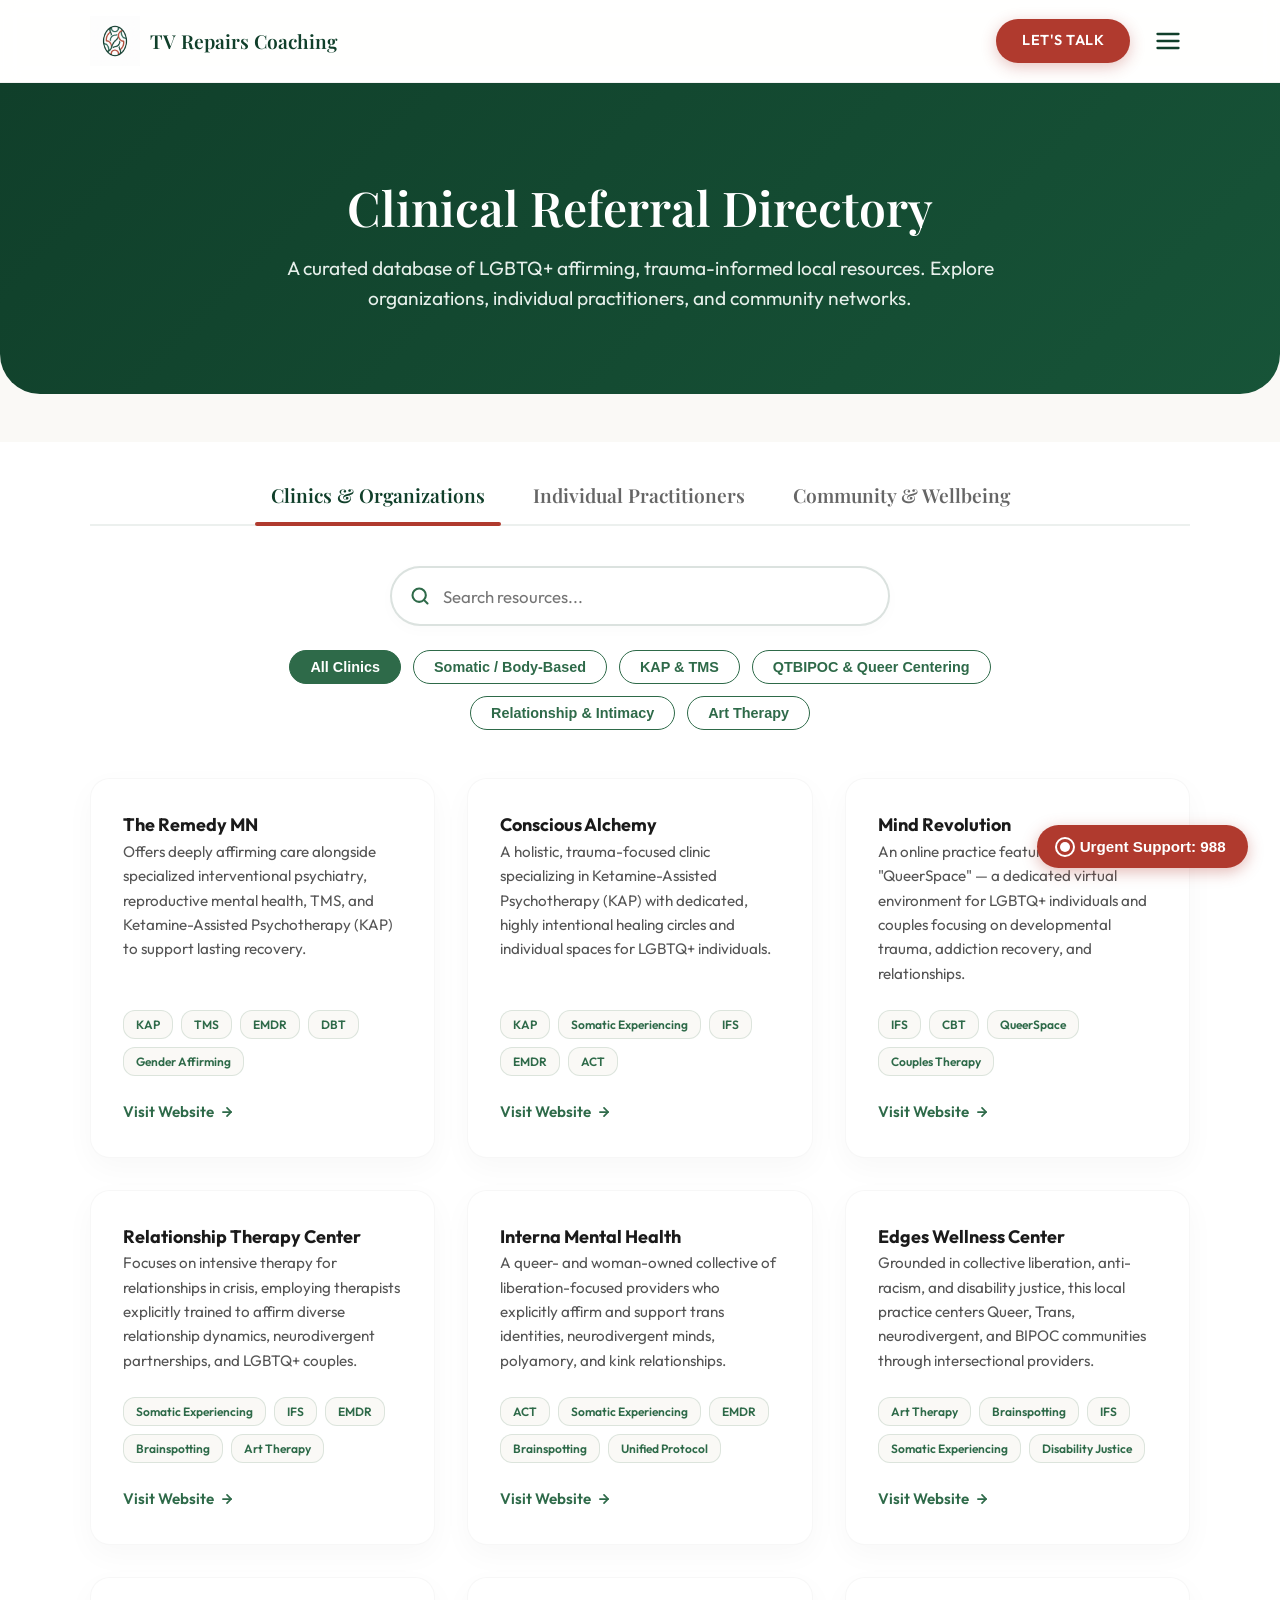
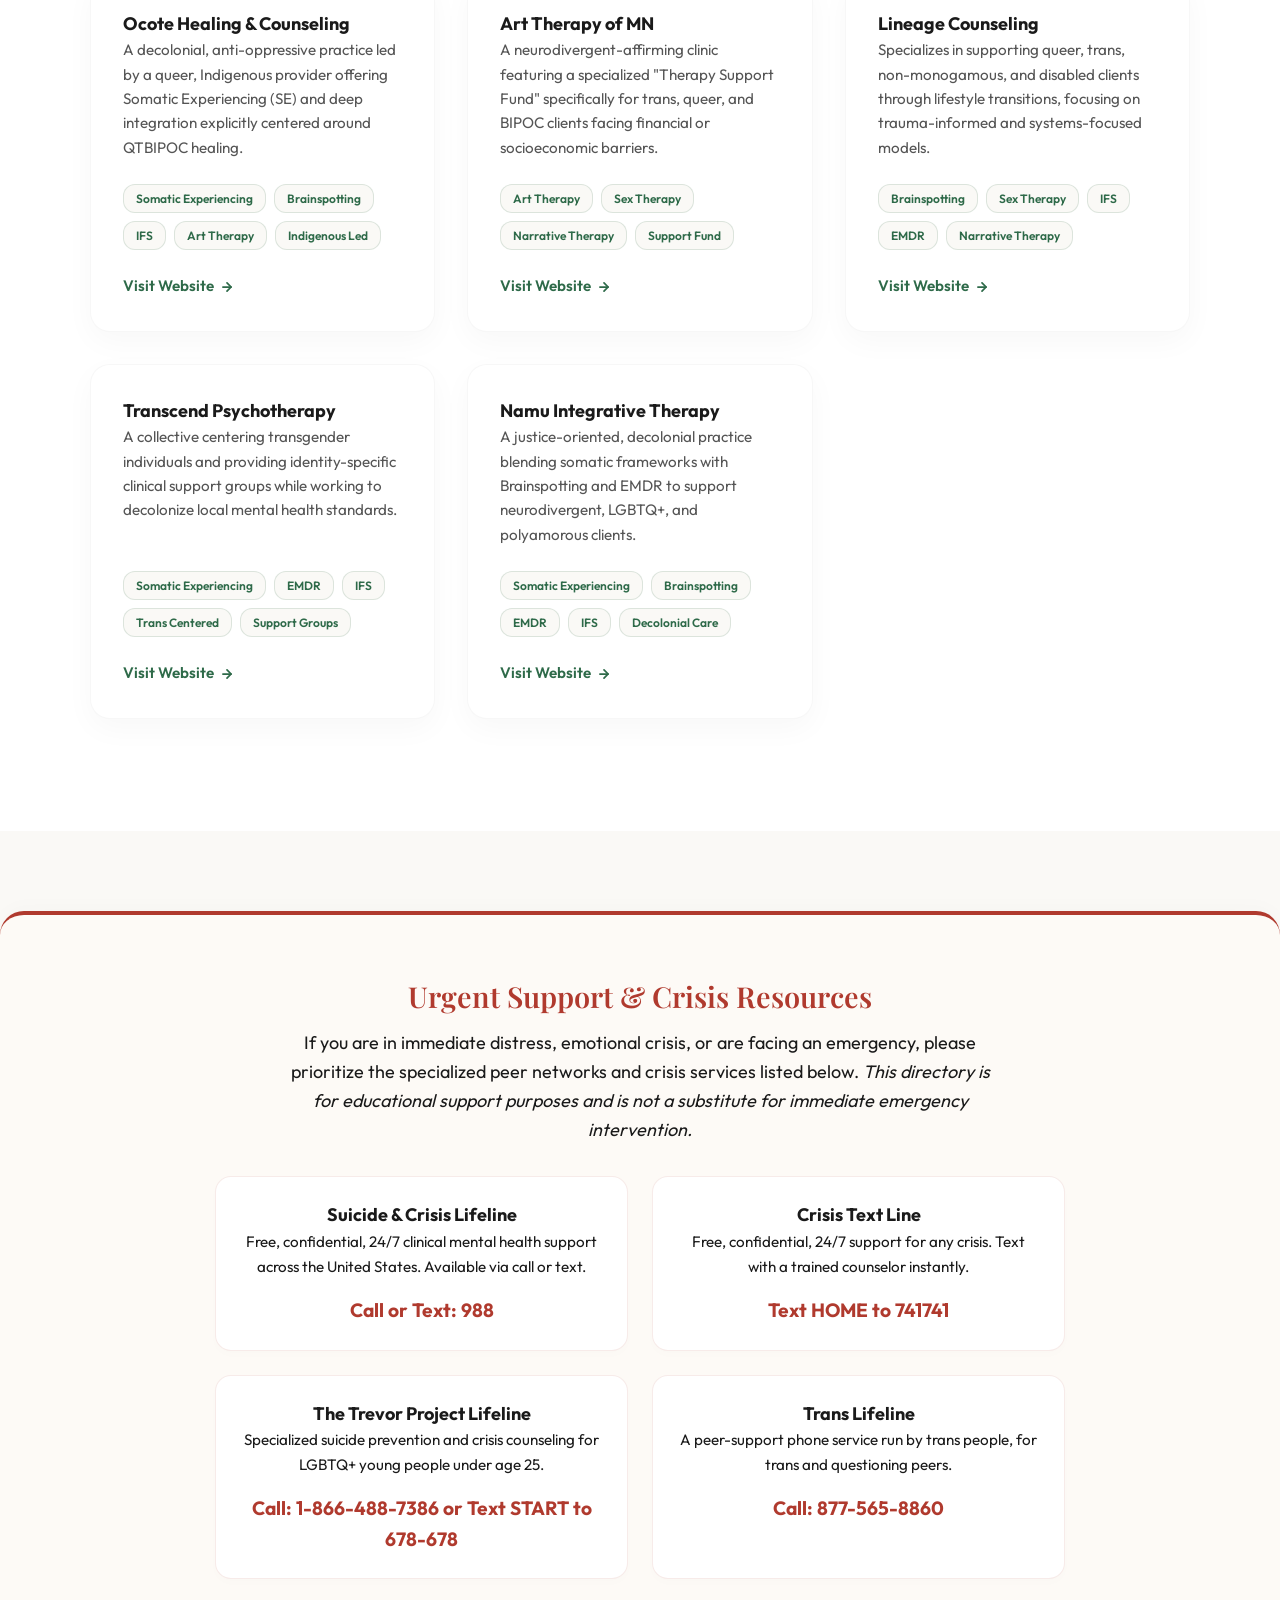
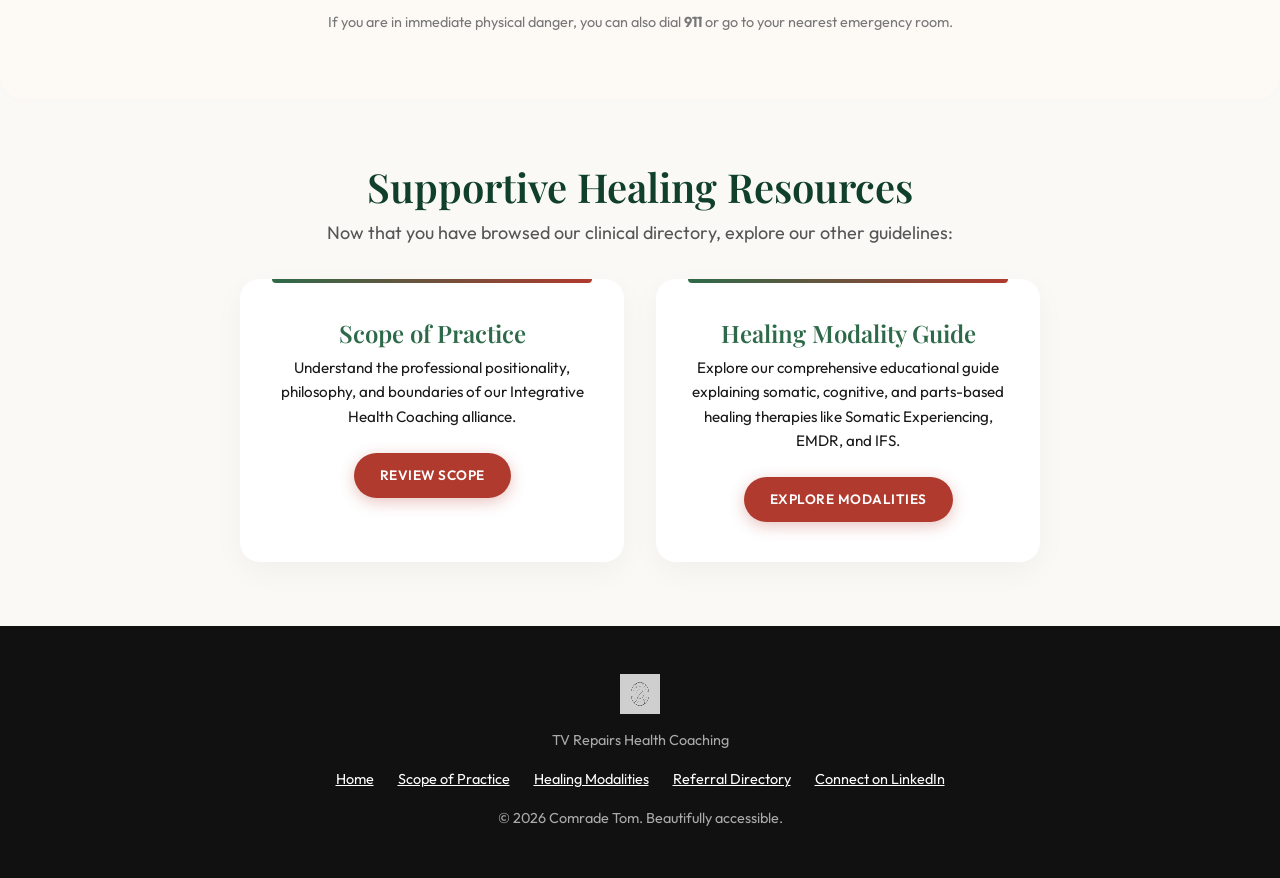
<file: referral-directory.html>
<!DOCTYPE html>
<html lang="en">
<head>
    <meta charset="UTF-8">
    <meta name="viewport" content="width=device-width, initial-scale=1.0">
    <title>Clinical Referral Directory | TV Repairs Coaching</title>
    <meta name="description" content="A curated directory of LGBTQ+ affirming, trauma-informed clinical clinics, individual practitioners, and community wellbeing resources in Minnesota.">
    <link rel="stylesheet" href="style.css">
    <link rel="stylesheet" href="scope-style.css">
    
    <!-- Favicon -->
    <link rel="icon" type="image/png" href="assets/soft_turtle_logo.png">

    <link rel="preconnect" href="https://fonts.googleapis.com">
    <link rel="preconnect" href="https://fonts.gstatic.com" crossorigin>
    <link href="https://fonts.googleapis.com/css2?family=Outfit:wght@300;400;600&family=Playfair+Display:ital,wght@0,600;1,600&display=swap" rel="stylesheet">

    <!-- Microsoft Clarity Tracking Code -->
    <script type="text/javascript">
        (function(c,l,a,r,i,t,y){
            c[a]=c[a]||function(){(c[a].q=c[a].q||[]).push(arguments)};
            t=l.createElement(r);t.async=1;t.src="https://www.clarity.ms/tag/"+i;
            y=l.getElementsByTagName(r)[0];y.parentNode.insertBefore(t,y);
        })(window,document,"clarity","script","wxhlk063t3");
    </script>

    <!-- Umami Analytics -->
    <script defer src="https://cloud.umami.is/script.js" data-website-id="bafd35c1-83fb-4030-bc0c-ec8f1645795d"></script>
</head>
<body>
    <header class="site-header">
        <div class="container header-container">
            <div class="logo">
                <a href="index.html" style="display: flex; align-items: center; gap: 10px; text-decoration: none;">
                    <img src="assets/soft_turtle_logo.png" alt="Line drawing of a sea turtle, logo for TV Repairs Health Coaching" class="logo-img">
                    <span class="logo-text">TV Repairs Coaching</span>
                </a>
            </div>
            <nav aria-label="Main Navigation" class="main-nav">
                <div class="nav-actions">
                    <a href="index.html#contact" class="btn btn-primary nav-cta">Let's Talk</a>
                    <button class="menu-toggle" id="menu-toggle" aria-label="Toggle navigation menu" aria-expanded="false" aria-controls="dropdown-menu">
                        <svg width="28" height="28" viewBox="0 0 24 24" fill="none" stroke="var(--color-green-dark)" stroke-width="2" stroke-linecap="round" stroke-linejoin="round">
                            <line x1="3" y1="12" x2="21" y2="12"></line>
                            <line x1="3" y1="6" x2="21" y2="6"></line>
                            <line x1="3" y1="18" x2="21" y2="18"></line>
                        </svg>
                    </button>
                </div>
                <!-- Dropdown Menu -->
                <div id="dropdown-menu" class="dropdown-menu">
                    <ul class="dropdown-links">
                        <li><a href="index.html#who-i-work-with">Who I Work With</a></li>
                        <li><a href="index.html#services">My Services</a></li>
                        <li><a href="index.html#process">How It Works</a></li>
                        <li style="border-top: 1px solid rgba(16, 63, 42, 0.1); margin-top: 0.5rem; padding-top: 0.5rem;"><a href="scope-of-practice.html">Scope of Practice</a></li>
                        <li><a href="healing-modalities.html">Healing Modalities</a></li>
                        <li><a href="referral-directory.html" style="color: var(--color-red-accent);">Referral Directory</a></li>
                    </ul>
                </div>
            </nav>
        </div>
    </header>

    <main>
        <!-- Hero Header -->
        <section class="scope-hero" aria-labelledby="directory-hero-title">
            <div class="container">
                <h1 id="directory-hero-title">Clinical Referral Directory</h1>
                <p>A curated database of LGBTQ+ affirming, trauma-informed local resources. Explore organizations, individual practitioners, and community networks.</p>
            </div>
        </section>

        <!-- Directory Section -->
        <section class="section bg-light" style="padding-top: 2rem;">
            <div class="container">
                
                <!-- Main Directory Tabs -->
                <div class="directory-tabs" role="tablist" aria-label="Referral sections">
                    <button class="dir-tab-btn active" role="tab" aria-selected="true" aria-controls="panel-organizations" id="tab-organizations">Clinics & Organizations</button>
                    <button class="dir-tab-btn" role="tab" aria-selected="false" aria-controls="panel-individuals" id="tab-individuals">Individual Practitioners</button>
                    <button class="dir-tab-btn" role="tab" aria-selected="false" aria-controls="panel-community" id="tab-community">Community & Wellbeing</button>
                </div>

                <!-- Search & Filters -->
                <div class="directory-controls">
                    <div class="search-wrapper">
                        <svg class="search-icon" width="20" height="20" viewBox="0 0 24 24" fill="none" stroke="currentColor" stroke-width="2.5" stroke-linecap="round" stroke-linejoin="round" aria-hidden="true">
                            <circle cx="11" cy="11" r="8"></circle>
                            <line x1="21" y1="21" x2="16.65" y2="16.65"></line>
                        </svg>
                        <input type="text" id="dir-search" class="search-input" placeholder="Search resources..." aria-label="Search referral directory">
                    </div>

                    <!-- Tab 1 Filters: Clinics & Organizations -->
                    <div class="filter-pills active-pills" id="pills-organizations" role="group" aria-label="Filter organizations by category">
                        <button class="filter-pill active" data-filter="all">All Clinics</button>
                        <button class="filter-pill" data-filter="somatic">Somatic / Body-Based</button>
                        <button class="filter-pill" data-filter="kap-tms">KAP & TMS</button>
                        <button class="filter-pill" data-filter="queer">QTBIPOC & Queer Centering</button>
                        <button class="filter-pill" data-filter="relationship">Relationship & Intimacy</button>
                        <button class="filter-pill" data-filter="art">Art Therapy</button>
                    </div>

                    <!-- Tab 2 Filters: Individual Practitioners -->
                    <div class="filter-pills" id="pills-individuals" role="group" aria-label="Filter individual practitioners by category" style="display: none;">
                        <button class="filter-pill active" data-filter="all">All Practitioners</button>
                        <button class="filter-pill" data-filter="cbt-dbt">CBT / DBT Tools</button>
                        <button class="filter-pill" data-filter="ifs-act">IFS & ACT</button>
                        <button class="filter-pill" data-filter="somatic-emdr">EMDR & Somatic</button>
                        <button class="filter-pill" data-filter="sex-intimacy">Sex & Intimacy</button>
                        <button class="filter-pill" data-filter="pre-licensed">Pre-Licensed Support</button>
                    </div>

                    <!-- Tab 3 Filters: Community Resources -->
                    <div class="filter-pills" id="pills-community" role="group" aria-label="Filter community resources by category" style="display: none;">
                        <button class="filter-pill active" data-filter="all">All Resources</button>
                        <button class="filter-pill" data-filter="advocacy-support">Advocacy & Support</button>
                        <button class="filter-pill" data-filter="recovery-spirit">Recovery & Spiritual</button>
                        <button class="filter-pill" data-filter="social-fitness">Social & Fitness</button>
                        <button class="filter-pill" data-filter="peer-urgent">Peer Support & Urgent Care</button>
                    </div>
                </div>

                <!-- Fallback "No Results" Panel -->
                <div class="no-results" id="no-results-msg" style="display: none; max-width: 800px; margin: 0 auto 2rem;">
                    <svg width="48" height="48" viewBox="0 0 24 24" fill="none" stroke="#777" stroke-width="2" stroke-linecap="round" stroke-linejoin="round" style="margin-bottom: 1rem;">
                        <circle cx="11" cy="11" r="8"></circle>
                        <line x1="21" y1="21" x2="16.65" y2="16.65"></line>
                        <line x1="8" y1="11" x2="14" y2="11"></line>
                    </svg>
                    <p>No referrals match your current search criteria.</p>
                    <button class="btn btn-primary" id="clear-filters-btn" style="padding: 0.5rem 1.5rem; font-size: 0.9rem;">Clear Search & Filters</button>
                </div>

                <!-- ================= TAB 1: CLINICS & ORGANIZATIONS ================= -->
                <div class="directory-panel active" id="panel-organizations" role="tabpanel" aria-labelledby="tab-organizations">
                    <div class="directory-grid">
                        
                        <!-- The Remedy MN -->
                        <article class="directory-card" data-tags="kap-tms somatic queer">
                            <h4>The Remedy MN</h4>
                            <p>Offers deeply affirming care alongside specialized interventional psychiatry, reproductive mental health, TMS, and Ketamine-Assisted Psychotherapy (KAP) to support lasting recovery.</p>
                            <div class="directory-badges">
                                <span class="directory-badge">KAP</span>
                                <span class="directory-badge">TMS</span>
                                <span class="directory-badge">EMDR</span>
                                <span class="directory-badge">DBT</span>
                                <span class="directory-badge">Gender Affirming</span>
                            </div>
                            <a href="https://theremedymn.com/" target="_blank" class="card-link" aria-label="Visit The Remedy MN website">
                                Visit Website 
                                <svg width="14" height="14" viewBox="0 0 24 24" fill="none" stroke="currentColor" stroke-width="3" stroke-linecap="round" stroke-linejoin="round" aria-hidden="true">
                                    <line x1="5" y1="12" x2="19" y2="12"></line>
                                    <polyline points="12 5 19 12 12 19"></polyline>
                                </svg>
                            </a>
                        </article>

                        <!-- Conscious Alchemy -->
                        <article class="directory-card" data-tags="kap-tms somatic queer">
                            <h4>Conscious Alchemy</h4>
                            <p>A holistic, trauma-focused clinic specializing in Ketamine-Assisted Psychotherapy (KAP) with dedicated, highly intentional healing circles and individual spaces for LGBTQ+ individuals.</p>
                            <div class="directory-badges">
                                <span class="directory-badge">KAP</span>
                                <span class="directory-badge">Somatic Experiencing</span>
                                <span class="directory-badge">IFS</span>
                                <span class="directory-badge">EMDR</span>
                                <span class="directory-badge">ACT</span>
                            </div>
                            <a href="https://consciousalchemy.co/" target="_blank" class="card-link" aria-label="Visit Conscious Alchemy website">
                                Visit Website 
                                <svg width="14" height="14" viewBox="0 0 24 24" fill="none" stroke="currentColor" stroke-width="3" stroke-linecap="round" stroke-linejoin="round" aria-hidden="true">
                                    <line x1="5" y1="12" x2="19" y2="12"></line>
                                    <polyline points="12 5 19 12 12 19"></polyline>
                                </svg>
                            </a>
                        </article>

                        <!-- Mind Revolution -->
                        <article class="directory-card" data-tags="queer relationship">
                            <h4>Mind Revolution</h4>
                            <p>An online practice featuring "QueerSpace" — a dedicated virtual environment for LGBTQ+ individuals and couples focusing on developmental trauma, addiction recovery, and relationships.</p>
                            <div class="directory-badges">
                                <span class="directory-badge">IFS</span>
                                <span class="directory-badge">CBT</span>
                                <span class="directory-badge">QueerSpace</span>
                                <span class="directory-badge">Couples Therapy</span>
                            </div>
                            <a href="https://www.mindrevolutiontherapy.com/" target="_blank" class="card-link" aria-label="Visit Mind Revolution website">
                                Visit Website 
                                <svg width="14" height="14" viewBox="0 0 24 24" fill="none" stroke="currentColor" stroke-width="3" stroke-linecap="round" stroke-linejoin="round" aria-hidden="true">
                                    <line x1="5" y1="12" x2="19" y2="12"></line>
                                    <polyline points="12 5 19 12 12 19"></polyline>
                                </svg>
                            </a>
                        </article>

                        <!-- Relationship Therapy Center -->
                        <article class="directory-card" data-tags="relationship somatic">
                            <h4>Relationship Therapy Center</h4>
                            <p>Focuses on intensive therapy for relationships in crisis, employing therapists explicitly trained to affirm diverse relationship dynamics, neurodivergent partnerships, and LGBTQ+ couples.</p>
                            <div class="directory-badges">
                                <span class="directory-badge">Somatic Experiencing</span>
                                <span class="directory-badge">IFS</span>
                                <span class="directory-badge">EMDR</span>
                                <span class="directory-badge">Brainspotting</span>
                                <span class="directory-badge">Art Therapy</span>
                            </div>
                            <a href="https://www.mncouplescounseling.com/" target="_blank" class="card-link" aria-label="Visit Relationship Therapy Center website">
                                Visit Website 
                                <svg width="14" height="14" viewBox="0 0 24 24" fill="none" stroke="currentColor" stroke-width="3" stroke-linecap="round" stroke-linejoin="round" aria-hidden="true">
                                    <line x1="5" y1="12" x2="19" y2="12"></line>
                                    <polyline points="12 5 19 12 12 19"></polyline>
                                </svg>
                            </a>
                        </article>

                        <!-- Interna Mental Health -->
                        <article class="directory-card" data-tags="queer somatic relationship">
                            <h4>Interna Mental Health</h4>
                            <p>A queer- and woman-owned collective of liberation-focused providers who explicitly affirm and support trans identities, neurodivergent minds, polyamory, and kink relationships.</p>
                            <div class="directory-badges">
                                <span class="directory-badge">ACT</span>
                                <span class="directory-badge">Somatic Experiencing</span>
                                <span class="directory-badge">EMDR</span>
                                <span class="directory-badge">Brainspotting</span>
                                <span class="directory-badge">Unified Protocol</span>
                            </div>
                            <a href="https://internamentalhealth.com/" target="_blank" class="card-link" aria-label="Visit Interna Mental Health website">
                                Visit Website 
                                <svg width="14" height="14" viewBox="0 0 24 24" fill="none" stroke="currentColor" stroke-width="3" stroke-linecap="round" stroke-linejoin="round" aria-hidden="true">
                                    <line x1="5" y1="12" x2="19" y2="12"></line>
                                    <polyline points="12 5 19 12 12 19"></polyline>
                                </svg>
                            </a>
                        </article>

                        <!-- Edges Wellness Center -->
                        <article class="directory-card" data-tags="queer art somatic">
                            <h4>Edges Wellness Center</h4>
                            <p>Grounded in collective liberation, anti-racism, and disability justice, this local practice centers Queer, Trans, neurodivergent, and BIPOC communities through intersectional providers.</p>
                            <div class="directory-badges">
                                <span class="directory-badge">Art Therapy</span>
                                <span class="directory-badge">Brainspotting</span>
                                <span class="directory-badge">IFS</span>
                                <span class="directory-badge">Somatic Experiencing</span>
                                <span class="directory-badge">Disability Justice</span>
                            </div>
                            <a href="https://edgeswellness.com/" target="_blank" class="card-link" aria-label="Visit Edges Wellness Center website">
                                Visit Website 
                                <svg width="14" height="14" viewBox="0 0 24 24" fill="none" stroke="currentColor" stroke-width="3" stroke-linecap="round" stroke-linejoin="round" aria-hidden="true">
                                    <line x1="5" y1="12" x2="19" y2="12"></line>
                                    <polyline points="12 5 19 12 12 19"></polyline>
                                </svg>
                            </a>
                        </article>

                        <!-- Ocote Healing & Counseling -->
                        <article class="directory-card" data-tags="queer somatic art">
                            <h4>Ocote Healing & Counseling</h4>
                            <p>A decolonial, anti-oppressive practice led by a queer, Indigenous provider offering Somatic Experiencing (SE) and deep integration explicitly centered around QTBIPOC healing.</p>
                            <div class="directory-badges">
                                <span class="directory-badge">Somatic Experiencing</span>
                                <span class="directory-badge">Brainspotting</span>
                                <span class="directory-badge">IFS</span>
                                <span class="directory-badge">Art Therapy</span>
                                <span class="directory-badge">Indigenous Led</span>
                            </div>
                            <a href="https://www.ocotehealingandcounseling.com/" target="_blank" class="card-link" aria-label="Visit Ocote Healing & Counseling website">
                                Visit Website 
                                <svg width="14" height="14" viewBox="0 0 24 24" fill="none" stroke="currentColor" stroke-width="3" stroke-linecap="round" stroke-linejoin="round" aria-hidden="true">
                                    <line x1="5" y1="12" x2="19" y2="12"></line>
                                    <polyline points="12 5 19 12 12 19"></polyline>
                                </svg>
                            </a>
                        </article>

                        <!-- Art Therapy of MN -->
                        <article class="directory-card" data-tags="art queer relationship">
                            <h4>Art Therapy of MN</h4>
                            <p>A neurodivergent-affirming clinic featuring a specialized "Therapy Support Fund" specifically for trans, queer, and BIPOC clients facing financial or socioeconomic barriers.</p>
                            <div class="directory-badges">
                                <span class="directory-badge">Art Therapy</span>
                                <span class="directory-badge">Sex Therapy</span>
                                <span class="directory-badge">Narrative Therapy</span>
                                <span class="directory-badge">Support Fund</span>
                            </div>
                            <a href="https://arttherapymn.com/" target="_blank" class="card-link" aria-label="Visit Art Therapy of MN website">
                                Visit Website 
                                <svg width="14" height="14" viewBox="0 0 24 24" fill="none" stroke="currentColor" stroke-width="3" stroke-linecap="round" stroke-linejoin="round" aria-hidden="true">
                                    <line x1="5" y1="12" x2="19" y2="12"></line>
                                    <polyline points="12 5 19 12 12 19"></polyline>
                                </svg>
                            </a>
                        </article>

                        <!-- Lineage Counseling -->
                        <article class="directory-card" data-tags="queer somatic relationship">
                            <h4>Lineage Counseling</h4>
                            <p>Specializes in supporting queer, trans, non-monogamous, and disabled clients through lifestyle transitions, focusing on trauma-informed and systems-focused models.</p>
                            <div class="directory-badges">
                                <span class="directory-badge">Brainspotting</span>
                                <span class="directory-badge">Sex Therapy</span>
                                <span class="directory-badge">IFS</span>
                                <span class="directory-badge">EMDR</span>
                                <span class="directory-badge">Narrative Therapy</span>
                            </div>
                            <a href="https://lineagecounseling.com/" target="_blank" class="card-link" aria-label="Visit Lineage Counseling website">
                                Visit Website 
                                <svg width="14" height="14" viewBox="0 0 24 24" fill="none" stroke="currentColor" stroke-width="3" stroke-linecap="round" stroke-linejoin="round" aria-hidden="true">
                                    <line x1="5" y1="12" x2="19" y2="12"></line>
                                    <polyline points="12 5 19 12 12 19"></polyline>
                                </svg>
                            </a>
                        </article>

                        <!-- Transcend Psychotherapy -->
                        <article class="directory-card" data-tags="queer somatic">
                            <h4>Transcend Psychotherapy</h4>
                            <p>A collective centering transgender individuals and providing identity-specific clinical support groups while working to decolonize local mental health standards.</p>
                            <div class="directory-badges">
                                <span class="directory-badge">Somatic Experiencing</span>
                                <span class="directory-badge">EMDR</span>
                                <span class="directory-badge">IFS</span>
                                <span class="directory-badge">Trans Centered</span>
                                <span class="directory-badge">Support Groups</span>
                            </div>
                            <a href="https://transcendpsychotherapy.com/" target="_blank" class="card-link" aria-label="Visit Transcend Psychotherapy website">
                                Visit Website 
                                <svg width="14" height="14" viewBox="0 0 24 24" fill="none" stroke="currentColor" stroke-width="3" stroke-linecap="round" stroke-linejoin="round" aria-hidden="true">
                                    <line x1="5" y1="12" x2="19" y2="12"></line>
                                    <polyline points="12 5 19 12 12 19"></polyline>
                                </svg>
                            </a>
                        </article>

                        <!-- Namu Integrative Therapy -->
                        <article class="directory-card" data-tags="somatic queer art">
                            <h4>Namu Integrative Therapy</h4>
                            <p>A justice-oriented, decolonial practice blending somatic frameworks with Brainspotting and EMDR to support neurodivergent, LGBTQ+, and polyamorous clients.</p>
                            <div class="directory-badges">
                                <span class="directory-badge">Somatic Experiencing</span>
                                <span class="directory-badge">Brainspotting</span>
                                <span class="directory-badge">EMDR</span>
                                <span class="directory-badge">IFS</span>
                                <span class="directory-badge">Decolonial Care</span>
                            </div>
                            <a href="https://www.namuintegrative.com/" target="_blank" class="card-link" aria-label="Visit Namu Integrative Therapy website">
                                Visit Website 
                                <svg width="14" height="14" viewBox="0 0 24 24" fill="none" stroke="currentColor" stroke-width="3" stroke-linecap="round" stroke-linejoin="round" aria-hidden="true">
                                    <line x1="5" y1="12" x2="19" y2="12"></line>
                                    <polyline points="12 5 19 12 12 19"></polyline>
                                </svg>
                            </a>
                        </article>

                    </div>
                </div>

                <!-- ================= TAB 2: INDIVIDUAL PRACTITIONERS ================= -->
                <div class="directory-panel" id="panel-individuals" role="tabpanel" aria-labelledby="tab-individuals">
                    <div class="directory-grid">
                        
                        <!-- Krystyna Kaminski -->
                        <article class="directory-card" data-tags="cbt-dbt">
                            <h4>Krystyna Kaminski, LGSW</h4>
                            <p>Affirms LGBTQ+ and neurodivergent (ADHD/Autism) identities through a structured, highly actionable "no-BS" approach focused on core behavioral tools for high-achievers experiencing burnout.</p>
                            <div class="directory-badges">
                                <span class="directory-badge">CBT</span>
                                <span class="directory-badge">DBT</span>
                                <span class="directory-badge">High-Achievers</span>
                                <span class="directory-badge">Neurodivergent Affirming</span>
                            </div>
                            <a href="https://www.psychologytoday.com/us/therapists/krystyna-kaminski-saint-paul-mn/1689574" target="_blank" class="card-link" aria-label="Visit Krystyna Kaminski's profile">
                                View Profile 
                                <svg width="14" height="14" viewBox="0 0 24 24" fill="none" stroke="currentColor" stroke-width="3" stroke-linecap="round" stroke-linejoin="round" aria-hidden="true">
                                    <line x1="5" y1="12" x2="19" y2="12"></line>
                                    <polyline points="12 5 19 12 12 19"></polyline>
                                </svg>
                            </a>
                        </article>

                        <!-- Samara Fairwell -->
                        <article class="directory-card" data-tags="ifs-act">
                            <h4>Samara Fairwell, LPCC</h4>
                            <p>Utilizes an explicitly feminist, decolonized therapeutic framework to support the LGBTQ+ community and "neuro-spicy" individuals navigating complex developmental trauma and menopause transitions.</p>
                            <div class="directory-badges">
                                <span class="directory-badge">IFS</span>
                                <span class="directory-badge">DBT</span>
                                <span class="directory-badge">Feminist Therapy</span>
                                <span class="directory-badge">Life Transitions</span>
                            </div>
                            <a href="https://sagentbh.com/our-providers/samara-fairwell/" target="_blank" class="card-link" aria-label="Visit Samara Fairwell's provider profile">
                                View Profile 
                                <svg width="14" height="14" viewBox="0 0 24 24" fill="none" stroke="currentColor" stroke-width="3" stroke-linecap="round" stroke-linejoin="round" aria-hidden="true">
                                    <line x1="5" y1="12" x2="19" y2="12"></line>
                                    <polyline points="12 5 19 12 12 19"></polyline>
                                </svg>
                            </a>
                        </article>

                        <!-- Rick Laska -->
                        <article class="directory-card" data-tags="sex-intimacy somatic-emdr">
                            <h4>Rick Laska, MA, LPCC</h4>
                            <p>A Certified Sex Therapist providing affirmative care for sexual identity, alternative relationship models, and intimacy, uniquely offering safe psychedelic integration support alongside traditional therapy.</p>
                            <div class="directory-badges">
                                <span class="directory-badge">Sex Therapy</span>
                                <span class="directory-badge">KAP Integration</span>
                                <span class="directory-badge">Intimacy</span>
                                <span class="directory-badge">LGBTQ+ Affirming</span>
                            </div>
                            <a href="https://www.laskatherapy.com/" target="_blank" class="card-link" aria-label="Visit Rick Laska's website">
                                Visit Website 
                                <svg width="14" height="14" viewBox="0 0 24 24" fill="none" stroke="currentColor" stroke-width="3" stroke-linecap="round" stroke-linejoin="round" aria-hidden="true">
                                    <line x1="5" y1="12" x2="19" y2="12"></line>
                                    <polyline points="12 5 19 12 12 19"></polyline>
                                </svg>
                            </a>
                        </article>

                        <!-- Jules Waligora -->
                        <article class="directory-card" data-tags="somatic-emdr sex-intimacy pre-licensed">
                            <h4>Jules Waligora, MA</h4>
                            <p>Cultivates a sex-positive, ENM/kink-affirming, and warm environment using humor to support queer and neurodivergent clients navigating misophonia, OCD, and complex dissociative trauma.</p>
                            <div class="directory-badges">
                                <span class="directory-badge">EMDR</span>
                                <span class="directory-badge">Pre-Licensed Professional</span>
                                <span class="directory-badge">Kink Affirming</span>
                                <span class="directory-badge">OCD & Trauma</span>
                            </div>
                            <p style="font-size:0.8rem; color:#888; font-style:italic; margin-top:-0.5rem; margin-bottom:1rem;">Supervised by a licensed clinical sponsor.</p>
                            <a href="https://www.psychologytoday.com/us/therapists/jules-waligora-saint-paul-mn/1606205" target="_blank" class="card-link" aria-label="Visit Jules Waligora's profile">
                                View Profile 
                                <svg width="14" height="14" viewBox="0 0 24 24" fill="none" stroke="currentColor" stroke-width="3" stroke-linecap="round" stroke-linejoin="round" aria-hidden="true">
                                    <line x1="5" y1="12" x2="19" y2="12"></line>
                                    <polyline points="12 5 19 12 12 19"></polyline>
                                </svg>
                            </a>
                        </article>

                        <!-- Augustin Kendall -->
                        <article class="directory-card" data-tags="ifs-act somatic-emdr sex-intimacy">
                            <h4>Augustin Kendall, LPCC</h4>
                            <p>Co-creates a fiercely liberatory, trauma-informed healing space rooted in Disability Justice, focusing on LGBTQ+ individuals, alternative relationship styles (kink/BDSM), and medical trauma.</p>
                            <div class="directory-badges">
                                <span class="directory-badge">IFS</span>
                                <span class="directory-badge">Brainspotting</span>
                                <span class="directory-badge">Disability Justice</span>
                                <span class="directory-badge">Medical Trauma</span>
                            </div>
                            <a href="https://augustinkendalltherapy.com/" target="_blank" class="card-link" aria-label="Visit Augustin Kendall's website">
                                Visit Website 
                                <svg width="14" height="14" viewBox="0 0 24 24" fill="none" stroke="currentColor" stroke-width="3" stroke-linecap="round" stroke-linejoin="round" aria-hidden="true">
                                    <line x1="5" y1="12" x2="19" y2="12"></line>
                                    <polyline points="12 5 19 12 12 19"></polyline>
                                </svg>
                            </a>
                        </article>

                        <!-- Alicia Losier -->
                        <article class="directory-card" data-tags="ifs-act">
                            <h4>Alicia Losier, LMFT</h4>
                            <p>Offers warm, anti-oppressive trauma-informed support specializing in helping clients navigate, gain clarity on, and safely disengage from toxic or unsupportive family cycles.</p>
                            <div class="directory-badges">
                                <span class="directory-badge">Narrative Therapy</span>
                                <span class="directory-badge">Toxic Family Cycles</span>
                                <span class="directory-badge">LMFT</span>
                            </div>
                            <a href="https://www.psychologytoday.com/us/therapists/alicia-losier-golden-valley-mn/1214722" target="_blank" class="card-link" aria-label="Visit Alicia Losier's profile">
                                View Profile 
                                <svg width="14" height="14" viewBox="0 0 24 24" fill="none" stroke="currentColor" stroke-width="3" stroke-linecap="round" stroke-linejoin="round" aria-hidden="true">
                                    <line x1="5" y1="12" x2="19" y2="12"></line>
                                    <polyline points="12 5 19 12 12 19"></polyline>
                                </svg>
                            </a>
                        </article>

                        <!-- Anna Blonigen -->
                        <article class="directory-card" data-tags="ifs-act pre-licensed">
                            <h4>Anna Blonigen, MS</h4>
                            <p>A queer, nonbinary pre-licensed professional offering a deeply compassionate, identity-affirming space to help LGBTQ+ individuals process anxiety, shame, and transition stressors.</p>
                            <div class="directory-badges">
                                <span class="directory-badge">ACT</span>
                                <span class="directory-badge">Pre-Licensed Professional</span>
                                <span class="directory-badge">Queer & Nonbinary</span>
                            </div>
                            <p style="font-size:0.8rem; color:#888; font-style:italic; margin-top:-0.5rem; margin-bottom:1rem;">Supervised by a licensed clinical sponsor.</p>
                            <a href="https://www.luxwellnessmn.com/anna-blonigen" target="_blank" class="card-link" aria-label="Visit Anna Blonigen's profile">
                                View Profile 
                                <svg width="14" height="14" viewBox="0 0 24 24" fill="none" stroke="currentColor" stroke-width="3" stroke-linecap="round" stroke-linejoin="round" aria-hidden="true">
                                    <line x1="5" y1="12" x2="19" y2="12"></line>
                                    <polyline points="12 5 19 12 12 19"></polyline>
                                </svg>
                            </a>
                        </article>

                        <!-- Hannah Bech -->
                        <article class="directory-card" data-tags="sex-intimacy pre-licensed">
                            <h4>Hannah Bech, BA</h4>
                            <p>Grounded in reproductive justice, Hannah co-creates affirming counseling spaces focusing on LGBTQ+ couples, neurodivergent (ADHD) partnerships, and perinatal mental health transitions.</p>
                            <div class="directory-badges">
                                <span class="directory-badge">Couples Counseling</span>
                                <span class="directory-badge">Perinatal Health</span>
                                <span class="directory-badge">Pre-Licensed Professional</span>
                                <span class="directory-badge">Reproductive Justice</span>
                            </div>
                            <p style="font-size:0.8rem; color:#888; font-style:italic; margin-top:-0.5rem; margin-bottom:1rem;">Supervised by a licensed clinical sponsor.</p>
                            <a href="https://mnmentalhealthconsulting.com/hannah-bech/" target="_blank" class="card-link" aria-label="Visit Hannah Bech's profile">
                                View Profile 
                                <svg width="14" height="14" viewBox="0 0 24 24" fill="none" stroke="currentColor" stroke-width="3" stroke-linecap="round" stroke-linejoin="round" aria-hidden="true">
                                    <line x1="5" y1="12" x2="19" y2="12"></line>
                                    <polyline points="12 5 19 12 12 19"></polyline>
                                </svg>
                            </a>
                        </article>

                        <!-- Olivia Bates -->
                        <article class="directory-card" data-tags="somatic-emdr pre-licensed">
                            <h4>Olivia Bates, MA</h4>
                            <p>Actively welcomes polyamorous structures, LGBTQ+ partners, and interracial relationships, utilizing body-based somatic experiencing and Brainspotting to support complex family dynamics.</p>
                            <div class="directory-badges">
                                <span class="directory-badge">Brainspotting</span>
                                <span class="directory-badge">Somatic Experiencing</span>
                                <span class="directory-badge">Pre-Licensed Professional</span>
                                <span class="directory-badge">Relational Systems</span>
                            </div>
                            <p style="font-size:0.8rem; color:#888; font-style:italic; margin-top:-0.5rem; margin-bottom:1rem;">Supervised by a licensed clinical sponsor.</p>
                            <a href="https://www.psychologytoday.com/us/therapists/olivia-bates-new-brighton-mn/1317732" target="_blank" class="card-link" aria-label="Visit Olivia Bates' profile">
                                View Profile 
                                <svg width="14" height="14" viewBox="0 0 24 24" fill="none" stroke="currentColor" stroke-width="3" stroke-linecap="round" stroke-linejoin="round" aria-hidden="true">
                                    <line x1="5" y1="12" x2="19" y2="12"></line>
                                    <polyline points="12 5 19 12 12 19"></polyline>
                                </svg>
                            </a>
                        </article>

                    </div>
                </div>

                <!-- ================= TAB 3: COMMUNITY RESOURCES ================= -->
                <div class="directory-panel" id="panel-community" role="tabpanel" aria-labelledby="tab-community">
                    <div class="directory-grid">
                        
                        <!-- OutFront Minnesota -->
                        <article class="directory-card" data-tags="advocacy-support">
                            <h4>OutFront Minnesota</h4>
                            <p>Minnesota's leading LGBTQ+ advocacy organization providing direct anti-violence advocacy helplines, gender equity support, training resources, and community safety services.</p>
                            <div class="directory-badges">
                                <span class="directory-badge">Advocacy Helpline</span>
                                <span class="directory-badge">Anti-Violence</span>
                                <span class="directory-badge">Community Safety</span>
                            </div>
                            <a href="https://www.outfront.org/" target="_blank" class="card-link" aria-label="Visit OutFront Minnesota website">
                                Visit Website 
                                <svg width="14" height="14" viewBox="0 0 24 24" fill="none" stroke="currentColor" stroke-width="3" stroke-linecap="round" stroke-linejoin="round" aria-hidden="true">
                                    <line x1="5" y1="12" x2="19" y2="12"></line>
                                    <polyline points="12 5 19 12 12 19"></polyline>
                                </svg>
                            </a>
                        </article>

                        <!-- MN LGBTQ+ Therapists Network -->
                        <article class="directory-card" data-tags="advocacy-support peer-urgent">
                            <h4>MN LGBTQ+ Therapists</h4>
                            <p>A professional membership organization providing a public, highly searchable directory of queer-affirming mental health therapists and supportive clinical referrals across Minnesota.</p>
                            <div class="directory-badges">
                                <span class="directory-badge">Therapist Finder</span>
                                <span class="directory-badge">Queer Network</span>
                                <span class="directory-badge">Referrals Database</span>
                            </div>
                            <a href="https://lgbttherapists.wildapricot.org/" target="_blank" class="card-link" aria-label="Visit MN LGBTQ+ Therapists Network website">
                                Visit Website 
                                <svg width="14" height="14" viewBox="0 0 24 24" fill="none" stroke="currentColor" stroke-width="3" stroke-linecap="round" stroke-linejoin="round" aria-hidden="true">
                                    <line x1="5" y1="12" x2="19" y2="12"></line>
                                    <polyline points="12 5 19 12 12 19"></polyline>
                                </svg>
                            </a>
                        </article>

                        <!-- Gender Expansive Nutrition -->
                        <article class="directory-card" data-tags="advocacy-support">
                            <h4>Gender Expansive Nutrition</h4>
                            <p>Highly specialized nutrition and body image support specifically tailored for trans, nonbinary, and gender-diverse individuals exploring dysphoria and peaceful food relationships.</p>
                            <div class="directory-badges">
                                <span class="directory-badge">Nutrition Support</span>
                                <span class="directory-badge">Trans Affirming</span>
                                <span class="directory-badge">Body Dysphoria Care</span>
                            </div>
                            <a href="https://genderexpansivenutrition.com/" target="_blank" class="card-link" aria-label="Visit Gender Expansive Nutrition website">
                                Visit Website 
                                <svg width="14" height="14" viewBox="0 0 24 24" fill="none" stroke="currentColor" stroke-width="3" stroke-linecap="round" stroke-linejoin="round" aria-hidden="true">
                                    <line x1="5" y1="12" x2="19" y2="12"></line>
                                    <polyline points="12 5 19 12 12 19"></polyline>
                                </svg>
                            </a>
                        </article>

                        <!-- All God’s Children Metropolitan Community Church -->
                        <article class="directory-card" data-tags="recovery-spirit">
                            <h4>All God’s Children MCC</h4>
                            <p>A vibrant, long-standing spiritual community in Minneapolis established explicitly for and by LGBTQ+ individuals to foster faith, spiritual wellness, and collective advocacy.</p>
                            <div class="directory-badges">
                                <span class="directory-badge">Spiritual Wellness</span>
                                <span class="directory-badge">Affirming Faith</span>
                                <span class="directory-badge">Twin Cities Local</span>
                            </div>
                            <a href="https://www.agcmcc.org/" target="_blank" class="card-link" aria-label="Visit All God's Children MCC website">
                                Visit Website 
                                <svg width="14" height="14" viewBox="0 0 24 24" fill="none" stroke="currentColor" stroke-width="3" stroke-linecap="round" stroke-linejoin="round" aria-hidden="true">
                                    <line x1="5" y1="12" x2="19" y2="12"></line>
                                    <polyline points="12 5 19 12 12 19"></polyline>
                                </svg>
                            </a>
                        </article>

                        <!-- Out and Sober MN -->
                        <article class="directory-card" data-tags="recovery-spirit advocacy-support">
                            <h4>Out and Sober MN</h4>
                            <p>A specialized LGBTQ+ organization helping create drug-and-alcohol-free social connections, peer mentorship, and sober activities for queer individuals in addiction recovery.</p>
                            <div class="directory-badges">
                                <span class="directory-badge">Sober Connections</span>
                                <span class="directory-badge">Addiction Recovery</span>
                                <span class="directory-badge">Peer Support</span>
                            </div>
                            <a href="https://outsobermn.org/" target="_blank" class="card-link" aria-label="Visit Out and Sober MN website">
                                Visit Website 
                                <svg width="14" height="14" viewBox="0 0 24 24" fill="none" stroke="currentColor" stroke-width="3" stroke-linecap="round" stroke-linejoin="round" aria-hidden="true">
                                    <line x1="5" y1="12" x2="19" y2="12"></line>
                                    <polyline points="12 5 19 12 12 19"></polyline>
                                </svg>
                            </a>
                        </article>

                        <!-- Stonewall Sports - Twin Cities -->
                        <article class="directory-card" data-tags="social-fitness">
                            <h4>Stonewall Sports Twin Cities</h4>
                            <p>An active LGBTQ+ community sports and social league providing recreational leagues (kickball, dodgeball, etc.) to support both physical wellness and peer connections.</p>
                            <div class="directory-badges">
                                <span class="directory-badge">Social Leagues</span>
                                <span class="directory-badge">Physical Wellness</span>
                                <span class="directory-badge">Peer Connection</span>
                            </div>
                            <a href="https://sites.google.com/stonewallsports.org/stonewallsportstwincities" target="_blank" class="card-link" aria-label="Visit Stonewall Sports Twin Cities website">
                                Visit Website 
                                <svg width="14" height="14" viewBox="0 0 24 24" fill="none" stroke="currentColor" stroke-width="3" stroke-linecap="round" stroke-linejoin="round" aria-hidden="true">
                                    <line x1="5" y1="12" x2="19" y2="12"></line>
                                    <polyline points="12 5 19 12 12 19"></polyline>
                                </svg>
                            </a>
                        </article>

                        <!-- Minnesota Warmline -->
                        <article class="directory-card" data-tags="peer-urgent">
                            <h4>Minnesota Warmline</h4>
                            <p>A specialized, non-emergency telephone support line offering free peer-to-peer mental health support, active listening, and recovery resources from certified specialists.</p>
                            <div class="directory-badges">
                                <span class="directory-badge">Peer Support</span>
                                <span class="directory-badge">Non-Emergency Line</span>
                                <span class="directory-badge">Free Call or Text</span>
                            </div>
                            <p style="font-weight:600; color:var(--color-green-dark); font-size:0.95rem; margin-top:-0.5rem; margin-bottom:1.5rem;">Call 855-WARMLINE or text "Support" to 85511</p>
                            <a href="https://mentalhealthmn.org/what-we-do/peer-support/minnesota-warmline/" target="_blank" class="card-link" aria-label="Visit Minnesota Warmline website">
                                Visit Website 
                                <svg width="14" height="14" viewBox="0 0 24 24" fill="none" stroke="currentColor" stroke-width="3" stroke-linecap="round" stroke-linejoin="round" aria-hidden="true">
                                    <line x1="5" y1="12" x2="19" y2="12"></line>
                                    <polyline points="12 5 19 12 12 19"></polyline>
                                </svg>
                            </a>
                        </article>

                        <!-- Walk-In Counseling Center -->
                        <article class="directory-card" data-tags="peer-urgent">
                            <h4>Walk-In Counseling Center</h4>
                            <p>Provides free, urgent, and completely anonymous mental health counseling services in the Twin Cities. Ideal for uninsured or underinsured people needing immediate therapeutic support.</p>
                            <div class="directory-badges">
                                <span class="directory-badge">Free Urgent Care</span>
                                <span class="directory-badge">No Insurance Required</span>
                                <span class="directory-badge">Walk-In & Online</span>
                            </div>
                            <a href="https://walkin.org" target="_blank" class="card-link" aria-label="Visit Walk-In Counseling Center website">
                                Visit Website 
                                <svg width="14" height="14" viewBox="0 0 24 24" fill="none" stroke="currentColor" stroke-width="3" stroke-linecap="round" stroke-linejoin="round" aria-hidden="true">
                                    <line x1="5" y1="12" x2="19" y2="12"></line>
                                    <polyline points="12 5 19 12 12 19"></polyline>
                                </svg>
                            </a>
                        </article>

                        <!-- Quatrefoil Library -->
                        <article class="directory-card" data-tags="social-fitness advocacy-support">
                            <h4>Quatrefoil Library</h4>
                            <p>A community-centered LGBTQ+ library in Minneapolis hosting thousands of books, historical archives, and literature alongside regular queer social gatherings and groups.</p>
                            <div class="directory-badges">
                                <span class="directory-badge">Queer Literature</span>
                                <span class="directory-badge">Archives</span>
                                <span class="directory-badge">Social Gatherings</span>
                            </div>
                            <a href="https://qlibrary.org/" target="_blank" class="card-link" aria-label="Visit Quatrefoil Library website">
                                Visit Website 
                                <svg width="14" height="14" viewBox="0 0 24 24" fill="none" stroke="currentColor" stroke-width="3" stroke-linecap="round" stroke-linejoin="round" aria-hidden="true">
                                    <line x1="5" y1="12" x2="19" y2="12"></line>
                                    <polyline points="12 5 19 12 12 19"></polyline>
                                </svg>
                            </a>
                        </article>

                    </div>
                </div>

            </div>
        </section>

        <!-- Crisis / Urgent Support Banner Section -->
        <section class="crisis-section" aria-labelledby="crisis-title">
            <div class="container crisis-box">
                <h3 id="crisis-title">Urgent Support & Crisis Resources</h3>
                <p style="text-align: center; max-width: 700px; margin: 0 auto 2rem; line-height: 1.6;">If you are in immediate distress, emotional crisis, or are facing an emergency, please prioritize the specialized peer networks and crisis services listed below. <em>This directory is for educational support purposes and is not a substitute for immediate emergency intervention.</em></p>
                
                <div class="crisis-grid">
                    <!-- National Lifeline -->
                    <article class="crisis-card">
                        <h4>Suicide & Crisis Lifeline</h4>
                        <p>Free, confidential, 24/7 clinical mental health support across the United States. Available via call or text.</p>
                        <strong>Call or Text: 988</strong>
                    </article>

                    <!-- Crisis Text Line -->
                    <article class="crisis-card">
                        <h4>Crisis Text Line</h4>
                        <p>Free, confidential, 24/7 support for any crisis. Text with a trained counselor instantly.</p>
                        <strong>Text HOME to 741741</strong>
                    </article>

                    <!-- Trevor Project -->
                    <article class="crisis-card">
                        <h4>The Trevor Project Lifeline</h4>
                        <p>Specialized suicide prevention and crisis counseling for LGBTQ+ young people under age 25.</p>
                        <strong>Call: 1-866-488-7386 or Text START to 678-678</strong>
                    </article>

                    <!-- Trans Lifeline -->
                    <article class="crisis-card">
                        <h4>Trans Lifeline</h4>
                        <p>A peer-support phone service run by trans people, for trans and questioning peers.</p>
                        <strong>Call: 877-565-8860</strong>
                    </article>
                </div>

                <p style="text-align: center; font-size: 0.9rem; color: #777; margin-top: 2rem;">If you are in immediate physical danger, you can also dial <strong>911</strong> or go to your nearest emergency room.</p>
            </div>
        </section>

        <!-- Transition Call to Action Banner -->
        <section class="section" aria-labelledby="cta-transition-title" style="padding-top: 4rem; padding-bottom: 4rem;">
            <div class="container text-center">
                <h2 id="cta-transition-title" class="section-title">Supportive Healing Resources</h2>
                <p class="section-subtitle" style="margin-bottom: 2rem;">Now that you have browsed our clinical directory, explore our other guidelines:</p>
                <div class="grid cards" style="max-width: 800px; margin: 0 auto;">
                    <article class="card who-card" style="padding: 2.5rem 2rem; border-radius: 20px;">
                        <h3 style="color: var(--color-green-med);">Scope of Practice</h3>
                        <p style="font-size: 0.95rem; line-height: 1.6; margin-bottom: 1.5rem;">Understand the professional positionality, philosophy, and boundaries of our Integrative Health Coaching alliance.</p>
                        <a href="scope-of-practice.html" class="btn btn-primary" style="display: inline-block; font-size: 0.85rem; padding: 0.6rem 1.5rem;">Review Scope</a>
                    </article>
                    <article class="card who-card" style="padding: 2.5rem 2rem; border-radius: 20px;">
                        <h3 style="color: var(--color-green-med);">Healing Modality Guide</h3>
                        <p style="font-size: 0.95rem; line-height: 1.6; margin-bottom: 1.5rem;">Explore our comprehensive educational guide explaining somatic, cognitive, and parts-based healing therapies like Somatic Experiencing, EMDR, and IFS.</p>
                        <a href="healing-modalities.html" class="btn btn-primary" style="display: inline-block; font-size: 0.85rem; padding: 0.6rem 1.5rem;">Explore Modalities</a>
                    </article>
                </div>
            </div>
        </section>
    </main>

    <footer class="site-footer">
        <div class="container footer-content">
            <div class="footer-brand">
                <img src="assets/soft_turtle_logo.png" alt="Footer Logo" class="footer-logo">
                <p>TV Repairs Health Coaching</p>
            </div>
            <div class="footer-links" style="margin-top: 1rem; margin-bottom: 1rem; display: flex; justify-content: center; gap: 1.5rem; flex-wrap: wrap;">
                <a href="index.html" style="color: white; text-decoration: underline; font-size: 0.9rem;">Home</a>
                <a href="scope-of-practice.html" style="color: white; text-decoration: underline; font-size: 0.9rem;">Scope of Practice</a>
                <a href="healing-modalities.html" style="color: white; text-decoration: underline; font-size: 0.9rem;">Healing Modalities</a>
                <a href="referral-directory.html" style="color: white; text-decoration: underline; font-size: 0.9rem;">Referral Directory</a>
                <a href="https://www.linkedin.com/in/tom-vance-06584116/?lipi=urn%3Ali%3Apage%3Ad_flagship3_profile_view_base_contact_details%3BsKXPUxMFS1q%2FR0RGr6CwKg%3D%3D" target="_blank" style="color: white; text-decoration: underline; font-size: 0.9rem;">Connect on LinkedIn</a>
            </div>
            <p>&copy; <span id="year">2026</span> Comrade Tom. Beautifully accessible.</p>
        </div>
    </footer>

    <script>
        document.getElementById('year').textContent = new Date().getFullYear();

        // Menu Toggle
        document.getElementById('menu-toggle').addEventListener('click', function() {
            const menu = document.getElementById('dropdown-menu');
            const isExpanded = this.getAttribute('aria-expanded') === 'true';
            
            this.setAttribute('aria-expanded', !isExpanded);
            menu.classList.toggle('show');
        });

        // Close menu if clicking outside
        document.addEventListener('click', function(event) {
            const nav = document.querySelector('.main-nav');
            const menuToggle = document.getElementById('menu-toggle');
            const dropdownMenu = document.getElementById('dropdown-menu');
            
            if (nav && dropdownMenu && !nav.contains(event.target) && dropdownMenu.classList.contains('show')) {
                dropdownMenu.classList.remove('show');
                menuToggle.setAttribute('aria-expanded', 'false');
            }
        });

        // Tab Switching Logic
        const tabBtns = document.querySelectorAll('.dir-tab-btn');
        const panels = document.querySelectorAll('.directory-panel');
        const filterSets = document.querySelectorAll('.filter-pills');
        const searchInput = document.getElementById('dir-search');

        let activeTab = 'organizations'; // 'organizations', 'individuals', or 'community'
        let activeFilters = {
            organizations: 'all',
            individuals: 'all',
            community: 'all'
        };
        let searchQuery = '';

        tabBtns.forEach(btn => {
            btn.addEventListener('click', function() {
                const targetPanelId = this.getAttribute('aria-controls');
                
                // Switch Tab active class
                tabBtns.forEach(b => {
                    b.classList.remove('active');
                    b.setAttribute('aria-selected', 'false');
                });
                this.classList.add('active');
                this.setAttribute('aria-selected', 'true');

                // Switch Panel active class
                panels.forEach(p => p.classList.remove('active'));
                const targetPanel = document.getElementById(targetPanelId);
                targetPanel.classList.add('active');

                // Switch Filter Pills active class
                filterSets.forEach(fs => fs.style.display = 'none');
                
                activeTab = targetPanelId.replace('panel-', '');
                const targetFilterSet = document.getElementById('pills-' + activeTab);
                targetFilterSet.style.display = 'flex';

                // Reset search and apply filters
                searchInput.value = '';
                searchQuery = '';
                
                // Reset this tab's filter pill to "All"
                const activeTabPills = targetFilterSet.querySelectorAll('.filter-pill');
                activeTabPills.forEach(p => p.classList.remove('active'));
                targetFilterSet.querySelector('.filter-pill[data-filter="all"]').classList.add('active');
                activeFilters[activeTab] = 'all';

                filterDirectory();
            });
        });

        // Search & Filter Execution
        function filterDirectory() {
            const currentPanel = document.getElementById('panel-' + activeTab);
            const currentCards = currentPanel.querySelectorAll('.directory-card');
            const currentFilter = activeFilters[activeTab];
            const noResultsElement = document.getElementById('no-results-msg');

            let visibleCount = 0;
            
            currentCards.forEach(card => {
                const tags = card.getAttribute('data-tags') || '';
                const title = card.querySelector('h4').textContent.toLowerCase();
                const description = card.querySelector('p').textContent.toLowerCase();
                const badges = Array.from(card.querySelectorAll('.directory-badge'))
                                    .map(badge => badge.textContent.toLowerCase());
                
                const searchMatch = title.includes(searchQuery) || 
                                    description.includes(searchQuery) || 
                                    badges.some(badge => badge.includes(searchQuery));
                                    
                const tagMatch = (currentFilter === 'all') || tags.includes(currentFilter);
                
                if (searchMatch && tagMatch) {
                    card.style.display = 'flex';
                    visibleCount++;
                } else {
                    card.style.display = 'none';
                }
            });

            if (visibleCount === 0) {
                noResultsElement.style.display = 'block';
            } else {
                noResultsElement.style.display = 'none';
            }
        }

        // Search Input Listener
        searchInput.addEventListener('input', function(e) {
            searchQuery = e.target.value.toLowerCase().trim();
            filterDirectory();
        });

        // Filter Pills Click Listener (Delegated for all pill sets)
        document.querySelectorAll('.filter-pill').forEach(pill => {
            pill.addEventListener('click', function() {
                const pillContainer = this.parentElement;
                const siblingPills = pillContainer.querySelectorAll('.filter-pill');
                
                siblingPills.forEach(p => p.classList.remove('active'));
                this.classList.add('active');
                
                activeFilters[activeTab] = this.getAttribute('data-filter');
                filterDirectory();
            });
        });

        // Clear Filters Action
        document.getElementById('clear-filters-btn').addEventListener('click', function() {
            searchInput.value = '';
            searchQuery = '';
            
            const currentFilterSet = document.getElementById('pills-' + activeTab);
            const siblingPills = currentFilterSet.querySelectorAll('.filter-pill');
            
            siblingPills.forEach(p => p.classList.remove('active'));
            currentFilterSet.querySelector('.filter-pill[data-filter="all"]').classList.add('active');
            
            activeFilters[activeTab] = 'all';
            filterDirectory();
        });
    </script>

    <!-- Floating Crisis Support Widget -->
    <div class="crisis-widget-container" id="crisis-widget">
        <button class="crisis-widget-trigger" aria-label="Show emergency support details" aria-expanded="false" aria-controls="crisis-widget-card">
            <span class="pulse-dot"></span>
            <span class="trigger-text">Urgent Support: 988</span>
        </button>
        <div class="crisis-widget-card" id="crisis-widget-card" role="region" aria-label="Suicide & Crisis Lifeline information">
            <button class="crisis-widget-close" aria-label="Close crisis information">&times;</button>
            <h4 class="crisis-title">Suicide & Crisis Lifeline</h4>
            <p class="crisis-desc">Free, confidential, 24/7 clinical mental health support. Available via call or text.</p>
            <div class="crisis-actions">
                <a href="tel:988" class="crisis-action-btn btn-call">Call 988</a>
                <a href="sms:988" class="crisis-action-btn btn-text">Text 988</a>
            </div>
            <button class="crisis-widget-hide-btn" aria-label="Hide this widget during your visit">Hide for this visit</button>
        </div>
    </div>

    <script>
        (function() {
            const widgetContainer = document.getElementById('crisis-widget');
            if (!widgetContainer) return;

            // Check sessionStorage on load
            if (sessionStorage.getItem('hide-crisis-widget') === 'true') {
                widgetContainer.style.display = 'none';
                return;
            }

            const widgetTrigger = widgetContainer.querySelector('.crisis-widget-trigger');
            const widgetClose = widgetContainer.querySelector('.crisis-widget-close');
            const hideBtn = widgetContainer.querySelector('.crisis-widget-hide-btn');

            let dragStarted = false;
            let isDragging = false;
            let startX, startY;
            let initialLeft, initialTop;

            // Drag support for desktop
            widgetTrigger.addEventListener('mousedown', function(e) {
                if (e.button !== 0) return; // Left click only
                
                dragStarted = true;
                isDragging = false;
                startX = e.clientX;
                startY = e.clientY;
                
                const rect = widgetContainer.getBoundingClientRect();
                initialLeft = rect.left;
                initialTop = rect.top;
            });

            document.addEventListener('mousemove', function(e) {
                if (!dragStarted) return;
                
                const dx = e.clientX - startX;
                const dy = e.clientY - startY;
                
                if (Math.abs(dx) > 5 || Math.abs(dy) > 5) {
                    isDragging = true;
                    widgetContainer.classList.add('dragging');
                    
                    widgetContainer.style.bottom = 'auto';
                    widgetContainer.style.right = 'auto';
                    
                    let newLeft = initialLeft + dx;
                    let newTop = initialTop + dy;
                    
                    const pad = 10;
                    const widgetWidth = widgetContainer.offsetWidth;
                    const widgetHeight = widgetContainer.offsetHeight;
                    
                    newLeft = Math.max(pad, Math.min(newLeft, window.innerWidth - widgetWidth - pad));
                    newTop = Math.max(pad, Math.min(newTop, window.innerHeight - widgetHeight - pad));
                    
                    widgetContainer.style.left = newLeft + 'px';
                    widgetContainer.style.top = newTop + 'px';
                }
            });

            document.addEventListener('mouseup', function() {
                if (dragStarted) {
                    dragStarted = false;
                    setTimeout(() => {
                        widgetContainer.classList.remove('dragging');
                    }, 50);
                }
            });

            // Toggle Card Visibility (Avoid trigger on drag release)
            widgetTrigger.addEventListener('click', function(e) {
                e.stopPropagation();
                if (isDragging) {
                    isDragging = false;
                    return;
                }
                const isActive = widgetContainer.classList.contains('active');
                if (isActive) {
                    widgetContainer.classList.remove('active');
                    widgetTrigger.setAttribute('aria-expanded', 'false');
                } else {
                    widgetContainer.classList.add('active');
                    widgetTrigger.setAttribute('aria-expanded', 'true');
                }
            });

            // Close actions
            widgetClose.addEventListener('click', function(e) {
                e.stopPropagation();
                widgetContainer.classList.remove('active');
                widgetTrigger.setAttribute('aria-expanded', 'false');
            });

            document.addEventListener('click', function(event) {
                if (!widgetContainer.contains(event.target)) {
                    widgetContainer.classList.remove('active');
                    widgetTrigger.setAttribute('aria-expanded', 'false');
                }
            });

            // Hide Widget for this visit
            hideBtn.addEventListener('click', function(e) {
                e.stopPropagation();
                if (confirm("Would you like to hide this urgent support shortcut for the rest of your visit? It will reappear next time you visit our site, and you can always find 988 in our Referral Directory.")) {
                    sessionStorage.setItem('hide-crisis-widget', 'true');
                    widgetContainer.style.display = 'none';
                }
            });
        })();
    </script>
</body>
</html>
</file>
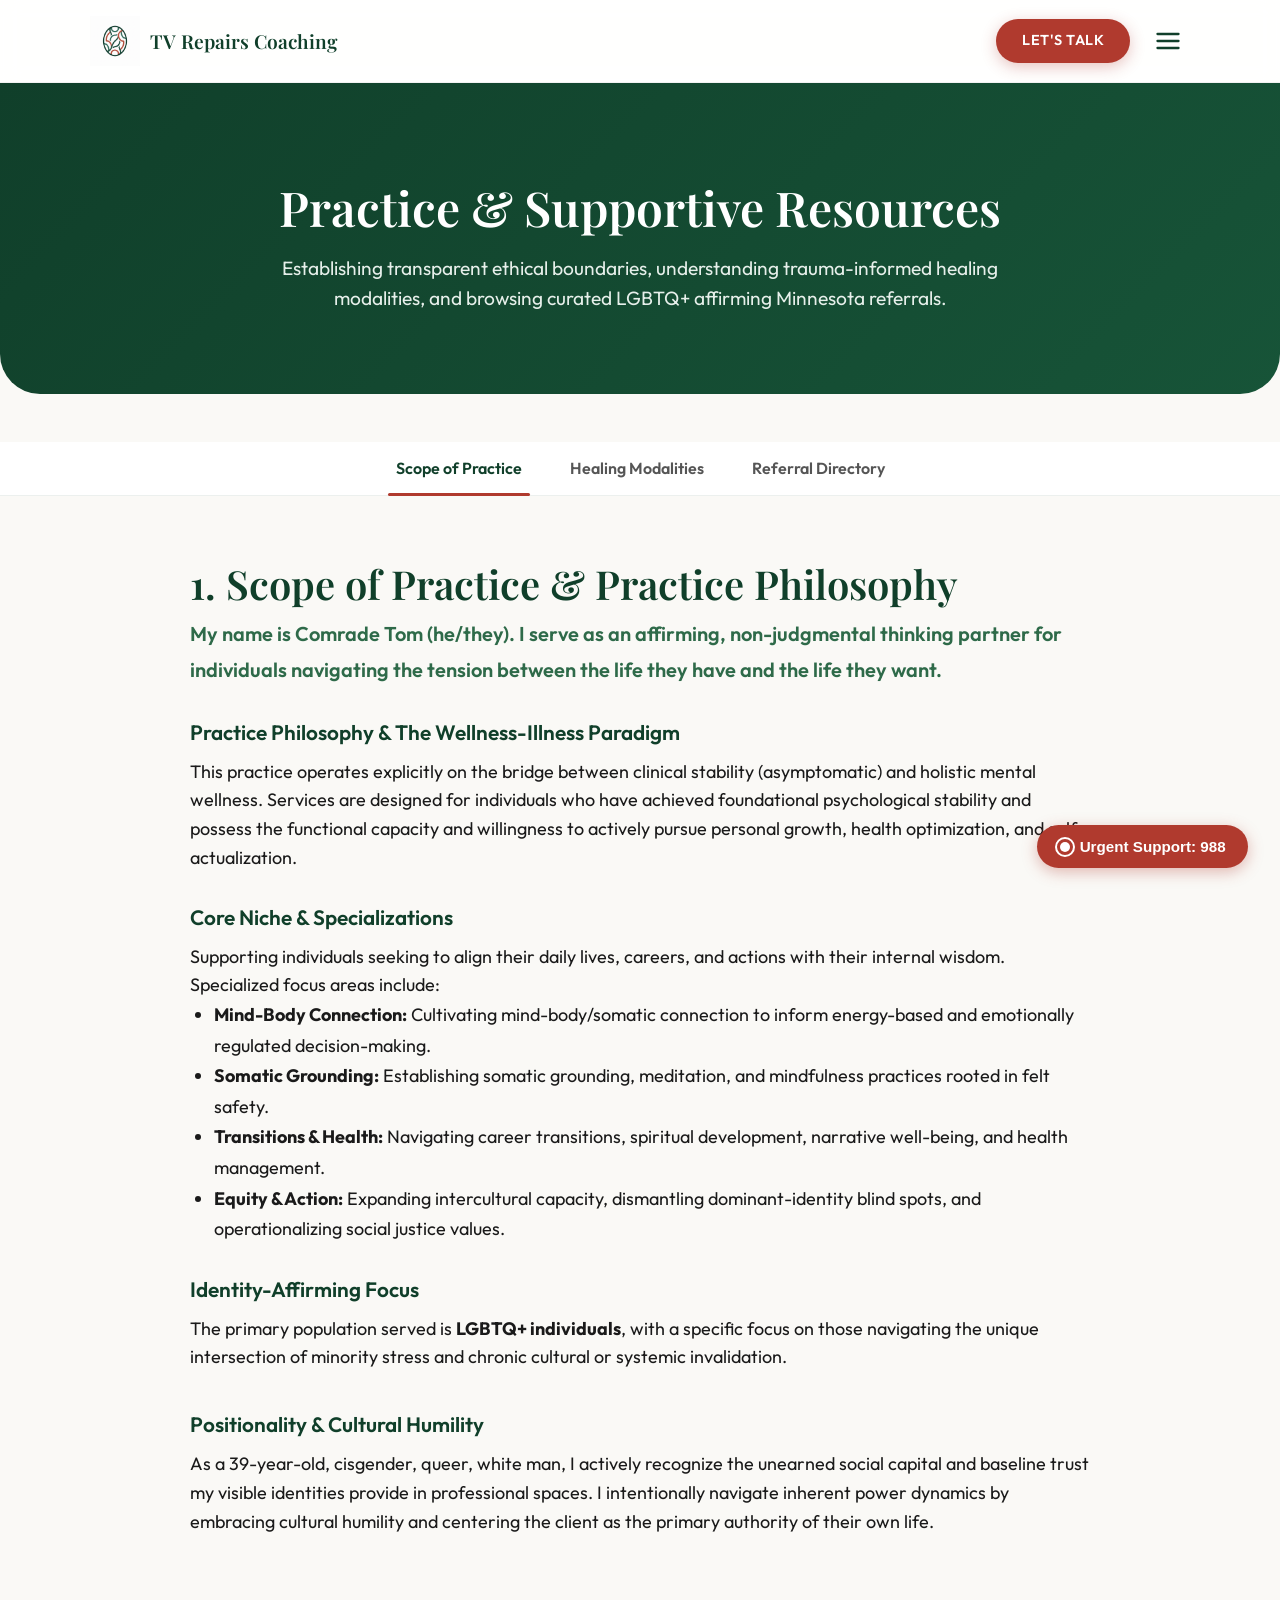
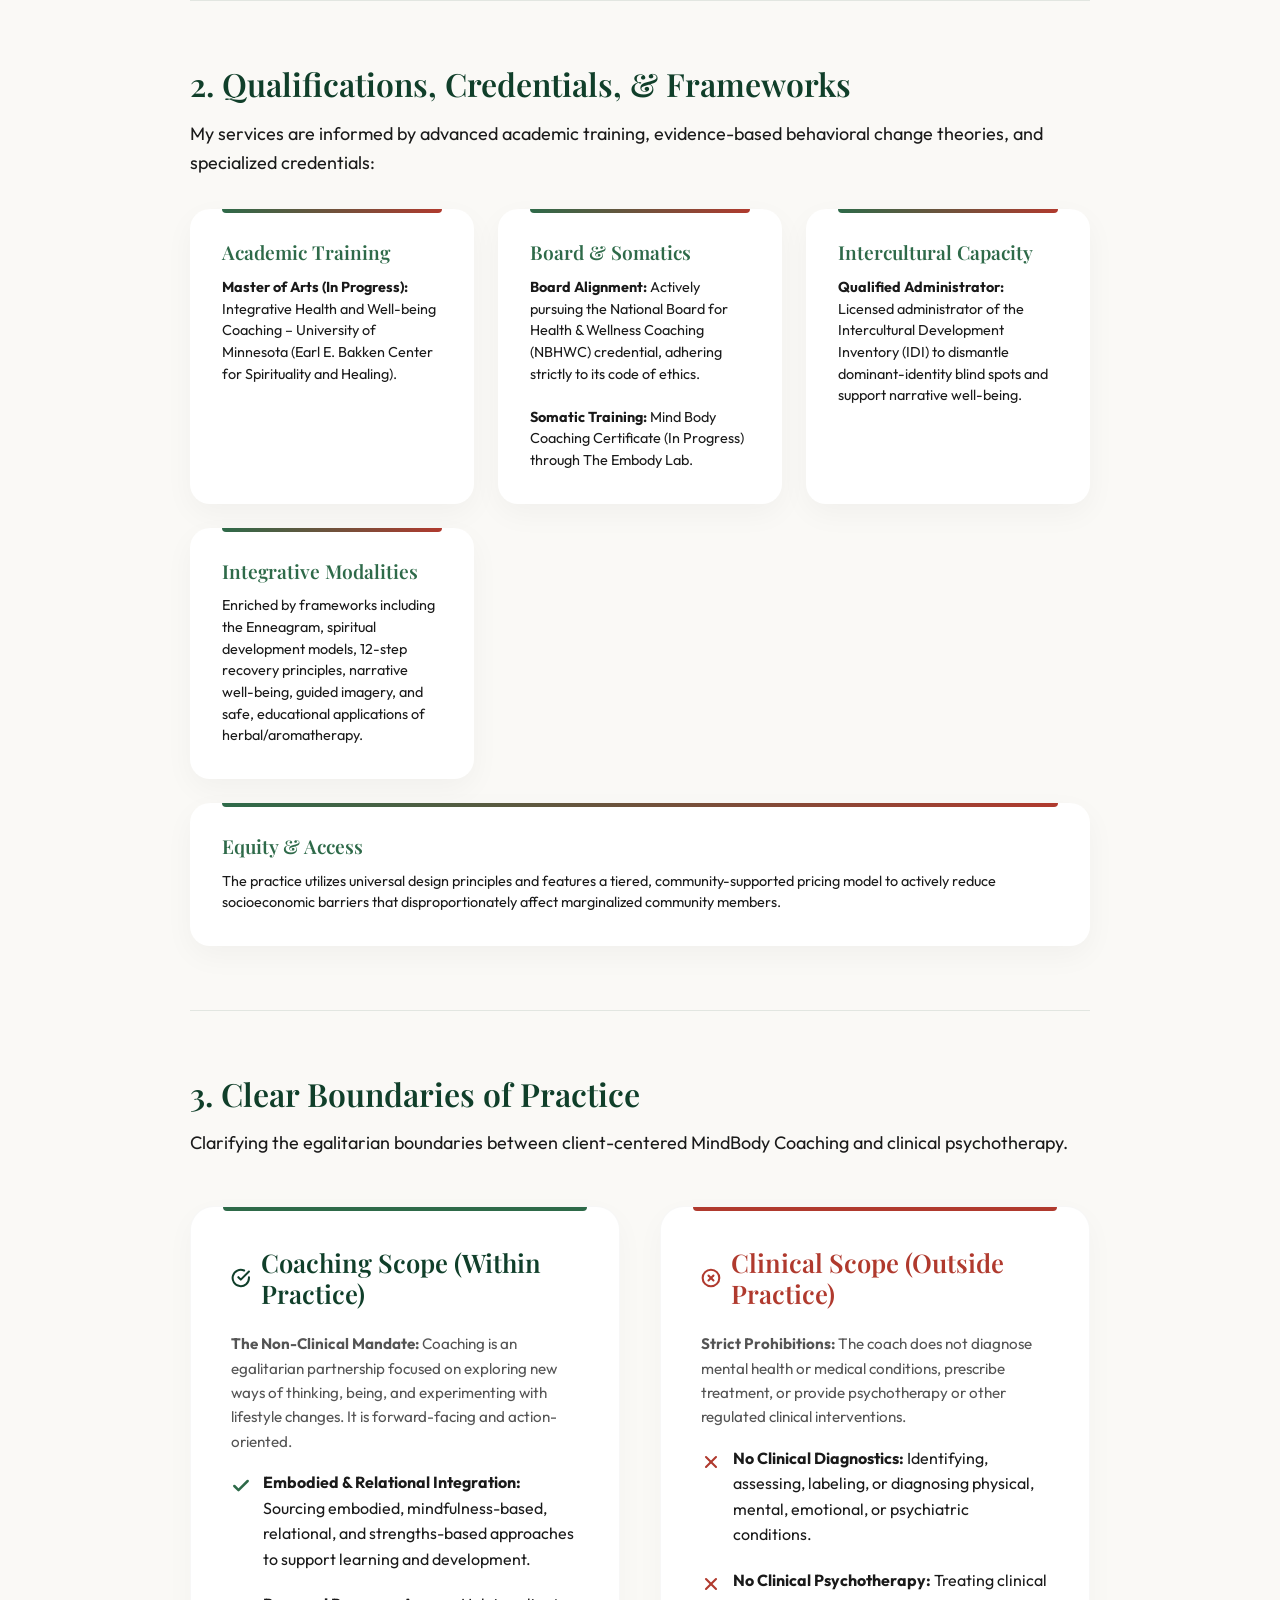
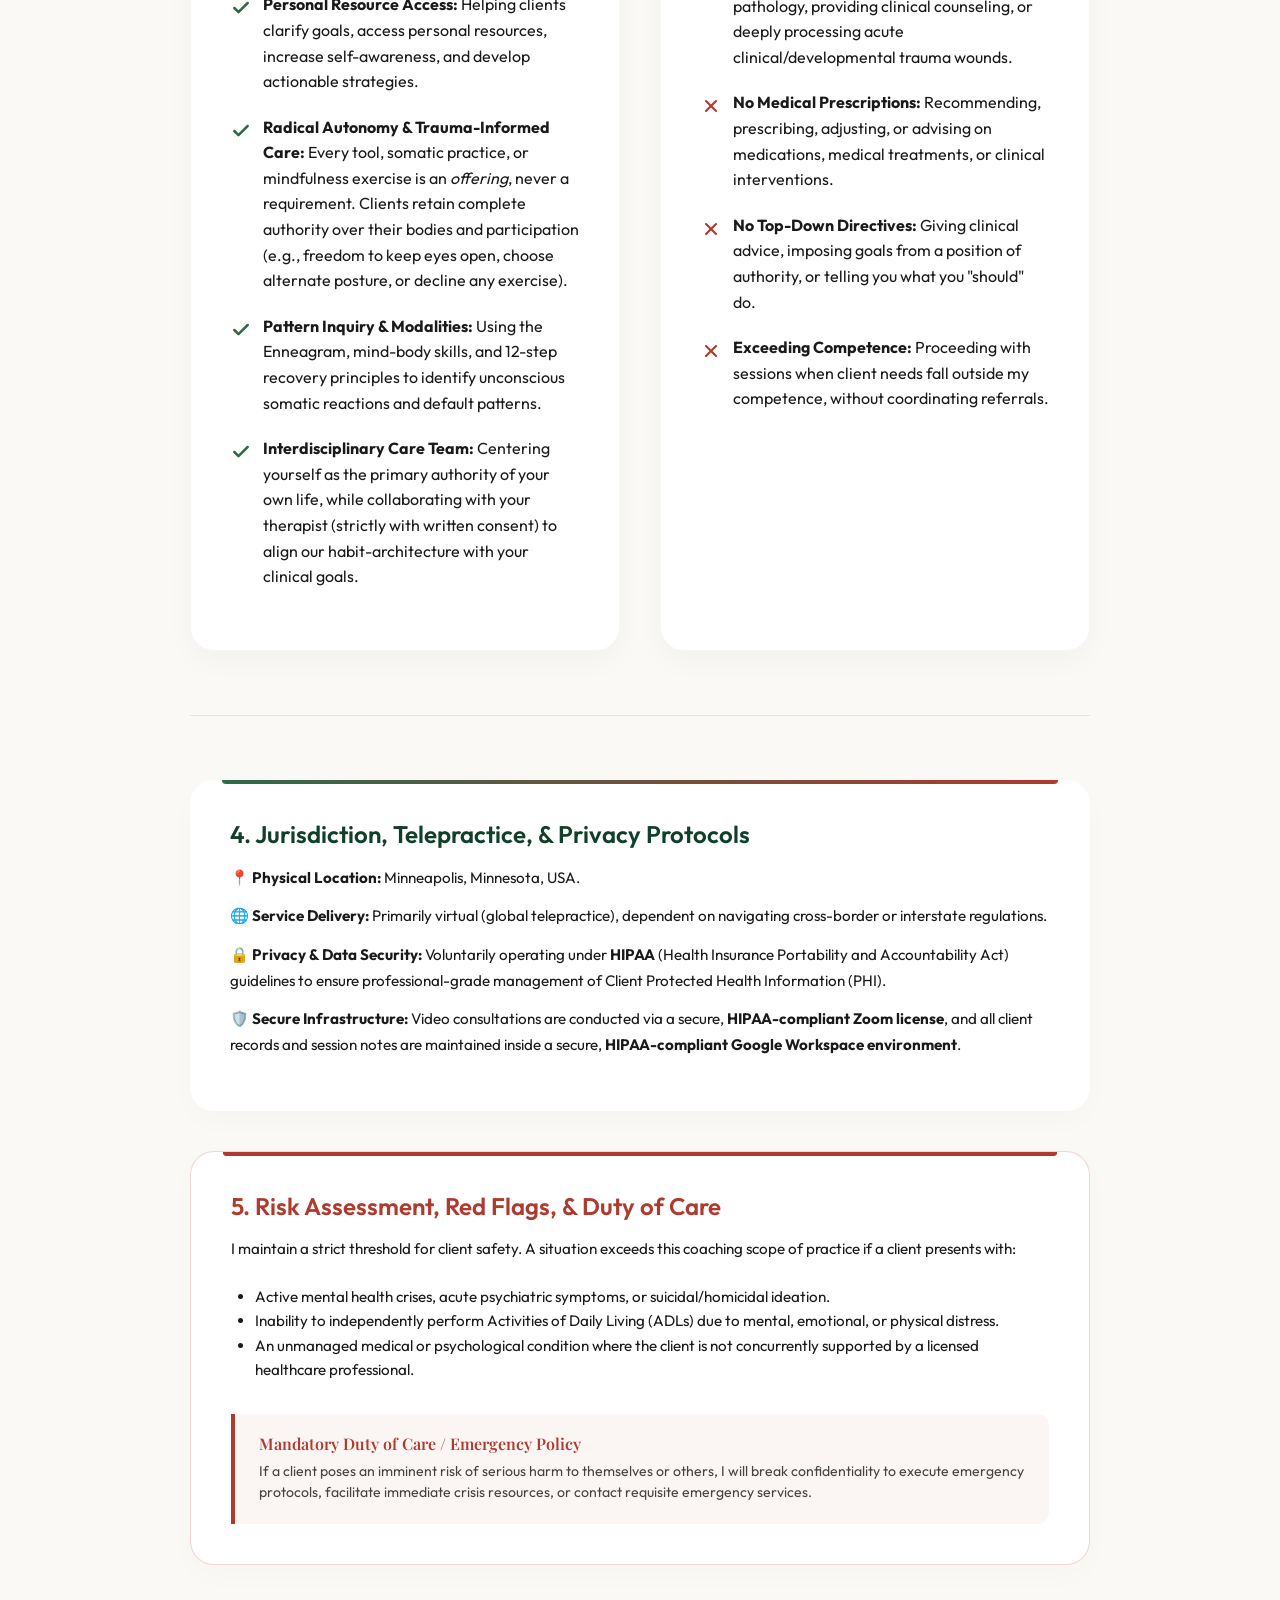
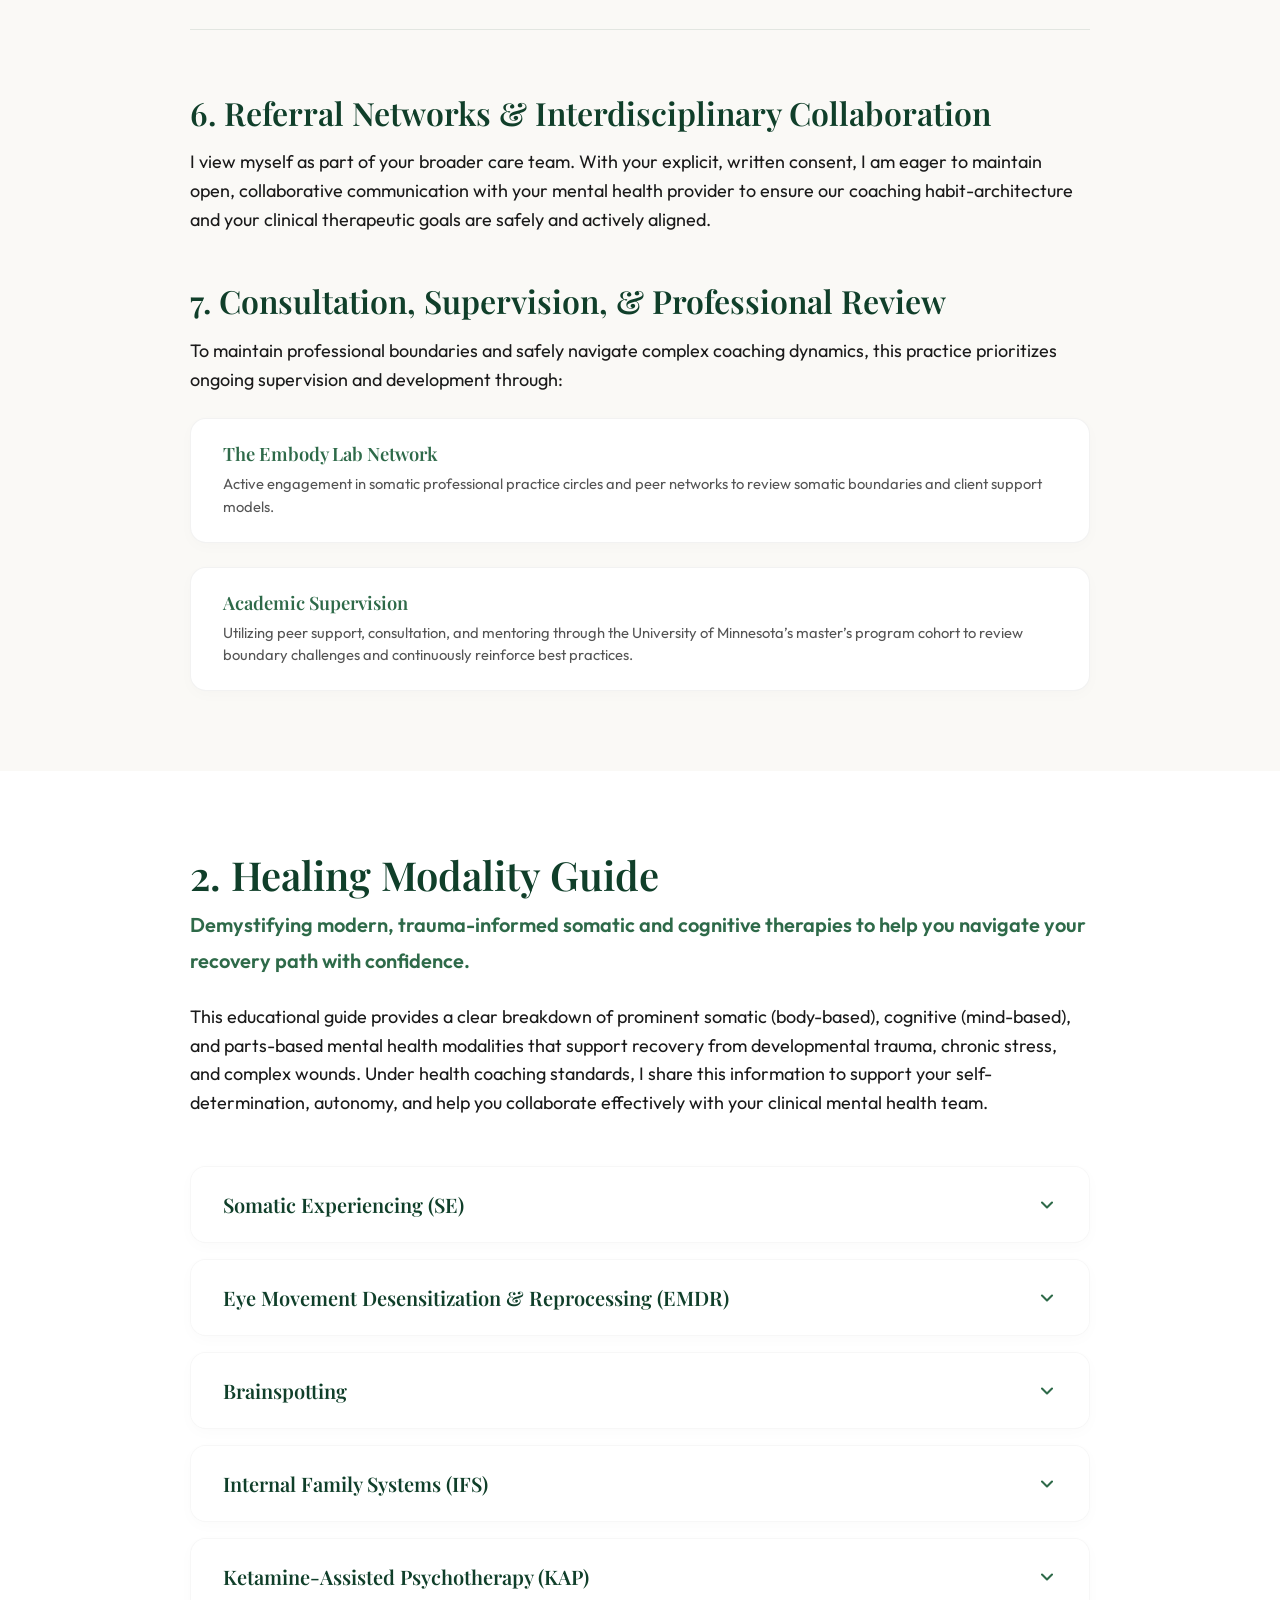
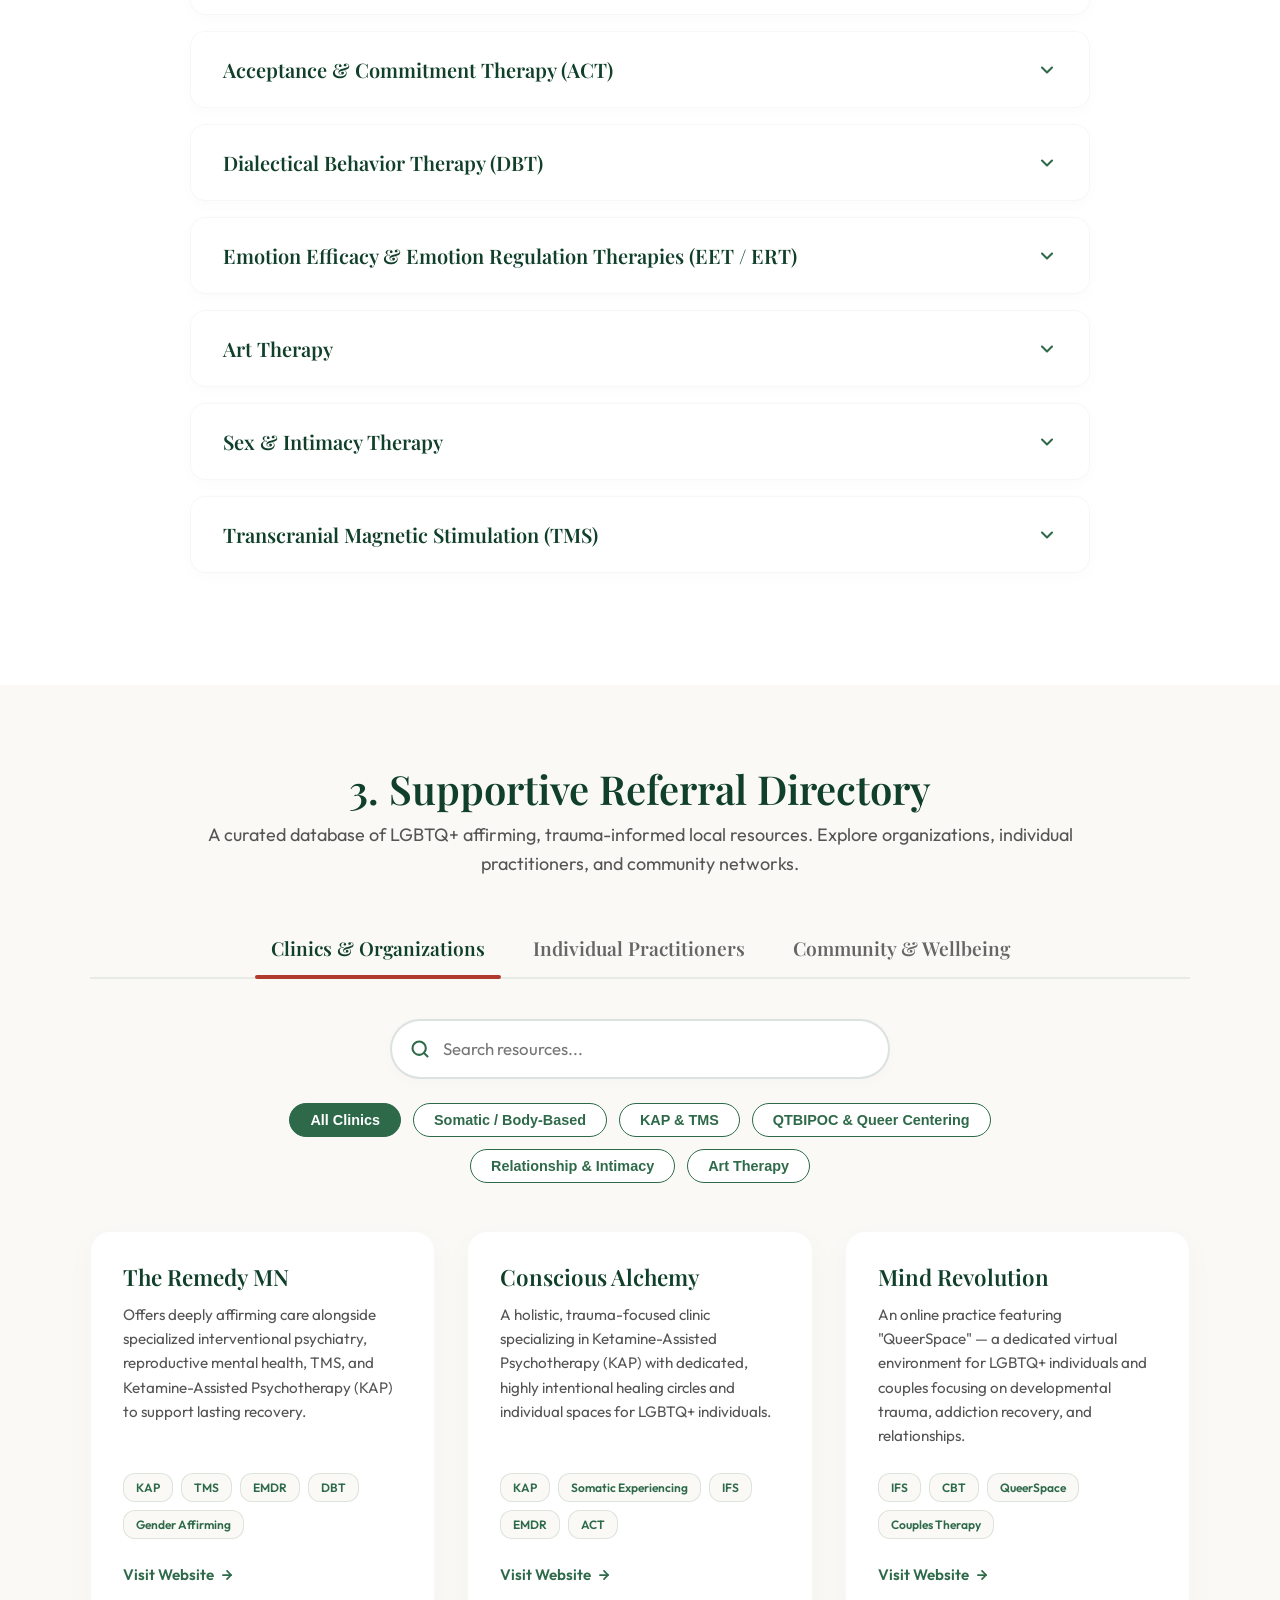
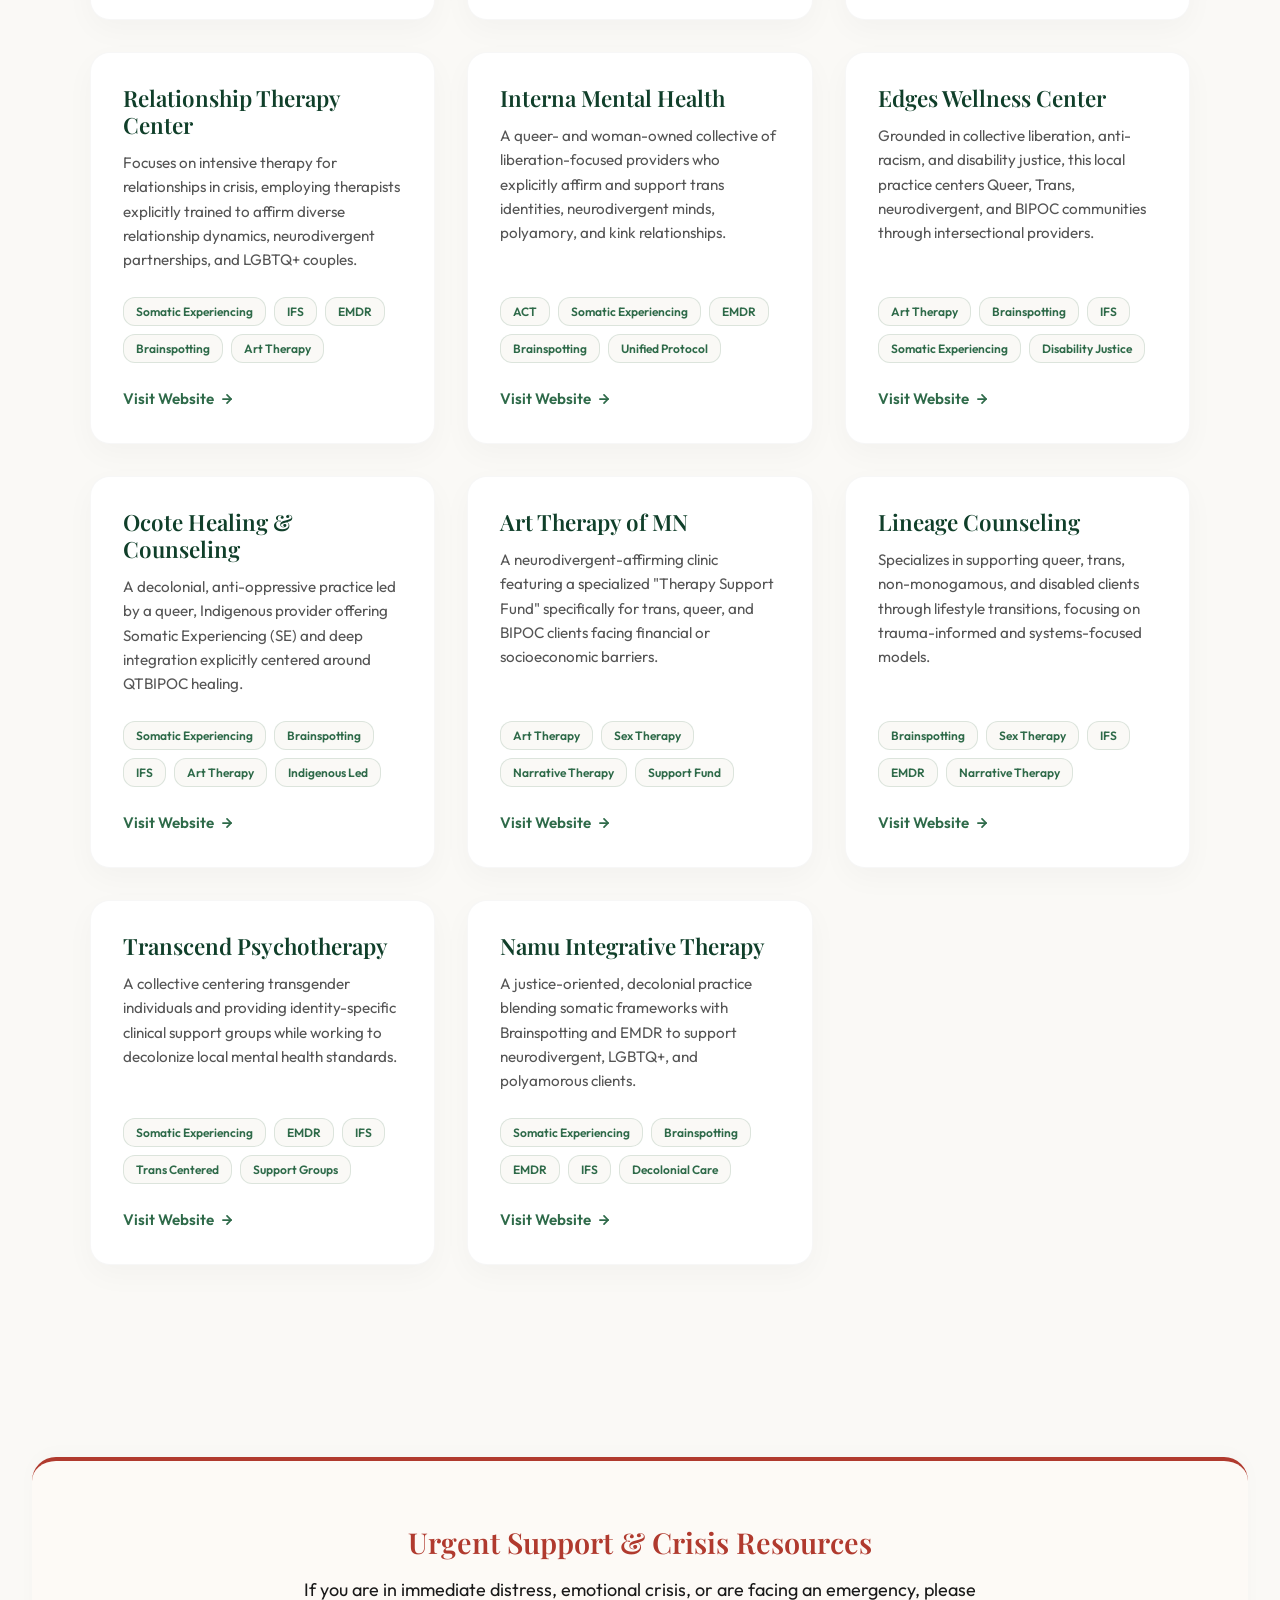
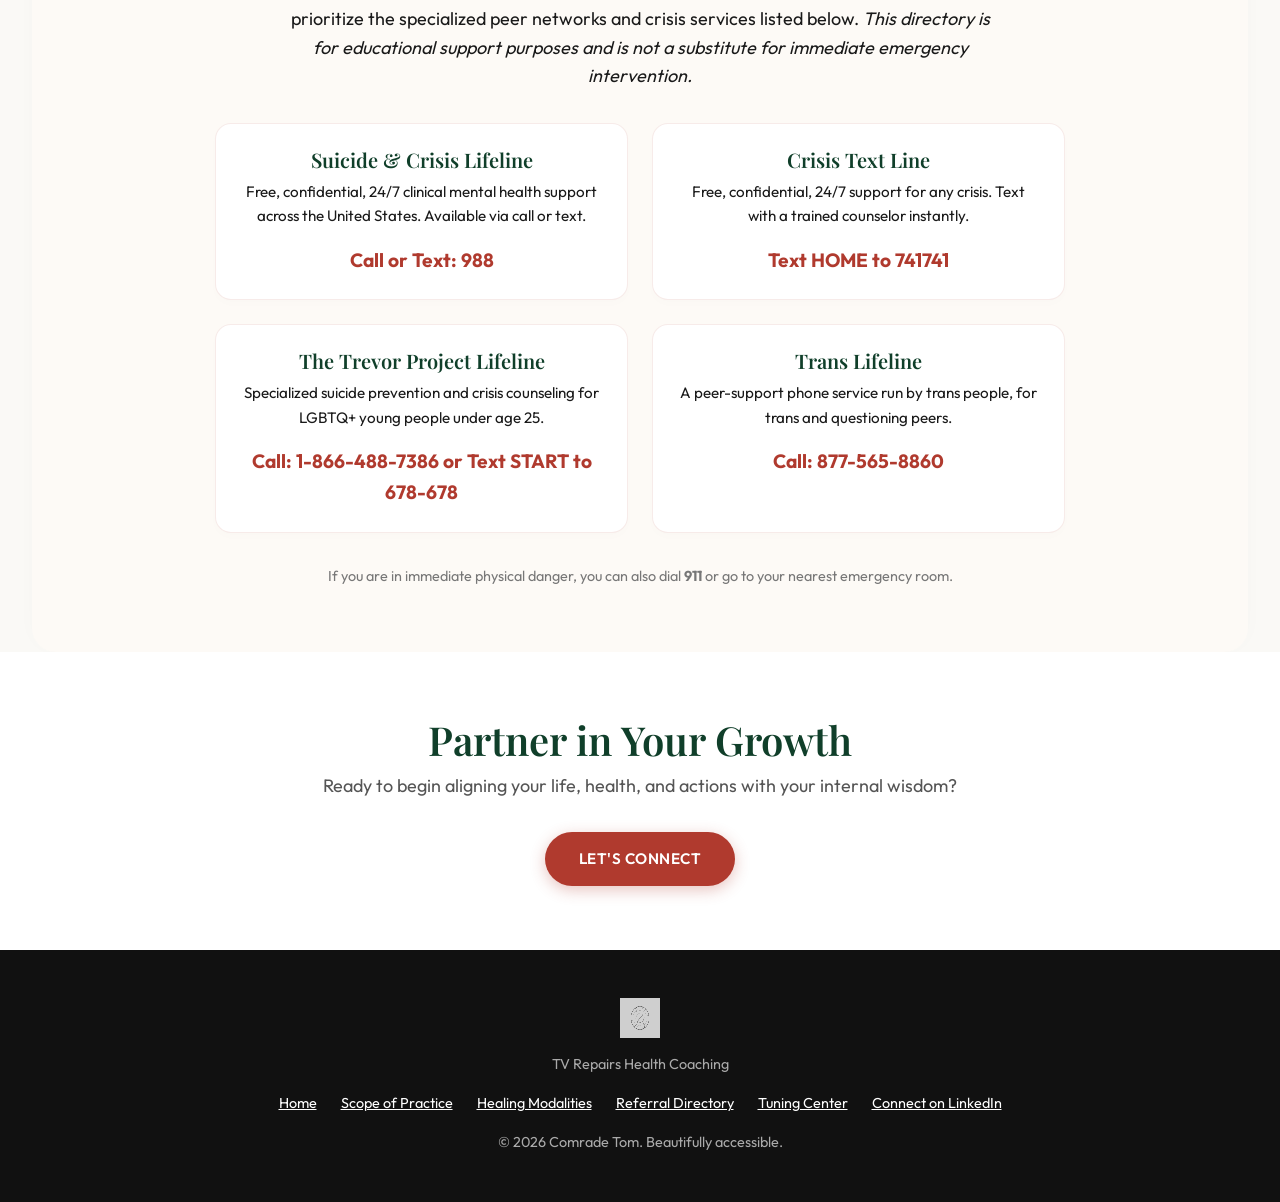
<file: resources.html>
<!DOCTYPE html>
<html lang="en">
<head>
    <meta charset="UTF-8">
    <meta name="viewport" content="width=device-width, initial-scale=1.0">
    <title>Practice & Supportive Resources | TV Repairs Coaching</title>
    <meta name="description" content="Explore our professional scope of practice, modern healing modalities guide, and LGBTQ+ affirming clinical referral directory for Minnesota.">
    
    <!-- Canonical Link -->
    <link rel="canonical" href="https://tv-repairs.com/resources.html">

    <!-- Open Graph / Facebook -->
    <meta property="og:type" content="website">
    <meta property="og:url" content="https://tv-repairs.com/resources.html">
    <meta property="og:title" content="Practice & Supportive Resources | TV Repairs Coaching">
    <meta property="og:description" content="Explore our professional scope of practice, modern healing modalities guide, and LGBTQ+ affirming clinical referral directory for Minnesota.">
    <meta property="og:image" content="https://tv-repairs.com/assets/soft_turtle_logo.png">

    <!-- Twitter -->
    <meta property="twitter:card" content="summary_large_image">
    <meta property="twitter:url" content="https://tv-repairs.com/resources.html">
    <meta property="twitter:title" content="Practice & Supportive Resources | TV Repairs Coaching">
    <meta property="twitter:description" content="Explore our professional scope of practice, modern healing modalities guide, and LGBTQ+ affirming clinical referral directory for Minnesota.">
    <meta property="twitter:image" content="https://tv-repairs.com/assets/soft_turtle_logo.png">

    <!-- JSON-LD Structured Data (Invisible Schema Markup for Rich Search Results) -->
    <script type="application/ld+json">
    {
      "@context": "https://schema.org",
      "@graph": [
        {
          "@type": "WebPage",
          "@id": "https://tv-repairs.com/resources.html#webpage",
          "url": "https://tv-repairs.com/resources.html",
          "name": "Practice & Supportive Resources | TV Repairs Coaching",
          "description": "Explore our professional scope of practice, modern healing modalities guide, and LGBTQ+ affirming clinical referral directory for Minnesota.",
          "isPartOf": {
            "@type": "WebSite",
            "name": "TV Repairs Health Coaching",
            "url": "https://tv-repairs.com/"
          }
        },
        {
          "@type": "ProfessionalService",
          "name": "TV Repairs Health Coaching",
          "url": "https://tv-repairs.com/",
          "logo": "https://tv-repairs.com/assets/soft_turtle_logo.png",
          "image": "https://tv-repairs.com/assets/TomHeadshot.jpeg",
          "description": "Somatic & Mind-Body Health Coaching by Tom Vance in Minnesota. Focused on lifestyle habit troubleshooting, mind-body coordination, and integrative wellness.",
          "address": {
            "@type": "PostalAddress",
            "addressLocality": "Minneapolis",
            "addressRegion": "MN",
            "addressCountry": "US"
          }
        }
      ]
    }
    </script>
    <link rel="stylesheet" href="style.css?v=1.2">
    <link rel="stylesheet" href="scope-style.css?v=1.2">
    
    <!-- Favicon -->
    <link rel="icon" type="image/png" href="assets/soft_turtle_logo.png">

    <link rel="preconnect" href="https://fonts.googleapis.com">
    <link rel="preconnect" href="https://fonts.gstatic.com" crossorigin>
    <link href="https://fonts.googleapis.com/css2?family=Outfit:wght@300;400;600&family=Playfair+Display:ital,wght@0,600;1,600&display=swap" rel="stylesheet">

    <!-- Microsoft Clarity Tracking Code -->
    <script type="text/javascript">
        (function(c,l,a,r,i,t,y){
            c[a]=c[a]||function(){(c[a].q=c[a].q||[]).push(arguments)};
            t=l.createElement(r);t.async=1;t.src="https://www.clarity.ms/tag/"+i;
            y=l.getElementsByTagName(r)[0];y.parentNode.insertBefore(t,y);
        })(window,document,"clarity","script","wxhlk063t3");
    </script>

    <!-- Umami Analytics -->
    <script defer src="https://cloud.umami.is/script.js" data-website-id="bafd35c1-83fb-4030-bc0c-ec8f1645795d"></script>
</head>
<body>
    <header class="site-header">
        <div class="container header-container">
            <div class="logo">
                <a href="index.html" style="display: flex; align-items: center; gap: 10px; text-decoration: none;">
                    <img src="assets/soft_turtle_logo.png" alt="Line drawing of a sea turtle, logo for TV Repairs Health Coaching" class="logo-img">
                    <span class="logo-text">TV Repairs Coaching</span>
                </a>
            </div>
            <nav aria-label="Main Navigation" class="main-nav">
                <div class="nav-actions">
                    <a href="index.html#contact" class="btn btn-primary nav-cta">Let's Talk</a>
                    <button class="menu-toggle" id="menu-toggle" aria-label="Toggle navigation menu" aria-expanded="false" aria-controls="dropdown-menu">
                        <svg width="28" height="28" viewBox="0 0 24 24" fill="none" stroke="var(--color-green-dark)" stroke-width="2" stroke-linecap="round" stroke-linejoin="round">
                            <line x1="3" y1="12" x2="21" y2="12"></line>
                            <line x1="3" y1="6" x2="21" y2="6"></line>
                            <line x1="3" y1="18" x2="21" y2="18"></line>
                        </svg>
                    </button>
                </div>
                <!-- Dropdown Menu -->
                <div id="dropdown-menu" class="dropdown-menu">
                    <ul class="dropdown-links">
                        <li><a href="index.html#who-i-work-with">Who I Work With</a></li>
                        <li><a href="index.html#services">My Services</a></li>
                        <li><a href="index.html#process">How It Works</a></li>
                        <li style="border-top: 1px solid rgba(16, 63, 42, 0.1); margin-top: 0.5rem; padding-top: 0.5rem;"><a href="#scope-of-practice">Scope of Practice</a></li>
                        <li><a href="#healing-modalities">Healing Modalities</a></li>
                        <li><a href="#referral-directory">Referral Directory</a></li>
                        <li><a href="tuning.html" style="font-weight: 600; color: var(--color-red-accent);">Personal Tuning Center</a></li>
                    </ul>
                </div>
            </nav>
        </div>
    </header>

    <main>
        <!-- Hero Header -->
        <section class="scope-hero" aria-labelledby="resources-hero-title">
            <div class="container">
                <h1 id="resources-hero-title">Practice & Supportive Resources</h1>
                <p>Establishing transparent ethical boundaries, understanding trauma-informed healing modalities, and browsing curated LGBTQ+ affirming Minnesota referrals.</p>
            </div>
        </section>

        <!-- Glassmorphic Sub-Navigation Sticky Bar -->
        <nav class="resources-subnav" aria-label="Resources sub-navigation">
            <div class="container">
                <ul class="subnav-links">
                    <li><a href="#scope-of-practice" class="subnav-link active">Scope of Practice</a></li>
                    <li><a href="#healing-modalities" class="subnav-link">Healing Modalities</a></li>
                    <li><a href="#referral-directory" class="subnav-link">Referral Directory</a></li>
                </ul>
            </div>
        </nav>

        <!-- SECTION 1: SCOPE OF PRACTICE -->
        <section id="scope-of-practice" class="section" aria-labelledby="scope-title" style="padding-top: 4rem;">
            <div class="container" style="max-width: 900px;">
                <h2 id="scope-title" class="section-title" style="text-align: left;">1. Scope of Practice & Practice Philosophy</h2>
                <p class="intro-lead">My name is Comrade Tom (he/they). I serve as an affirming, non-judgmental thinking partner for individuals navigating the tension between the life they have and the life they want.</p>
                
                <h3 style="color: var(--color-green-dark); font-size: 1.3rem; font-family: var(--font-heading); margin-top: 2rem; margin-bottom: 0.8rem;">Practice Philosophy & The Wellness-Illness Paradigm</h3>
                <p>This practice operates explicitly on the bridge between clinical stability (asymptomatic) and holistic mental wellness. Services are designed for individuals who have achieved foundational psychological stability and possess the functional capacity and willingness to actively pursue personal growth, health optimization, and self-actualization.</p>

                <h3 style="color: var(--color-green-dark); font-size: 1.3rem; font-family: var(--font-heading); margin-top: 2rem; margin-bottom: 0.8rem;">Core Niche & Specializations</h3>
                <p>Supporting individuals seeking to align their daily lives, careers, and actions with their internal wisdom. Specialized focus areas include:</p>
                <ul style="margin-left: 1.5rem; margin-bottom: 1.5rem; line-height: 1.7;">
                    <li><strong>Mind-Body Connection:</strong> Cultivating mind-body/somatic connection to inform energy-based and emotionally regulated decision-making.</li>
                    <li><strong>Somatic Grounding:</strong> Establishing somatic grounding, meditation, and mindfulness practices rooted in felt safety.</li>
                    <li><strong>Transitions & Health:</strong> Navigating career transitions, spiritual development, narrative well-being, and health management.</li>
                    <li><strong>Equity & Action:</strong> Expanding intercultural capacity, dismantling dominant-identity blind spots, and operationalizing social justice values.</li>
                </ul>

                <h3 style="color: var(--color-green-dark); font-size: 1.3rem; font-family: var(--font-heading); margin-top: 2rem; margin-bottom: 0.8rem;">Identity-Affirming Focus</h3>
                <p>The primary population served is <strong>LGBTQ+ individuals</strong>, with a specific focus on those navigating the unique intersection of minority stress and chronic cultural or systemic invalidation.</p>

                <h3 style="color: var(--color-green-dark); font-size: 1.3rem; font-family: var(--font-heading); margin-top: 2.5rem; margin-bottom: 0.8rem;">Positionality & Cultural Humility</h3>
                <p>As a 39-year-old, cisgender, queer, white man, I actively recognize the unearned social capital and baseline trust my visible identities provide in professional spaces. I intentionally navigate inherent power dynamics by embracing cultural humility and centering the client as the primary authority of their own life.</p>
                
                <hr style="border: none; border-top: 1px solid rgba(16, 63, 42, 0.1); margin: 4rem 0;">

                <h2 style="color: var(--color-green-dark); font-family: var(--font-serif); font-size: 2rem; margin-bottom: 1rem;">2. Qualifications, Credentials, & Frameworks</h2>
                <p style="margin-bottom: 2rem;">My services are informed by advanced academic training, evidence-based behavioral change theories, and specialized credentials:</p>
                
                <div class="grid cards" style="grid-template-columns: repeat(auto-fit, minmax(260px, 1fr)); gap: 1.5rem; margin-bottom: 4rem;">
                    <article class="card who-card" style="padding: 2rem; border-radius: 20px;">
                        <h3 style="color: var(--color-green-med); font-size: 1.2rem; margin-bottom: 0.8rem;">Academic Training</h3>
                        <p style="font-size: 0.9rem; line-height: 1.5; margin-bottom: 0;"><strong>Master of Arts (In Progress):</strong> Integrative Health and Well-being Coaching – University of Minnesota (Earl E. Bakken Center for Spirituality and Healing).</p>
                    </article>
                    <article class="card who-card" style="padding: 2rem; border-radius: 20px;">
                        <h3 style="color: var(--color-green-med); font-size: 1.2rem; margin-bottom: 0.8rem;">Board & Somatics</h3>
                        <p style="font-size: 0.9rem; line-height: 1.5; margin-bottom: 0;"><strong>Board Alignment:</strong> Actively pursuing the National Board for Health & Wellness Coaching (NBHWC) credential, adhering strictly to its code of ethics.<br><br><strong>Somatic Training:</strong> Mind Body Coaching Certificate (In Progress) through The Embody Lab.</p>
                    </article>
                    <article class="card who-card" style="padding: 2rem; border-radius: 20px;">
                        <h3 style="color: var(--color-green-med); font-size: 1.2rem; margin-bottom: 0.8rem;">Intercultural Capacity</h3>
                        <p style="font-size: 0.9rem; line-height: 1.5; margin-bottom: 0;"><strong>Qualified Administrator:</strong> Licensed administrator of the Intercultural Development Inventory (IDI) to dismantle dominant-identity blind spots and support narrative well-being.</p>
                    </article>
                    <article class="card who-card" style="padding: 2rem; border-radius: 20px;">
                        <h3 style="color: var(--color-green-med); font-size: 1.2rem; margin-bottom: 0.8rem;">Integrative Modalities</h3>
                        <p style="font-size: 0.9rem; line-height: 1.5; margin-bottom: 0;">Enriched by frameworks including the Enneagram, spiritual development models, 12-step recovery principles, narrative well-being, guided imagery, and safe, educational applications of herbal/aromatherapy.</p>
                    </article>
                    <article class="card who-card" style="padding: 2rem; border-radius: 20px; grid-column: 1 / -1;">
                        <h3 style="color: var(--color-green-med); font-size: 1.2rem; margin-bottom: 0.8rem;">Equity & Access</h3>
                        <p style="font-size: 0.9rem; line-height: 1.5; margin-bottom: 0;">The practice utilizes universal design principles and features a tiered, community-supported pricing model to actively reduce socioeconomic barriers that disproportionately affect marginalized community members.</p>
                    </article>
                </div>

                <hr style="border: none; border-top: 1px solid rgba(16, 63, 42, 0.1); margin: 4rem 0;">

                <h2 style="color: var(--color-green-dark); font-family: var(--font-serif); font-size: 2rem; margin-bottom: 1rem;">3. Clear Boundaries of Practice</h2>
                <p style="margin-bottom: 2rem;">Clarifying the egalitarian boundaries between client-centered MindBody Coaching and clinical psychotherapy.</p>

                <div class="matrix-container" style="margin-bottom: 4rem;">
                    <!-- Within Scope Column -->
                    <article class="matrix-column coaching">
                        <h3>
                            <svg width="24" height="24" viewBox="0 0 24 24" fill="none" stroke="var(--color-green-dark)" stroke-width="2.5" stroke-linecap="round" stroke-linejoin="round" aria-hidden="true">
                                <path d="M22 11.08V12a10 10 0 1 1-5.93-9.14"></path>
                                <polyline points="22 4 12 14.01 9 11.01"></polyline>
                            </svg>
                            Coaching Scope (Within Practice)
                        </h3>
                        <p style="font-size: 0.95rem; color: #555;"><strong>The Non-Clinical Mandate:</strong> Coaching is an egalitarian partnership focused on exploring new ways of thinking, being, and experimenting with lifestyle changes. It is forward-facing and action-oriented.</p>
                        <ul class="matrix-list">
                            <li><strong>Embodied & Relational Integration:</strong> Sourcing embodied, mindfulness-based, relational, and strengths-based approaches to support learning and development.</li>
                            <li><strong>Personal Resource Access:</strong> Helping clients clarify goals, access personal resources, increase self-awareness, and develop actionable strategies.</li>
                            <li><strong>Radical Autonomy & Trauma-Informed Care:</strong> Every tool, somatic practice, or mindfulness exercise is an <em>offering</em>, never a requirement. Clients retain complete authority over their bodies and participation (e.g., freedom to keep eyes open, choose alternate posture, or decline any exercise).</li>
                            <li><strong>Pattern Inquiry & Modalities:</strong> Using the Enneagram, mind-body skills, and 12-step recovery principles to identify unconscious somatic reactions and default patterns.</li>
                            <li><strong>Interdisciplinary Care Team:</strong> Centering yourself as the primary authority of your own life, while collaborating with your therapist (strictly with written consent) to align our habit-architecture with your clinical goals.</li>
                        </ul>
                    </article>

                    <!-- Outside Scope Column -->
                    <article class="matrix-column therapy">
                        <h3>
                            <svg width="24" height="24" viewBox="0 0 24 24" fill="none" stroke="var(--color-red-accent)" stroke-width="2.5" stroke-linecap="round" stroke-linejoin="round" aria-hidden="true">
                                <circle cx="12" cy="12" r="10"></circle>
                                <line x1="15" y1="9" x2="9" y2="15"></line>
                                <line x1="9" y1="9" x2="15" y2="15"></line>
                            </svg>
                            Clinical Scope (Outside Practice)
                        </h3>
                        <p style="font-size: 0.95rem; color: #555;"><strong>Strict Prohibitions:</strong> The coach does not diagnose mental health or medical conditions, prescribe treatment, or provide psychotherapy or other regulated clinical interventions.</p>
                        <ul class="matrix-list">
                            <li><strong>No Clinical Diagnostics:</strong> Identifying, assessing, labeling, or diagnosing physical, mental, emotional, or psychiatric conditions.</li>
                            <li><strong>No Clinical Psychotherapy:</strong> Treating clinical pathology, providing clinical counseling, or deeply processing acute clinical/developmental trauma wounds.</li>
                            <li><strong>No Medical Prescriptions:</strong> Recommending, prescribing, adjusting, or advising on medications, medical treatments, or clinical interventions.</li>
                            <li><strong>No Top-Down Directives:</strong> Giving clinical advice, imposing goals from a position of authority, or telling you what you "should" do.</li>
                            <li><strong>Exceeding Competence:</strong> Proceeding with sessions when client needs fall outside my competence, without coordinating referrals.</li>
                        </ul>
                    </article>
                </div>

                <hr style="border: none; border-top: 1px solid rgba(16, 63, 42, 0.1); margin: 4rem 0;">

                <div class="grid" style="grid-template-columns: 1fr; gap: 2.5rem; margin-bottom: 4rem;">
                    <!-- 4. Jurisdiction, Telepractice, & Privacy Protocols -->
                    <article class="card who-card" style="padding: 2.5rem; border-radius: 24px; background: white; box-shadow: 0 10px 30px rgba(0,0,0,0.02);">
                        <h2 style="color: var(--color-green-dark); font-size: 1.5rem; margin-top: 0; margin-bottom: 1rem; font-family: var(--font-heading); font-weight: 600;">4. Jurisdiction, Telepractice, & Privacy Protocols</h2>
                        <ul style="list-style: none; padding-left: 0; line-height: 1.7; font-size: 0.95rem;">
                            <li style="margin-bottom: 0.8rem;">📍 <strong>Physical Location:</strong> Minneapolis, Minnesota, USA.</li>
                            <li style="margin-bottom: 0.8rem;">🌐 <strong>Service Delivery:</strong> Primarily virtual (global telepractice), dependent on navigating cross-border or interstate regulations.</li>
                            <li style="margin-bottom: 0.8rem;">🔒 <strong>Privacy & Data Security:</strong> Voluntarily operating under <strong>HIPAA</strong> (Health Insurance Portability and Accountability Act) guidelines to ensure professional-grade management of Client Protected Health Information (PHI).</li>
                            <li style="margin-bottom: 0.8rem;">🛡️ <strong>Secure Infrastructure:</strong> Video consultations are conducted via a secure, <strong>HIPAA-compliant Zoom license</strong>, and all client records and session notes are maintained inside a secure, <strong>HIPAA-compliant Google Workspace environment</strong>.</li>
                        </ul>
                    </article>

                    <!-- 5. Risk Assessment, Red Flags, & Duty of Care -->
                    <article class="card who-card" style="padding: 2.5rem; border-radius: 24px; background: white; border: 1px solid rgba(176, 58, 46, 0.2); position: relative; box-shadow: 0 10px 30px rgba(0,0,0,0.02);">
                        <div style="position: absolute; top: 0; left: 2rem; right: 2rem; height: 4px; background: var(--color-red-accent); border-radius: 0 0 4px 4px;"></div>
                        <h2 style="color: var(--color-red-accent); font-size: 1.5rem; margin-top: 0; margin-bottom: 1rem; font-family: var(--font-heading); font-weight: 600;">5. Risk Assessment, Red Flags, & Duty of Care</h2>
                        <p style="font-size: 0.95rem; line-height: 1.6; margin-bottom: 1.5rem;">I maintain a strict threshold for client safety. A situation exceeds this coaching scope of practice if a client presents with:</p>
                        <ul style="margin-left: 1.5rem; margin-bottom: 2rem; line-height: 1.6; font-size: 0.95rem;">
                            <li>Active mental health crises, acute psychiatric symptoms, or suicidal/homicidal ideation.</li>
                            <li>Inability to independently perform Activities of Daily Living (ADLs) due to mental, emotional, or physical distress.</li>
                            <li>An unmanaged medical or psychological condition where the client is not concurrently supported by a licensed healthcare professional.</li>
                        </ul>

                        <!-- Mandatory Duty of Care -->
                        <div style="background-color: rgba(176, 58, 46, 0.05); border-left: 4px solid var(--color-red-accent); padding: 1.25rem 1.5rem; border-radius: 0 12px 12px 0;">
                            <h3 style="color: var(--color-red-accent); margin-top: 0; font-size: 1rem; margin-bottom: 0.5rem; font-weight: 600;">Mandatory Duty of Care / Emergency Policy</h3>
                            <p style="font-size: 0.88rem; line-height: 1.5; margin-bottom: 0; color: #444;">If a client poses an imminent risk of serious harm to themselves or others, I will break confidentiality to execute emergency protocols, facilitate immediate crisis resources, or contact requisite emergency services.</p>
                        </div>
                    </article>
                </div>

                <hr style="border: none; border-top: 1px solid rgba(16, 63, 42, 0.1); margin: 4rem 0;">

                <h2 style="color: var(--color-green-dark); font-family: var(--font-serif); font-size: 2rem; margin-bottom: 1rem;">6. Referral Networks & Interdisciplinary Collaboration</h2>
                <p>I view myself as part of your broader care team. With your explicit, written consent, I am eager to maintain open, collaborative communication with your mental health provider to ensure our coaching habit-architecture and your clinical therapeutic goals are safely and actively aligned.</p>

                <h2 style="color: var(--color-green-dark); font-family: var(--font-serif); font-size: 2rem; margin-top: 3rem; margin-bottom: 1rem;">7. Consultation, Supervision, & Professional Review</h2>
                <p style="margin-bottom: 1.5rem;">To maintain professional boundaries and safely navigate complex coaching dynamics, this practice prioritizes ongoing supervision and development through:</p>
                
                <div class="grid" style="grid-template-columns: 1fr; gap: 1.5rem;">
                    <div style="background-color: white; border: 1px solid rgba(0,0,0,0.05); padding: 1.5rem 2rem; border-radius: 16px; box-shadow: 0 4px 15px rgba(0,0,0,0.02);">
                        <h3 style="color: var(--color-green-med); margin-top: 0; font-size: 1.15rem; font-weight: 600; margin-bottom: 0.5rem;">The Embody Lab Network</h3>
                        <p style="font-size: 0.92rem; line-height: 1.5; margin-bottom: 0; color: #555;">Active engagement in somatic professional practice circles and peer networks to review somatic boundaries and client support models.</p>
                    </div>
                    <div style="background-color: white; border: 1px solid rgba(0,0,0,0.05); padding: 1.5rem 2rem; border-radius: 16px; box-shadow: 0 4px 15px rgba(0,0,0,0.02);">
                        <h3 style="color: var(--color-green-med); margin-top: 0; font-size: 1.15rem; font-weight: 600; margin-bottom: 0.5rem;">Academic Supervision</h3>
                        <p style="font-size: 0.92rem; line-height: 1.5; margin-bottom: 0; color: #555;">Utilizing peer support, consultation, and mentoring through the University of Minnesota’s master’s program cohort to review boundary challenges and continuously reinforce best practices.</p>
                    </div>
                </div>
            </div>
        </section>

        <!-- SECTION 2: HEALING MODALITIES -->
        <section id="healing-modalities" class="section bg-light" aria-labelledby="modalities-title" style="padding-top: 5rem; padding-bottom: 5rem;">
            <div class="container">
                <div style="max-width: 900px; margin: 0 auto 3rem;">
                    <h2 id="modalities-title" class="section-title" style="text-align: left;">2. Healing Modality Guide</h2>
                    <p class="intro-lead">Demystifying modern, trauma-informed somatic and cognitive therapies to help you navigate your recovery path with confidence.</p>
                    <p>This educational guide provides a clear breakdown of prominent somatic (body-based), cognitive (mind-based), and parts-based mental health modalities that support recovery from developmental trauma, chronic stress, and complex wounds. Under health coaching standards, I share this information to support your self-determination, autonomy, and help you collaborate effectively with your clinical mental health team.</p>
                </div>

                <div class="accordion" id="modality-accordion">
                    
                    <!-- Somatic Experiencing -->
                    <div class="accordion-item">
                        <button class="accordion-header" aria-expanded="false" aria-controls="panel-se">
                            Somatic Experiencing (SE)
                            <svg class="accordion-icon" width="20" height="20" viewBox="0 0 24 24" fill="none" stroke="currentColor" stroke-width="2.5" stroke-linecap="round" stroke-linejoin="round" aria-hidden="true">
                                <polyline points="6 9 12 15 18 9"></polyline>
                            </svg>
                        </button>
                        <div id="panel-se" class="accordion-content">
                            <div class="accordion-inner">
                                <div class="modality-details">
                                    <div class="modality-text">
                                        <p>Developed by Dr. Peter Levine, Somatic Experiencing is a body-oriented approach to healing trauma and other stress disorders. It focuses on the client's perceived body sensations, helping them safely release the biological stress energy that remains locked in the nervous system after a traumatic event.</p>
                                        <p>Rather than relying solely on cognitive "talk therapy," SE teaches the body to renegotiate its survival responses (fight, flight, or freeze) and restore its natural self-regulation, resilience, and sense of safety.</p>
                                    </div>
                                    <div class="modality-meta">
                                        <p><strong>Primary Focus:</strong> Body awareness, stress physiology, and nervous system regulation.</p>
                                        <p><strong>How it Helps:</strong> Relieves chronic somatic tension, hypervigilance, and biological freeze states.</p>
                                        <p style="margin-top: 1rem;"><a href="https://www.youtube.com/watch?v=UU7eSxcBhpM" target="_blank" class="explainer-btn">Watch Explainer</a></p>
                                    </div>
                                </div>
                            </div>
                        </div>
                    </div>

                    <!-- EMDR -->
                    <div class="accordion-item">
                        <button class="accordion-header" aria-expanded="false" aria-controls="panel-emdr">
                            Eye Movement Desensitization & Reprocessing (EMDR)
                            <svg class="accordion-icon" width="20" height="20" viewBox="0 0 24 24" fill="none" stroke="currentColor" stroke-width="2.5" stroke-linecap="round" stroke-linejoin="round" aria-hidden="true">
                                <polyline points="6 9 12 15 18 9"></polyline>
                            </svg>
                        </button>
                        <div id="panel-emdr" class="accordion-content">
                            <div class="accordion-inner">
                                <div class="modality-details">
                                    <div class="modality-text">
                                        <p>EMDR is an interactive psychotherapy technique used to relieve psychological stress. It is an extensively researched, effective method proven to help people recover from trauma and PTSD symptoms.</p>
                                        <p>During EMDR sessions, the client recalls distressing experiences while the therapist directs lateral eye movements, hand taps, or audio tones. This bilateral stimulation helps the brain reprocess traumatic memories, stripping them of their painful emotional charge and integrating them into a healthy narrative.</p>
                                    </div>
                                    <div class="modality-meta">
                                        <p><strong>Primary Focus:</strong> Traumatic memory integration and emotional desensitization.</p>
                                        <p><strong>How it Helps:</strong> Reduces the emotional distress associated with persistent intrusive thoughts or flashbacks.</p>
                                        <p style="margin-top: 1rem;"><a href="https://www.youtube.com/watch?v=hKrfH43srg8" target="_blank" class="explainer-btn">Watch Explainer</a></p>
                                    </div>
                                </div>
                            </div>
                        </div>
                    </div>

                    <!-- Brainspotting -->
                    <div class="accordion-item">
                        <button class="accordion-header" aria-expanded="false" aria-controls="panel-brainspotting">
                            Brainspotting
                            <svg class="accordion-icon" width="20" height="20" viewBox="0 0 24 24" fill="none" stroke="currentColor" stroke-width="2.5" stroke-linecap="round" stroke-linejoin="round" aria-hidden="true">
                                <polyline points="6 9 12 15 18 9"></polyline>
                            </svg>
                        </button>
                        <div id="panel-brainspotting" class="accordion-content">
                            <div class="accordion-inner">
                                <div class="modality-details">
                                    <div class="modality-text">
                                        <p>Discovered by David Grand, PhD, Brainspotting is a powerful, focused treatment method that works by identifying, processing, and releasing core neurophysiological sources of emotional/body pain, trauma, and dissociation.</p>
                                        <p>Based on the principle that "where you look affects how you feel," Brainspotting uses a pointer to locate specific eye positions (brainspots) that correspond to activated somatic memories in the brain's subcortical region, bypassing the analytical, conscious mind to allow deep, nonverbal processing.</p>
                                    </div>
                                    <div class="modality-meta">
                                        <p><strong>Primary Focus:</strong> Subcortical processing and somatic memory mapping through eye positioning.</p>
                                        <p><strong>How it Helps:</strong> Releases deep-seated trauma, emotional blocks, and somatic tension held in the brain-body field.</p>
                                        <p style="margin-top: 1rem;"><a href="https://www.youtube.com/watch?v=7FO_udVWkqA" target="_blank" class="explainer-btn">Watch Explainer</a></p>
                                    </div>
                                </div>
                            </div>
                        </div>
                    </div>

                    <!-- Internal Family Systems -->
                    <div class="accordion-item">
                        <button class="accordion-header" aria-expanded="false" aria-controls="panel-ifs">
                            Internal Family Systems (IFS)
                            <svg class="accordion-icon" width="20" height="20" viewBox="0 0 24 24" fill="none" stroke="currentColor" stroke-width="2.5" stroke-linecap="round" stroke-linejoin="round" aria-hidden="true">
                                <polyline points="6 9 12 15 18 9"></polyline>
                            </svg>
                        </button>
                        <div id="panel-ifs" class="accordion-content">
                            <div class="accordion-inner">
                                <div class="modality-details">
                                    <div class="modality-text">
                                        <p>IFS is an integrative, evidence-based approach to psychotherapy developed by Richard Schwartz. It views the human psyche as a complex system of multiple sub-personalities or "parts," each with its own perspective and healthy intentions, though they often take on extreme roles (such as Protectors, Managers, or Exiles) due to trauma.</p>
                                        <p>IFS helps clients access their core "Self"—a seat of compassion, curiosity, and calm—which serves as the natural leader of the system. By cultivating a relationship between the Self and various parts, clients can unburden wounded parts and restore internal harmony.</p>
                                    </div>
                                    <div class="modality-meta">
                                        <p><strong>Primary Focus:</strong> Internal multiplicity, self-leadership, and relational parts-work.</p>
                                        <p><strong>How it Helps:</strong> Resolves internal conflicts, self-sabotaging default behaviors, and heals deep emotional wounds.</p>
                                        <p style="margin-top: 1rem;"><a href="https://www.youtube.com/watch?v=fzevlBt5HUA" target="_blank" class="explainer-btn">Watch Explainer</a></p>
                                    </div>
                                </div>
                            </div>
                        </div>
                    </div>

                    <!-- Ketamine-Assisted Psychotherapy -->
                    <div class="accordion-item">
                        <button class="accordion-header" aria-expanded="false" aria-controls="panel-kap">
                            Ketamine-Assisted Psychotherapy (KAP)
                            <svg class="accordion-icon" width="20" height="20" viewBox="0 0 24 24" fill="none" stroke="currentColor" stroke-width="2.5" stroke-linecap="round" stroke-linejoin="round" aria-hidden="true">
                                <polyline points="6 9 12 15 18 9"></polyline>
                            </svg>
                        </button>
                        <div id="panel-kap" class="accordion-content">
                            <div class="accordion-inner">
                                <div class="modality-details">
                                    <div class="modality-text">
                                        <p>KAP is a specialized, medically supervised intervention combining low-dose ketamine administration with clinical psychotherapy. It is particularly effective for treatment-resistant depression, anxiety, and complex PTSD.</p>
                                        <p>Ketamine temporarily down-regulates the brain's Default Mode Network (DMN), facilitating rapid neuroplasticity and creating a gentle, altered state of consciousness. This "defensive shield drop" allows clients to process deeply painful memories with a therapist without being overwhelmed by fear or emotional numbness.</p>
                                    </div>
                                    <div class="modality-meta">
                                        <p><strong>Primary Focus:</strong> Neuroplastic reset and ego-dissolution in a secure, psychotherapeutic setting.</p>
                                        <p><strong>How it Helps:</strong> Rapidly alleviates severe depressive symptoms and unlocks new cognitive perspectives.</p>
                                        <p style="margin-top: 1rem;"><a href="https://www.youtube.com/watch?v=rLnARKekvgo" target="_blank" class="explainer-btn">Watch Explainer</a></p>
                                    </div>
                                </div>
                            </div>
                        </div>
                    </div>

                    <!-- Acceptance & Commitment Therapy (ACT) -->
                    <div class="accordion-item">
                        <button class="accordion-header" aria-expanded="false" aria-controls="panel-act">
                            Acceptance & Commitment Therapy (ACT)
                            <svg class="accordion-icon" width="20" height="20" viewBox="0 0 24 24" fill="none" stroke="currentColor" stroke-width="2.5" stroke-linecap="round" stroke-linejoin="round" aria-hidden="true">
                                <polyline points="6 9 12 15 18 9"></polyline>
                            </svg>
                        </button>
                        <div id="panel-act" class="accordion-content">
                            <div class="accordion-inner">
                                <div class="modality-details">
                                    <div class="modality-text">
                                        <p>Acceptance and Commitment Therapy (ACT) is a unique, mindfulness-based behavioral therapy that encourages clients to stop fighting their internal distress, practice mindfulness, and commit to actions that align with their core values.</p>
                                        <p>Rather than trying to eliminate or ignore painful thoughts and emotions, ACT teaches psychological flexibility. By learning to accept emotional experiences as natural waves, clients can decenter from them and focus their energy on taking meaningful, value-consistent steps in their daily lives.</p>
                                    </div>
                                    <div class="modality-meta">
                                        <p><strong>Primary Focus:</strong> Psychological flexibility, mindful acceptance, and value-aligned behavioral actions.</p>
                                        <p><strong>How it Helps:</strong> Excellent for breaking default emotional avoidance patterns, anxiety loops, and career stagnation.</p>
                                        <p style="margin-top: 1rem;"><a href="https://www.youtube.com/watch?v=Z29ptSuoWRc" target="_blank" class="explainer-btn">Watch Explainer</a></p>
                                    </div>
                                </div>
                            </div>
                        </div>
                    </div>

                    <!-- Dialectical Behavior Therapy (DBT) -->
                    <div class="accordion-item">
                        <button class="accordion-header" aria-expanded="false" aria-controls="panel-dbt">
                            Dialectical Behavior Therapy (DBT)
                            <svg class="accordion-icon" width="20" height="20" viewBox="0 0 24 24" fill="none" stroke="currentColor" stroke-width="2.5" stroke-linecap="round" stroke-linejoin="round" aria-hidden="true">
                                <polyline points="6 9 12 15 18 9"></polyline>
                            </svg>
                        </button>
                        <div id="panel-dbt" class="accordion-content">
                            <div class="accordion-inner">
                                <div class="modality-details">
                                    <div class="modality-text">
                                        <p>Dialectical Behavior Therapy (DBT) is a highly structured, evidence-based cognitive-behavioral approach originally developed by Dr. Marsha Linehan to support individuals navigating intense emotional instability.</p>
                                        <p>DBT focuses on teaching concrete skills across four core modules: distress tolerance, emotion regulation, interpersonal effectiveness, and mindfulness. It operates on the dialectic principle of finding a balance between radical self-acceptance of one's current reality and a committed drive to build healthier, more adaptive behaviors.</p>
                                    </div>
                                    <div class="modality-meta">
                                        <p><strong>Primary Focus:</strong> Distress tolerance, emotional regulation, interpersonal effectiveness, and dialectical balance.</p>
                                        <p><strong>How it Helps:</strong> Teaches concrete skills to ride intense emotional waves, survive distress without reacting impulsively, and maintain healthy boundaries.</p>
                                        <p style="margin-top: 1rem;"><a href="https://www.youtube.com/watch?v=lIzCreREcQ4" target="_blank" class="explainer-btn">Watch Explainer</a></p>
                                    </div>
                                </div>
                            </div>
                        </div>
                    </div>

                    <!-- Emotion Efficacy Therapy (EET) & Emotion Regulation Therapy (ERT) -->
                    <div class="accordion-item">
                        <button class="accordion-header" aria-expanded="false" aria-controls="panel-eet">
                            Emotion Efficacy & Emotion Regulation Therapies (EET / ERT)
                            <svg class="accordion-icon" width="20" height="20" viewBox="0 0 24 24" fill="none" stroke="currentColor" stroke-width="2.5" stroke-linecap="round" stroke-linejoin="round" aria-hidden="true">
                                <polyline points="6 9 12 15 18 9"></polyline>
                            </svg>
                        </button>
                        <div id="panel-eet" class="accordion-content">
                            <div class="accordion-inner">
                                <div class="modality-details">
                                    <div class="modality-text">
                                        <p>Emotion Efficacy Therapy (EET) and Emotion Regulation Therapy (ERT) are modern, interventional frameworks designed to help clients develop a high tolerance for intense emotional distress and physiological activation.</p>
                                        <p>By using mindful exposure, decenter training, and cognitive reframing, EET/ERT teaches clients to observe their emotional reactions as temporary, wave-like signals in the body. This prevents the default "automatic reaction" loop, enabling clients to choose conscious, value-consistent behaviors in high-stress moments instead of turning to avoidance or suppression.</p>
                                    </div>
                                    <div class="modality-meta">
                                        <p><strong>Primary Focus:</strong> Mindful exposure, decentering, distress tolerance, and emotional self-efficacy.</p>
                                        <p><strong>How it Helps:</strong> Replaces impulsive panic or anger reactions with calm, value-aligned choice, building deep somatic resilience.</p>
                                        <p style="margin-top: 1rem;"><a href="https://www.youtube.com/watch?v=gkrPKEJW_1U" target="_blank" class="explainer-btn">Watch Explainer</a></p>
                                    </div>
                                </div>
                            </div>
                        </div>
                    </div>

                    <!-- Art Therapy -->
                    <div class="accordion-item">
                        <button class="accordion-header" aria-expanded="false" aria-controls="panel-art">
                            Art Therapy
                            <svg class="accordion-icon" width="20" height="20" viewBox="0 0 24 24" fill="none" stroke="currentColor" stroke-width="2.5" stroke-linecap="round" stroke-linejoin="round" aria-hidden="true">
                                <polyline points="6 9 12 15 18 9"></polyline>
                            </svg>
                        </button>
                        <div id="panel-art" class="accordion-content">
                            <div class="accordion-inner">
                                <div class="modality-details">
                                    <div class="modality-text">
                                        <p>Art Therapy is a creative therapeutic method that utilizes visual art-making, sculpture, drawing, or painting as a primary, nonverbal channel for psychological expression and healing.</p>
                                        <p>Because traumatic memories are often stored somatically and visually in the subcortical brain, verbal talk therapies can sometimes trigger defensive blocks. Art therapy allows clients to safely externalize and process complex emotions, identity boundaries, and painful memories in a symbolic, visual format that words cannot reach.</p>
                                    </div>
                                    <div class="modality-meta">
                                        <p><strong>Primary Focus:</strong> Nonverbal symbolic expression, somatic externalization, and visual trauma processing.</p>
                                        <p><strong>How it Helps:</strong> Bypasses analytical defense blocks to express developmental trauma and complex identity conflicts.</p>
                                        <p style="margin-top: 1rem;"><a href="https://www.youtube.com/watch?v=arfeBvwpavc" target="_blank" class="explainer-btn">Watch Explainer</a></p>
                                    </div>
                                </div>
                            </div>
                        </div>
                    </div>

                    <!-- Sex & Intimacy Therapy -->
                    <div class="accordion-item">
                        <button class="accordion-header" aria-expanded="false" aria-controls="panel-sex">
                            Sex & Intimacy Therapy
                            <svg class="accordion-icon" width="20" height="20" viewBox="0 0 24 24" fill="none" stroke="currentColor" stroke-width="2.5" stroke-linecap="round" stroke-linejoin="round" aria-hidden="true">
                                <polyline points="6 9 12 15 18 9"></polyline>
                            </svg>
                        </button>
                        <div id="panel-sex" class="accordion-content">
                            <div class="accordion-inner">
                                <div class="modality-details">
                                    <div class="modality-text">
                                        <p>Sex and Intimacy Therapy is a specialized, trauma-informed approach focused on helping clients process shame, body distress, relationship intimacy blocks, and sexual trauma.</p>
                                        <p>This therapy provides a safe, affirming space to explore sexual health, relationship communication patterns, and identity expression. Clients are supported in establishing healthy, authentic emotional and physical boundaries, dismantling chronic shame, and cultivating authentic intimacy and body connection.</p>
                                    </div>
                                    <div class="modality-meta">
                                        <p><strong>Primary Focus:</strong> Shame reduction, relationship boundaries, body-mind integration, and somatic safety.</p>
                                        <p><strong>How it Helps:</strong> Heals intimacy anxiety, relational codependency, and resolves complex sexual trauma wounds.</p>
                                        <p style="margin-top: 1rem;"><a href="https://www.youtube.com/watch?v=hiVijMLH2-k" target="_blank" class="explainer-btn">Watch Explainer</a></p>
                                    </div>
                                </div>
                            </div>
                        </div>
                    </div>

                    <!-- Transcranial Magnetic Stimulation (TMS) -->
                    <div class="accordion-item">
                        <button class="accordion-header" aria-expanded="false" aria-controls="panel-tms">
                            Transcranial Magnetic Stimulation (TMS)
                            <svg class="accordion-icon" width="20" height="20" viewBox="0 0 24 24" fill="none" stroke="currentColor" stroke-width="2.5" stroke-linecap="round" stroke-linejoin="round" aria-hidden="true">
                                <polyline points="6 9 12 15 18 9"></polyline>
                            </svg>
                        </button>
                        <div id="panel-tms" class="accordion-content">
                            <div class="accordion-inner">
                                <div class="modality-details">
                                    <div class="modality-text">
                                        <p>Transcranial Magnetic Stimulation (TMS) is a non-invasive, FDA-cleared interventional clinical procedure that utilizes highly targeted magnetic pulses to stimulate and modulate specific neural circuits in the brain involved in mood regulation.</p>
                                        <p>Unlike systemic medications that affect the entire body, TMS specifically targets the prefrontal cortex to recalibrate underactive neural pathways. It is widely recognized as a highly effective, clinical-grade solution for treatment-resistant major depressive disorder and obsessive-compulsive symptoms.</p>
                                    </div>
                                    <div class="modality-meta">
                                        <p><strong>Primary Focus:</strong> Non-invasive targeted magnetic neuro-modulation of mood control circuits in the brain.</p>
                                        <p><strong>How it Helps:</strong> Provides clinical relief for severe, treatment-resistant depression when medication or traditional therapy has not succeeded.</p>
                                        <p style="margin-top: 1rem;"><a href="https://www.youtube.com/watch?v=fD7SdDSSBSk" target="_blank" class="explainer-btn">Watch Explainer</a></p>
                                    </div>
                                </div>
                            </div>
                        </div>
                    </div>

                </div>
            </div>
        </section>

        <!-- SECTION 3: REFERRAL DIRECTORY -->
        <section id="referral-directory" class="section" aria-labelledby="directory-title" style="padding-top: 5rem;">
            <div class="container">
                <div style="max-width: 900px; margin: 0 auto 3rem; text-align: center;">
                    <h2 id="directory-title" class="section-title">3. Supportive Referral Directory</h2>
                    <p class="section-subtitle">A curated database of LGBTQ+ affirming, trauma-informed local resources. Explore organizations, individual practitioners, and community networks.</p>
                </div>

                <!-- Main Directory Tabs -->
                <div class="directory-tabs" role="tablist" aria-label="Referral sections">
                    <button class="dir-tab-btn active" role="tab" aria-selected="true" aria-controls="panel-organizations" id="tab-organizations">Clinics & Organizations</button>
                    <button class="dir-tab-btn" role="tab" aria-selected="false" aria-controls="panel-individuals" id="tab-individuals">Individual Practitioners</button>
                    <button class="dir-tab-btn" role="tab" aria-selected="false" aria-controls="panel-community" id="tab-community">Community & Wellbeing</button>
                </div>

                <!-- Search & Filters -->
                <div class="directory-controls">
                    <div class="search-wrapper">
                        <svg class="search-icon" width="20" height="20" viewBox="0 0 24 24" fill="none" stroke="currentColor" stroke-width="2.5" stroke-linecap="round" stroke-linejoin="round" aria-hidden="true">
                            <circle cx="11" cy="11" r="8"></circle>
                            <line x1="21" y1="21" x2="16.65" y2="16.65"></line>
                        </svg>
                        <input type="text" id="dir-search" class="search-input" placeholder="Search resources..." aria-label="Search referral directory">
                    </div>

                    <!-- Tab 1 Filters: Clinics & Organizations -->
                    <div class="filter-pills active-pills" id="pills-organizations" role="group" aria-label="Filter organizations by category">
                        <button class="filter-pill active" data-filter="all">All Clinics</button>
                        <button class="filter-pill" data-filter="somatic">Somatic / Body-Based</button>
                        <button class="filter-pill" data-filter="kap-tms">KAP & TMS</button>
                        <button class="filter-pill" data-filter="queer">QTBIPOC & Queer Centering</button>
                        <button class="filter-pill" data-filter="relationship">Relationship & Intimacy</button>
                        <button class="filter-pill" data-filter="art">Art Therapy</button>
                    </div>

                    <!-- Tab 2 Filters: Individual Practitioners -->
                    <div class="filter-pills" id="pills-individuals" role="group" aria-label="Filter individual practitioners by category" style="display: none;">
                        <button class="filter-pill active" data-filter="all">All Practitioners</button>
                        <button class="filter-pill" data-filter="cbt-dbt">CBT / DBT Tools</button>
                        <button class="filter-pill" data-filter="ifs-act">IFS & ACT</button>
                        <button class="filter-pill" data-filter="somatic-emdr">EMDR & Somatic</button>
                        <button class="filter-pill" data-filter="sex-intimacy">Sex & Intimacy</button>
                        <button class="filter-pill" data-filter="pre-licensed">Pre-Licensed Support</button>
                    </div>

                    <!-- Tab 3 Filters: Community Resources -->
                    <div class="filter-pills" id="pills-community" role="group" aria-label="Filter community resources by category" style="display: none;">
                        <button class="filter-pill active" data-filter="all">All Resources</button>
                        <button class="filter-pill" data-filter="advocacy-support">Advocacy & Support</button>
                        <button class="filter-pill" data-filter="recovery-spirit">Recovery & Spiritual</button>
                        <button class="filter-pill" data-filter="social-fitness">Social & Fitness</button>
                        <button class="filter-pill" data-filter="peer-urgent">Peer Support & Urgent Care</button>
                    </div>
                </div>

                <!-- Fallback "No Results" Panel -->
                <div class="no-results" id="no-results-msg" style="display: none; max-width: 800px; margin: 0 auto 2rem;">
                    <svg width="48" height="48" viewBox="0 0 24 24" fill="none" stroke="#777" stroke-width="2" stroke-linecap="round" stroke-linejoin="round" style="margin-bottom: 1rem;">
                        <circle cx="11" cy="11" r="8"></circle>
                        <line x1="21" y1="21" x2="16.65" y2="16.65"></line>
                        <line x1="8" y1="11" x2="14" y2="11"></line>
                    </svg>
                    <p>No referrals match your current search criteria.</p>
                    <button class="btn btn-primary" id="clear-filters-btn" style="padding: 0.5rem 1.5rem; font-size: 0.9rem;">Clear Search & Filters</button>
                </div>

                <!-- ================= TAB 1: CLINICS & ORGANIZATIONS ================= -->
                <div class="directory-panel active" id="panel-organizations" role="tabpanel" aria-labelledby="tab-organizations">
                    <div class="directory-grid">
                        
                        <!-- The Remedy MN -->
                        <article class="directory-card" data-tags="kap-tms somatic queer">
                            <h3>The Remedy MN</h3>
                            <p>Offers deeply affirming care alongside specialized interventional psychiatry, reproductive mental health, TMS, and Ketamine-Assisted Psychotherapy (KAP) to support lasting recovery.</p>
                            <div class="directory-badges">
                                <span class="directory-badge">KAP</span>
                                <span class="directory-badge">TMS</span>
                                <span class="directory-badge">EMDR</span>
                                <span class="directory-badge">DBT</span>
                                <span class="directory-badge">Gender Affirming</span>
                            </div>
                            <a href="https://theremedymn.com/" target="_blank" class="card-link" aria-label="Visit The Remedy MN website">
                                Visit Website 
                                <svg width="14" height="14" viewBox="0 0 24 24" fill="none" stroke="currentColor" stroke-width="3" stroke-linecap="round" stroke-linejoin="round" aria-hidden="true">
                                    <line x1="5" y1="12" x2="19" y2="12"></line>
                                    <polyline points="12 5 19 12 12 19"></polyline>
                                </svg>
                            </a>
                        </article>

                        <!-- Conscious Alchemy -->
                        <article class="directory-card" data-tags="kap-tms somatic queer">
                            <h3>Conscious Alchemy</h3>
                            <p>A holistic, trauma-focused clinic specializing in Ketamine-Assisted Psychotherapy (KAP) with dedicated, highly intentional healing circles and individual spaces for LGBTQ+ individuals.</p>
                            <div class="directory-badges">
                                <span class="directory-badge">KAP</span>
                                <span class="directory-badge">Somatic Experiencing</span>
                                <span class="directory-badge">IFS</span>
                                <span class="directory-badge">EMDR</span>
                                <span class="directory-badge">ACT</span>
                            </div>
                            <a href="https://consciousalchemy.co/" target="_blank" class="card-link" aria-label="Visit Conscious Alchemy website">
                                Visit Website 
                                <svg width="14" height="14" viewBox="0 0 24 24" fill="none" stroke="currentColor" stroke-width="3" stroke-linecap="round" stroke-linejoin="round" aria-hidden="true">
                                    <line x1="5" y1="12" x2="19" y2="12"></line>
                                    <polyline points="12 5 19 12 12 19"></polyline>
                                </svg>
                            </a>
                        </article>

                        <!-- Mind Revolution -->
                        <article class="directory-card" data-tags="queer relationship">
                            <h3>Mind Revolution</h3>
                            <p>An online practice featuring "QueerSpace" — a dedicated virtual environment for LGBTQ+ individuals and couples focusing on developmental trauma, addiction recovery, and relationships.</p>
                            <div class="directory-badges">
                                <span class="directory-badge">IFS</span>
                                <span class="directory-badge">CBT</span>
                                <span class="directory-badge">QueerSpace</span>
                                <span class="directory-badge">Couples Therapy</span>
                            </div>
                            <a href="https://www.mindrevolutiontherapy.com/" target="_blank" class="card-link" aria-label="Visit Mind Revolution website">
                                Visit Website 
                                <svg width="14" height="14" viewBox="0 0 24 24" fill="none" stroke="currentColor" stroke-width="3" stroke-linecap="round" stroke-linejoin="round" aria-hidden="true">
                                    <line x1="5" y1="12" x2="19" y2="12"></line>
                                    <polyline points="12 5 19 12 12 19"></polyline>
                                </svg>
                            </a>
                        </article>

                        <!-- Relationship Therapy Center -->
                        <article class="directory-card" data-tags="relationship somatic">
                            <h3>Relationship Therapy Center</h3>
                            <p>Focuses on intensive therapy for relationships in crisis, employing therapists explicitly trained to affirm diverse relationship dynamics, neurodivergent partnerships, and LGBTQ+ couples.</p>
                            <div class="directory-badges">
                                <span class="directory-badge">Somatic Experiencing</span>
                                <span class="directory-badge">IFS</span>
                                <span class="directory-badge">EMDR</span>
                                <span class="directory-badge">Brainspotting</span>
                                <span class="directory-badge">Art Therapy</span>
                            </div>
                            <a href="https://www.mncouplescounseling.com/" target="_blank" class="card-link" aria-label="Visit Relationship Therapy Center website">
                                Visit Website 
                                <svg width="14" height="14" viewBox="0 0 24 24" fill="none" stroke="currentColor" stroke-width="3" stroke-linecap="round" stroke-linejoin="round" aria-hidden="true">
                                    <line x1="5" y1="12" x2="19" y2="12"></line>
                                    <polyline points="12 5 19 12 12 19"></polyline>
                                </svg>
                            </a>
                        </article>

                        <!-- Interna Mental Health -->
                        <article class="directory-card" data-tags="queer somatic relationship">
                            <h3>Interna Mental Health</h3>
                            <p>A queer- and woman-owned collective of liberation-focused providers who explicitly affirm and support trans identities, neurodivergent minds, polyamory, and kink relationships.</p>
                            <div class="directory-badges">
                                <span class="directory-badge">ACT</span>
                                <span class="directory-badge">Somatic Experiencing</span>
                                <span class="directory-badge">EMDR</span>
                                <span class="directory-badge">Brainspotting</span>
                                <span class="directory-badge">Unified Protocol</span>
                            </div>
                            <a href="https://internamentalhealth.com/" target="_blank" class="card-link" aria-label="Visit Interna Mental Health website">
                                Visit Website 
                                <svg width="14" height="14" viewBox="0 0 24 24" fill="none" stroke="currentColor" stroke-width="3" stroke-linecap="round" stroke-linejoin="round" aria-hidden="true">
                                    <line x1="5" y1="12" x2="19" y2="12"></line>
                                    <polyline points="12 5 19 12 12 19"></polyline>
                                </svg>
                            </a>
                        </article>

                        <!-- Edges Wellness Center -->
                        <article class="directory-card" data-tags="queer art somatic">
                            <h3>Edges Wellness Center</h3>
                            <p>Grounded in collective liberation, anti-racism, and disability justice, this local practice centers Queer, Trans, neurodivergent, and BIPOC communities through intersectional providers.</p>
                            <div class="directory-badges">
                                <span class="directory-badge">Art Therapy</span>
                                <span class="directory-badge">Brainspotting</span>
                                <span class="directory-badge">IFS</span>
                                <span class="directory-badge">Somatic Experiencing</span>
                                <span class="directory-badge">Disability Justice</span>
                            </div>
                            <a href="https://edgeswellness.com/" target="_blank" class="card-link" aria-label="Visit Edges Wellness Center website">
                                Visit Website 
                                <svg width="14" height="14" viewBox="0 0 24 24" fill="none" stroke="currentColor" stroke-width="3" stroke-linecap="round" stroke-linejoin="round" aria-hidden="true">
                                    <line x1="5" y1="12" x2="19" y2="12"></line>
                                    <polyline points="12 5 19 12 12 19"></polyline>
                                </svg>
                            </a>
                        </article>

                        <!-- Ocote Healing & Counseling -->
                        <article class="directory-card" data-tags="queer somatic art">
                            <h3>Ocote Healing & Counseling</h3>
                            <p>A decolonial, anti-oppressive practice led by a queer, Indigenous provider offering Somatic Experiencing (SE) and deep integration explicitly centered around QTBIPOC healing.</p>
                            <div class="directory-badges">
                                <span class="directory-badge">Somatic Experiencing</span>
                                <span class="directory-badge">Brainspotting</span>
                                <span class="directory-badge">IFS</span>
                                <span class="directory-badge">Art Therapy</span>
                                <span class="directory-badge">Indigenous Led</span>
                            </div>
                            <a href="https://www.ocotehealingandcounseling.com/" target="_blank" class="card-link" aria-label="Visit Ocote Healing & Counseling website">
                                Visit Website 
                                <svg width="14" height="14" viewBox="0 0 24 24" fill="none" stroke="currentColor" stroke-width="3" stroke-linecap="round" stroke-linejoin="round" aria-hidden="true">
                                    <line x1="5" y1="12" x2="19" y2="12"></line>
                                    <polyline points="12 5 19 12 12 19"></polyline>
                                </svg>
                            </a>
                        </article>

                        <!-- Art Therapy of MN -->
                        <article class="directory-card" data-tags="art queer relationship">
                            <h3>Art Therapy of MN</h3>
                            <p>A neurodivergent-affirming clinic featuring a specialized "Therapy Support Fund" specifically for trans, queer, and BIPOC clients facing financial or socioeconomic barriers.</p>
                            <div class="directory-badges">
                                <span class="directory-badge">Art Therapy</span>
                                <span class="directory-badge">Sex Therapy</span>
                                <span class="directory-badge">Narrative Therapy</span>
                                <span class="directory-badge">Support Fund</span>
                            </div>
                            <a href="https://arttherapymn.com/" target="_blank" class="card-link" aria-label="Visit Art Therapy of MN website">
                                Visit Website 
                                <svg width="14" height="14" viewBox="0 0 24 24" fill="none" stroke="currentColor" stroke-width="3" stroke-linecap="round" stroke-linejoin="round" aria-hidden="true">
                                    <line x1="5" y1="12" x2="19" y2="12"></line>
                                    <polyline points="12 5 19 12 12 19"></polyline>
                                </svg>
                            </a>
                        </article>

                        <!-- Lineage Counseling -->
                        <article class="directory-card" data-tags="queer somatic relationship">
                            <h3>Lineage Counseling</h3>
                            <p>Specializes in supporting queer, trans, non-monogamous, and disabled clients through lifestyle transitions, focusing on trauma-informed and systems-focused models.</p>
                            <div class="directory-badges">
                                <span class="directory-badge">Brainspotting</span>
                                <span class="directory-badge">Sex Therapy</span>
                                <span class="directory-badge">IFS</span>
                                <span class="directory-badge">EMDR</span>
                                <span class="directory-badge">Narrative Therapy</span>
                            </div>
                            <a href="https://lineagecounseling.com/" target="_blank" class="card-link" aria-label="Visit Lineage Counseling website">
                                Visit Website 
                                <svg width="14" height="14" viewBox="0 0 24 24" fill="none" stroke="currentColor" stroke-width="3" stroke-linecap="round" stroke-linejoin="round" aria-hidden="true">
                                    <line x1="5" y1="12" x2="19" y2="12"></line>
                                    <polyline points="12 5 19 12 12 19"></polyline>
                                </svg>
                            </a>
                        </article>

                        <!-- Transcend Psychotherapy -->
                        <article class="directory-card" data-tags="queer somatic">
                            <h3>Transcend Psychotherapy</h3>
                            <p>A collective centering transgender individuals and providing identity-specific clinical support groups while working to decolonize local mental health standards.</p>
                            <div class="directory-badges">
                                <span class="directory-badge">Somatic Experiencing</span>
                                <span class="directory-badge">EMDR</span>
                                <span class="directory-badge">IFS</span>
                                <span class="directory-badge">Trans Centered</span>
                                <span class="directory-badge">Support Groups</span>
                            </div>
                            <a href="https://transcendpsychotherapy.com/" target="_blank" class="card-link" aria-label="Visit Transcend Psychotherapy website">
                                Visit Website 
                                <svg width="14" height="14" viewBox="0 0 24 24" fill="none" stroke="currentColor" stroke-width="3" stroke-linecap="round" stroke-linejoin="round" aria-hidden="true">
                                    <line x1="5" y1="12" x2="19" y2="12"></line>
                                    <polyline points="12 5 19 12 12 19"></polyline>
                                </svg>
                            </a>
                        </article>

                        <!-- Namu Integrative Therapy -->
                        <article class="directory-card" data-tags="somatic queer art">
                            <h3>Namu Integrative Therapy</h3>
                            <p>A justice-oriented, decolonial practice blending somatic frameworks with Brainspotting and EMDR to support neurodivergent, LGBTQ+, and polyamorous clients.</p>
                            <div class="directory-badges">
                                <span class="directory-badge">Somatic Experiencing</span>
                                <span class="directory-badge">Brainspotting</span>
                                <span class="directory-badge">EMDR</span>
                                <span class="directory-badge">IFS</span>
                                <span class="directory-badge">Decolonial Care</span>
                            </div>
                            <a href="https://www.namuintegrative.com/" target="_blank" class="card-link" aria-label="Visit Namu Integrative Therapy website">
                                Visit Website 
                                <svg width="14" height="14" viewBox="0 0 24 24" fill="none" stroke="currentColor" stroke-width="3" stroke-linecap="round" stroke-linejoin="round" aria-hidden="true">
                                    <line x1="5" y1="12" x2="19" y2="12"></line>
                                    <polyline points="12 5 19 12 12 19"></polyline>
                                </svg>
                            </a>
                        </article>

                    </div>
                </div>

                <!-- ================= TAB 2: INDIVIDUAL PRACTITIONERS ================= -->
                <div class="directory-panel" id="panel-individuals" role="tabpanel" aria-labelledby="tab-individuals">
                    <div class="directory-grid">
                        
                        <!-- Krystyna Kaminski -->
                        <article class="directory-card" data-tags="cbt-dbt">
                            <h3>Krystyna Kaminski, LGSW</h3>
                            <p>Affirms LGBTQ+ and neurodivergent (ADHD/Autism) identities through a structured, highly actionable "no-BS" approach focused on core behavioral tools for high-achievers experiencing burnout.</p>
                            <div class="directory-badges">
                                <span class="directory-badge">CBT</span>
                                <span class="directory-badge">DBT</span>
                                <span class="directory-badge">High-Achievers</span>
                                <span class="directory-badge">Neurodivergent Affirming</span>
                            </div>
                            <a href="https://www.psychologytoday.com/us/therapists/krystyna-kaminski-saint-paul-mn/1689574" target="_blank" class="card-link" aria-label="Visit Krystyna Kaminski's profile">
                                View Profile 
                                <svg width="14" height="14" viewBox="0 0 24 24" fill="none" stroke="currentColor" stroke-width="3" stroke-linecap="round" stroke-linejoin="round" aria-hidden="true">
                                    <line x1="5" y1="12" x2="19" y2="12"></line>
                                    <polyline points="12 5 19 12 12 19"></polyline>
                                </svg>
                            </a>
                        </article>

                        <!-- Samara Fairwell -->
                        <article class="directory-card" data-tags="ifs-act">
                            <h3>Samara Fairwell, LPCC</h3>
                            <p>Utilizes an explicitly feminist, decolonized therapeutic framework to support the LGBTQ+ community and "neuro-spicy" individuals navigating complex developmental trauma and menopause transitions.</p>
                            <div class="directory-badges">
                                <span class="directory-badge">IFS</span>
                                <span class="directory-badge">DBT</span>
                                <span class="directory-badge">Feminist Therapy</span>
                                <span class="directory-badge">Life Transitions</span>
                            </div>
                            <a href="https://sagentbh.com/our-providers/samara-fairwell/" target="_blank" class="card-link" aria-label="Visit Samara Fairwell's provider profile">
                                View Profile 
                                <svg width="14" height="14" viewBox="0 0 24 24" fill="none" stroke="currentColor" stroke-width="3" stroke-linecap="round" stroke-linejoin="round" aria-hidden="true">
                                    <line x1="5" y1="12" x2="19" y2="12"></line>
                                    <polyline points="12 5 19 12 12 19"></polyline>
                                </svg>
                            </a>
                        </article>

                        <!-- Rick Laska -->
                        <article class="directory-card" data-tags="sex-intimacy somatic-emdr">
                            <h3>Rick Laska, MA, LPCC</h3>
                            <p>A Certified Sex Therapist providing affirmative care for sexual identity, alternative relationship models, and intimacy, uniquely offering safe psychedelic integration support alongside traditional therapy.</p>
                            <div class="directory-badges">
                                <span class="directory-badge">Sex Therapy</span>
                                <span class="directory-badge">KAP Integration</span>
                                <span class="directory-badge">Intimacy</span>
                                <span class="directory-badge">LGBTQ+ Affirming</span>
                            </div>
                            <a href="https://www.laskatherapy.com/" target="_blank" class="card-link" aria-label="Visit Rick Laska's website">
                                Visit Website 
                                <svg width="14" height="14" viewBox="0 0 24 24" fill="none" stroke="currentColor" stroke-width="3" stroke-linecap="round" stroke-linejoin="round" aria-hidden="true">
                                    <line x1="5" y1="12" x2="19" y2="12"></line>
                                    <polyline points="12 5 19 12 12 19"></polyline>
                                </svg>
                            </a>
                        </article>

                        <!-- Jules Waligora -->
                        <article class="directory-card" data-tags="somatic-emdr sex-intimacy pre-licensed">
                            <h3>Jules Waligora, MA</h3>
                            <p>Cultivates a sex-positive, ENM/kink-affirming, and warm environment using humor to support queer and neurodivergent clients navigating misophonia, OCD, and complex dissociative trauma.</p>
                            <div class="directory-badges">
                                <span class="directory-badge">EMDR</span>
                                <span class="directory-badge">Pre-Licensed Professional</span>
                                <span class="directory-badge">Kink Affirming</span>
                                <span class="directory-badge">OCD & Trauma</span>
                            </div>
                            <p style="font-size:0.8rem; color:#888; font-style:italic; margin-top:-0.5rem; margin-bottom:1rem;">Supervised by a licensed clinical sponsor.</p>
                            <a href="https://www.psychologytoday.com/us/therapists/jules-waligora-saint-paul-mn/1606205" target="_blank" class="card-link" aria-label="Visit Jules Waligora's profile">
                                View Profile 
                                <svg width="14" height="14" viewBox="0 0 24 24" fill="none" stroke="currentColor" stroke-width="3" stroke-linecap="round" stroke-linejoin="round" aria-hidden="true">
                                    <line x1="5" y1="12" x2="19" y2="12"></line>
                                    <polyline points="12 5 19 12 12 19"></polyline>
                                </svg>
                            </a>
                        </article>

                        <!-- Augustin Kendall -->
                        <article class="directory-card" data-tags="ifs-act somatic-emdr sex-intimacy">
                            <h3>Augustin Kendall, LPCC</h3>
                            <p>Co-creates a fiercely liberatory, trauma-informed healing space rooted in Disability Justice, focusing on LGBTQ+ individuals, alternative relationship styles (kink/BDSM), and medical trauma.</p>
                            <div class="directory-badges">
                                <span class="directory-badge">IFS</span>
                                <span class="directory-badge">Brainspotting</span>
                                <span class="directory-badge">Disability Justice</span>
                                <span class="directory-badge">Medical Trauma</span>
                            </div>
                            <a href="https://augustinkendalltherapy.com/" target="_blank" class="card-link" aria-label="Visit Augustin Kendall's website">
                                Visit Website 
                                <svg width="14" height="14" viewBox="0 0 24 24" fill="none" stroke="currentColor" stroke-width="3" stroke-linecap="round" stroke-linejoin="round" aria-hidden="true">
                                    <line x1="5" y1="12" x2="19" y2="12"></line>
                                    <polyline points="12 5 19 12 12 19"></polyline>
                                </svg>
                            </a>
                        </article>

                        <!-- Alicia Losier -->
                        <article class="directory-card" data-tags="ifs-act">
                            <h3>Alicia Losier, LMFT</h3>
                            <p>Offers warm, anti-oppressive trauma-informed support specializing in helping clients navigate, gain clarity on, and safely disengage from toxic or unsupportive family cycles.</p>
                            <div class="directory-badges">
                                <span class="directory-badge">Narrative Therapy</span>
                                <span class="directory-badge">Toxic Family Cycles</span>
                                <span class="directory-badge">LMFT</span>
                            </div>
                            <a href="https://www.psychologytoday.com/us/therapists/alicia-losier-golden-valley-mn/1214722" target="_blank" class="card-link" aria-label="Visit Alicia Losier's profile">
                                View Profile 
                                <svg width="14" height="14" viewBox="0 0 24 24" fill="none" stroke="currentColor" stroke-width="3" stroke-linecap="round" stroke-linejoin="round" aria-hidden="true">
                                    <line x1="5" y1="12" x2="19" y2="12"></line>
                                    <polyline points="12 5 19 12 12 19"></polyline>
                                </svg>
                            </a>
                        </article>

                        <!-- Anna Blonigen -->
                        <article class="directory-card" data-tags="ifs-act pre-licensed">
                            <h3>Anna Blonigen, MS</h3>
                            <p>A queer, nonbinary pre-licensed professional offering a deeply compassionate, identity-affirming space to help LGBTQ+ individuals process anxiety, shame, and transition stressors.</p>
                            <div class="directory-badges">
                                <span class="directory-badge">ACT</span>
                                <span class="directory-badge">Pre-Licensed Professional</span>
                                <span class="directory-badge">Queer & Nonbinary</span>
                            </div>
                            <p style="font-size:0.8rem; color:#888; font-style:italic; margin-top:-0.5rem; margin-bottom:1rem;">Supervised by a licensed clinical sponsor.</p>
                            <a href="https://www.luxwellnessmn.com/anna-blonigen" target="_blank" class="card-link" aria-label="Visit Anna Blonigen's profile">
                                View Profile 
                                <svg width="14" height="14" viewBox="0 0 24 24" fill="none" stroke="currentColor" stroke-width="3" stroke-linecap="round" stroke-linejoin="round" aria-hidden="true">
                                    <line x1="5" y1="12" x2="19" y2="12"></line>
                                    <polyline points="12 5 19 12 12 19"></polyline>
                                </svg>
                            </a>
                        </article>

                        <!-- Hannah Bech -->
                        <article class="directory-card" data-tags="sex-intimacy pre-licensed">
                            <h3>Hannah Bech, BA</h3>
                            <p>Grounded in reproductive justice, Hannah co-creates affirming counseling spaces focusing on LGBTQ+ couples, neurodivergent (ADHD) partnerships, and perinatal mental health transitions.</p>
                            <div class="directory-badges">
                                <span class="directory-badge">Couples Counseling</span>
                                <span class="directory-badge">Perinatal Health</span>
                                <span class="directory-badge">Pre-Licensed Professional</span>
                                <span class="directory-badge">Reproductive Justice</span>
                            </div>
                            <p style="font-size:0.8rem; color:#888; font-style:italic; margin-top:-0.5rem; margin-bottom:1rem;">Supervised by a licensed clinical sponsor.</p>
                            <a href="https://mnmentalhealthconsulting.com/hannah-bech/" target="_blank" class="card-link" aria-label="Visit Hannah Bech's profile">
                                View Profile 
                                <svg width="14" height="14" viewBox="0 0 24 24" fill="none" stroke="currentColor" stroke-width="3" stroke-linecap="round" stroke-linejoin="round" aria-hidden="true">
                                    <line x1="5" y1="12" x2="19" y2="12"></line>
                                    <polyline points="12 5 19 12 12 19"></polyline>
                                </svg>
                            </a>
                        </article>

                        <!-- Olivia Bates -->
                        <article class="directory-card" data-tags="somatic-emdr pre-licensed">
                            <h3>Olivia Bates, MA</h3>
                            <p>Actively welcomes polyamorous structures, LGBTQ+ partners, and interracial relationships, utilizing body-based somatic experiencing and Brainspotting to support complex family dynamics.</p>
                            <div class="directory-badges">
                                <span class="directory-badge">Brainspotting</span>
                                <span class="directory-badge">Somatic Experiencing</span>
                                <span class="directory-badge">Pre-Licensed Professional</span>
                                <span class="directory-badge">Relational Systems</span>
                            </div>
                            <p style="font-size:0.8rem; color:#888; font-style:italic; margin-top:-0.5rem; margin-bottom:1rem;">Supervised by a licensed clinical sponsor.</p>
                            <a href="https://www.psychologytoday.com/us/therapists/olivia-bates-new-brighton-mn/1317732" target="_blank" class="card-link" aria-label="Visit Olivia Bates' profile">
                                View Profile 
                                <svg width="14" height="14" viewBox="0 0 24 24" fill="none" stroke="currentColor" stroke-width="3" stroke-linecap="round" stroke-linejoin="round" aria-hidden="true">
                                    <line x1="5" y1="12" x2="19" y2="12"></line>
                                    <polyline points="12 5 19 12 12 19"></polyline>
                                </svg>
                            </a>
                        </article>

                    </div>
                </div>

                <!-- ================= TAB 3: COMMUNITY RESOURCES ================= -->
                <div class="directory-panel" id="panel-community" role="tabpanel" aria-labelledby="tab-community">
                    <div class="directory-grid">
                        
                        <!-- OutFront Minnesota -->
                        <article class="directory-card" data-tags="advocacy-support">
                            <h3>OutFront Minnesota</h3>
                            <p>Minnesota's leading LGBTQ+ advocacy organization providing direct anti-violence advocacy helplines, gender equity support, training resources, and community safety services.</p>
                            <div class="directory-badges">
                                <span class="directory-badge">Advocacy Helpline</span>
                                <span class="directory-badge">Anti-Violence</span>
                                <span class="directory-badge">Community Safety</span>
                            </div>
                            <a href="https://www.outfront.org/" target="_blank" class="card-link" aria-label="Visit OutFront Minnesota website">
                                Visit Website 
                                <svg width="14" height="14" viewBox="0 0 24 24" fill="none" stroke="currentColor" stroke-width="3" stroke-linecap="round" stroke-linejoin="round" aria-hidden="true">
                                    <line x1="5" y1="12" x2="19" y2="12"></line>
                                    <polyline points="12 5 19 12 12 19"></polyline>
                                </svg>
                            </a>
                        </article>

                        <!-- MN LGBTQ+ Therapists Network -->
                        <article class="directory-card" data-tags="advocacy-support peer-urgent">
                            <h3>MN LGBTQ+ Therapists</h3>
                            <p>A professional membership organization providing a public, highly searchable directory of queer-affirming mental health therapists and supportive clinical referrals across Minnesota.</p>
                            <div class="directory-badges">
                                <span class="directory-badge">Therapist Finder</span>
                                <span class="directory-badge">Queer Network</span>
                                <span class="directory-badge">Referrals Database</span>
                            </div>
                            <a href="https://lgbttherapists.wildapricot.org/" target="_blank" class="card-link" aria-label="Visit MN LGBTQ+ Therapists Network website">
                                Visit Website 
                                <svg width="14" height="14" viewBox="0 0 24 24" fill="none" stroke="currentColor" stroke-width="3" stroke-linecap="round" stroke-linejoin="round" aria-hidden="true">
                                    <line x1="5" y1="12" x2="19" y2="12"></line>
                                    <polyline points="12 5 19 12 12 19"></polyline>
                                </svg>
                            </a>
                        </article>

                        <!-- Gender Expansive Nutrition -->
                        <article class="directory-card" data-tags="advocacy-support">
                            <h3>Gender Expansive Nutrition</h3>
                            <p>Highly specialized nutrition and body image support specifically tailored for trans, nonbinary, and gender-diverse individuals exploring dysphoria and peaceful food relationships.</p>
                            <div class="directory-badges">
                                <span class="directory-badge">Nutrition Support</span>
                                <span class="directory-badge">Trans Affirming</span>
                                <span class="directory-badge">Body Dysphoria Care</span>
                            </div>
                            <a href="https://genderexpansivenutrition.com/" target="_blank" class="card-link" aria-label="Visit Gender Expansive Nutrition website">
                                Visit Website 
                                <svg width="14" height="14" viewBox="0 0 24 24" fill="none" stroke="currentColor" stroke-width="3" stroke-linecap="round" stroke-linejoin="round" aria-hidden="true">
                                    <line x1="5" y1="12" x2="19" y2="12"></line>
                                    <polyline points="12 5 19 12 12 19"></polyline>
                                </svg>
                            </a>
                        </article>

                        <!-- All God’s Children Metropolitan Community Church -->
                        <article class="directory-card" data-tags="recovery-spirit">
                            <h3>All God’s Children MCC</h3>
                            <p>A vibrant, long-standing spiritual community in Minneapolis established explicitly for and by LGBTQ+ individuals to foster faith, spiritual wellness, and collective advocacy.</p>
                            <div class="directory-badges">
                                <span class="directory-badge">Spiritual Wellness</span>
                                <span class="directory-badge">Affirming Faith</span>
                                <span class="directory-badge">Twin Cities Local</span>
                            </div>
                            <a href="https://www.agcmcc.org/" target="_blank" class="card-link" aria-label="Visit All God's Children MCC website">
                                Visit Website 
                                <svg width="14" height="14" viewBox="0 0 24 24" fill="none" stroke="currentColor" stroke-width="3" stroke-linecap="round" stroke-linejoin="round" aria-hidden="true">
                                    <line x1="5" y1="12" x2="19" y2="12"></line>
                                    <polyline points="12 5 19 12 12 19"></polyline>
                                </svg>
                            </a>
                        </article>

                        <!-- Out and Sober MN -->
                        <article class="directory-card" data-tags="recovery-spirit advocacy-support">
                            <h3>Out and Sober MN</h3>
                            <p>A specialized LGBTQ+ organization helping create drug-and-alcohol-free social connections, peer mentorship, and sober activities for queer individuals in addiction recovery.</p>
                            <div class="directory-badges">
                                <span class="directory-badge">Sober Connections</span>
                                <span class="directory-badge">Addiction Recovery</span>
                                <span class="directory-badge">Peer Support</span>
                            </div>
                            <a href="https://outsobermn.org/" target="_blank" class="card-link" aria-label="Visit Out and Sober MN website">
                                Visit Website 
                                <svg width="14" height="14" viewBox="0 0 24 24" fill="none" stroke="currentColor" stroke-width="3" stroke-linecap="round" stroke-linejoin="round" aria-hidden="true">
                                    <line x1="5" y1="12" x2="19" y2="12"></line>
                                    <polyline points="12 5 19 12 12 19"></polyline>
                                </svg>
                            </a>
                        </article>

                        <!-- Stonewall Sports - Twin Cities -->
                        <article class="directory-card" data-tags="social-fitness">
                            <h3>Stonewall Sports Twin Cities</h3>
                            <p>An active LGBTQ+ community sports and social league providing recreational leagues (kickball, dodgeball, etc.) to support both physical wellness and peer connections.</p>
                            <div class="directory-badges">
                                <span class="directory-badge">Social Leagues</span>
                                <span class="directory-badge">Physical Wellness</span>
                                <span class="directory-badge">Peer Connection</span>
                            </div>
                            <a href="https://sites.google.com/stonewallsports.org/stonewallsportstwincities" target="_blank" class="card-link" aria-label="Visit Stonewall Sports Twin Cities website">
                                Visit Website 
                                <svg width="14" height="14" viewBox="0 0 24 24" fill="none" stroke="currentColor" stroke-width="3" stroke-linecap="round" stroke-linejoin="round" aria-hidden="true">
                                    <line x1="5" y1="12" x2="19" y2="12"></line>
                                    <polyline points="12 5 19 12 12 19"></polyline>
                                </svg>
                            </a>
                        </article>

                        <!-- Minnesota Warmline -->
                        <article class="directory-card" data-tags="peer-urgent">
                            <h3>Minnesota Warmline</h3>
                            <p>A specialized, non-emergency telephone support line offering free peer-to-peer mental health support, active listening, and recovery resources from certified specialists.</p>
                            <div class="directory-badges">
                                <span class="directory-badge">Peer Support</span>
                                <span class="directory-badge">Non-Emergency Line</span>
                                <span class="directory-badge">Free Call or Text</span>
                            </div>
                            <p style="font-weight:600; color:var(--color-green-dark); font-size:0.95rem; margin-top:-0.5rem; margin-bottom:1.5rem;">Call 855-WARMLINE or text "Support" to 85511</p>
                            <a href="https://mentalhealthmn.org/what-we-do/peer-support/minnesota-warmline/" target="_blank" class="card-link" aria-label="Visit Minnesota Warmline website">
                                Visit Website 
                                <svg width="14" height="14" viewBox="0 0 24 24" fill="none" stroke="currentColor" stroke-width="3" stroke-linecap="round" stroke-linejoin="round" aria-hidden="true">
                                    <line x1="5" y1="12" x2="19" y2="12"></line>
                                    <polyline points="12 5 19 12 12 19"></polyline>
                                </svg>
                            </a>
                        </article>

                        <!-- Walk-In Counseling Center -->
                        <article class="directory-card" data-tags="peer-urgent">
                            <h3>Walk-In Counseling Center</h3>
                            <p>Provides free, urgent, and completely anonymous mental health counseling services in the Twin Cities. Ideal for uninsured or underinsured people needing immediate therapeutic support.</p>
                            <div class="directory-badges">
                                <span class="directory-badge">Free Urgent Care</span>
                                <span class="directory-badge">No Insurance Required</span>
                                <span class="directory-badge">Walk-In & Online</span>
                            </div>
                            <a href="https://walkin.org" target="_blank" class="card-link" aria-label="Visit Walk-In Counseling Center website">
                                Visit Website 
                                <svg width="14" height="14" viewBox="0 0 24 24" fill="none" stroke="currentColor" stroke-width="3" stroke-linecap="round" stroke-linejoin="round" aria-hidden="true">
                                    <line x1="5" y1="12" x2="19" y2="12"></line>
                                    <polyline points="12 5 19 12 12 19"></polyline>
                                </svg>
                            </a>
                        </article>

                        <!-- Quatrefoil Library -->
                        <article class="directory-card" data-tags="social-fitness advocacy-support">
                            <h3>Quatrefoil Library</h3>
                            <p>A community-centered LGBTQ+ library in Minneapolis hosting thousands of books, historical archives, and literature alongside regular queer social gatherings and groups.</p>
                            <div class="directory-badges">
                                <span class="directory-badge">Queer Literature</span>
                                <span class="directory-badge">Archives</span>
                                <span class="directory-badge">Social Gatherings</span>
                            </div>
                            <a href="https://qlibrary.org/" target="_blank" class="card-link" aria-label="Visit Quatrefoil Library website">
                                Visit Website 
                                <svg width="14" height="14" viewBox="0 0 24 24" fill="none" stroke="currentColor" stroke-width="3" stroke-linecap="round" stroke-linejoin="round" aria-hidden="true">
                                    <line x1="5" y1="12" x2="19" y2="12"></line>
                                    <polyline points="12 5 19 12 12 19"></polyline>
                                </svg>
                            </a>
                        </article>

                    </div>
                </div>

            </div>
        </section>

        <!-- Crisis / Urgent Support Banner Section -->
        <section class="crisis-section" aria-labelledby="crisis-grid-title" style="margin-left: 2rem; margin-right: 2rem;">
            <div class="container crisis-box">
                <h3 id="crisis-grid-title">Urgent Support & Crisis Resources</h3>
                <p style="text-align: center; max-width: 700px; margin: 0 auto 2rem; line-height: 1.6;">If you are in immediate distress, emotional crisis, or are facing an emergency, please prioritize the specialized peer networks and crisis services listed below. <em>This directory is for educational support purposes and is not a substitute for immediate emergency intervention.</em></p>
                
                <div class="crisis-grid">
                    <!-- National Lifeline -->
                    <article class="crisis-card">
                        <h3>Suicide & Crisis Lifeline</h3>
                        <p>Free, confidential, 24/7 clinical mental health support across the United States. Available via call or text.</p>
                        <strong>Call or Text: 988</strong>
                    </article>

                    <!-- Crisis Text Line -->
                    <article class="crisis-card">
                        <h3>Crisis Text Line</h3>
                        <p>Free, confidential, 24/7 support for any crisis. Text with a trained counselor instantly.</p>
                        <strong>Text HOME to 741741</strong>
                    </article>

                    <!-- Trevor Project -->
                    <article class="crisis-card">
                        <h3>The Trevor Project Lifeline</h3>
                        <p>Specialized suicide prevention and crisis counseling for LGBTQ+ young people under age 25.</p>
                        <strong>Call: 1-866-488-7386 or Text START to 678-678</strong>
                    </article>

                    <!-- Trans Lifeline -->
                    <article class="crisis-card">
                        <h3>Trans Lifeline</h3>
                        <p>A peer-support phone service run by trans people, for trans and questioning peers.</p>
                        <strong>Call: 877-565-8860</strong>
                    </article>
                </div>

                <p style="text-align: center; font-size: 0.9rem; color: #777; margin-top: 2rem;">If you are in immediate physical danger, you can also dial <strong>911</strong> or go to your nearest emergency room.</p>
            </div>
        </section>

        <!-- Dynamic Connect Transition Call to Action Banner -->
        <section class="section bg-light" aria-labelledby="cta-transition-title" style="padding-top: 4rem; padding-bottom: 4rem;">
            <div class="container text-center">
                <h2 id="cta-transition-title" class="section-title">Partner in Your Growth</h2>
                <p class="section-subtitle" style="margin-bottom: 2rem;">Ready to begin aligning your life, health, and actions with your internal wisdom?</p>
                <a href="index.html#contact" class="btn btn-primary" style="display: inline-block; font-size: 0.95rem; padding: 0.8rem 2rem;">Let's Connect</a>
            </div>
        </section>
    </main>

    <footer class="site-footer">
        <div class="container footer-content">
            <div class="footer-brand">
                <img src="assets/soft_turtle_logo.png" alt="Footer Logo" class="footer-logo">
                <p>TV Repairs Health Coaching</p>
            </div>
            <div class="footer-links" style="margin-top: 1rem; margin-bottom: 1rem; display: flex; justify-content: center; gap: 1.5rem; flex-wrap: wrap;">
                <a href="index.html" style="color: white; text-decoration: underline; font-size: 0.9rem;">Home</a>
                <a href="#scope-of-practice" style="color: white; text-decoration: underline; font-size: 0.9rem;">Scope of Practice</a>
                <a href="#healing-modalities" style="color: white; text-decoration: underline; font-size: 0.9rem;">Healing Modalities</a>
                <a href="#referral-directory" style="color: white; text-decoration: underline; font-size: 0.9rem;">Referral Directory</a>
                <a href="tuning.html" style="color: white; text-decoration: underline; font-size: 0.9rem;">Tuning Center</a>
                <a href="https://www.linkedin.com/in/tom-vance-06584116/?lipi=urn%3Ali%3Apage%3Ad_flagship3_profile_view_base_contact_details%3BsKXPUxMFS1q%2FR0RGr6CwKg%3D%3D" target="_blank" style="color: white; text-decoration: underline; font-size: 0.9rem;">Connect on LinkedIn</a>
            </div>
            <p>&copy; <span id="year">2026</span> Comrade Tom. Beautifully accessible.</p>
        </div>
    </footer>

    <!-- Video Explainer Lightbox Modal Dialog -->
    <dialog id="video-modal" class="video-modal" aria-label="Explainer Video Player">
        <div class="video-modal-inner">
            <button class="video-modal-close" aria-label="Close video player">&times;</button>
            <div class="video-iframe-container">
                <iframe id="video-iframe" src="" frameborder="0" referrerpolicy="strict-origin-when-cross-origin" allow="accelerometer; autoplay; clipboard-write; encrypted-media; gyroscope; picture-in-picture; web-share" allowfullscreen title="Explainer Video Player"></iframe>
            </div>
        </div>
    </dialog>

    <script>
        document.getElementById('year').textContent = new Date().getFullYear();

        // Mobile dropdown Toggle
        document.getElementById('menu-toggle').addEventListener('click', function() {
            const menu = document.getElementById('dropdown-menu');
            const isExpanded = this.getAttribute('aria-expanded') === 'true';
            
            this.setAttribute('aria-expanded', !isExpanded);
            menu.classList.toggle('show');
        });

        // Close dropdown menu if clicking outside
        document.addEventListener('click', function(event) {
            const nav = document.querySelector('.main-nav');
            const menuToggle = document.getElementById('menu-toggle');
            const dropdownMenu = document.getElementById('dropdown-menu');
            
            if (nav && dropdownMenu && !nav.contains(event.target) && dropdownMenu.classList.contains('show')) {
                dropdownMenu.classList.remove('show');
                menuToggle.setAttribute('aria-expanded', 'false');
            }
        });

        // Modality Accordion Logic
        const accordionHeaders = document.querySelectorAll('.accordion-header');
        accordionHeaders.forEach(header => {
            header.addEventListener('click', function() {
                const isExpanded = this.getAttribute('aria-expanded') === 'true';
                const panelId = this.getAttribute('aria-controls');
                const panel = document.getElementById(panelId);
                
                // Close all other panels for clean accordian behavior
                accordionHeaders.forEach(otherHeader => {
                    if (otherHeader !== header && otherHeader.getAttribute('aria-expanded') === 'true') {
                        otherHeader.setAttribute('aria-expanded', 'false');
                        const otherPanel = document.getElementById(otherHeader.getAttribute('aria-controls'));
                        otherPanel.style.maxHeight = null;
                    }
                });

                // Toggle active panel
                if (isExpanded) {
                    this.setAttribute('aria-expanded', 'false');
                    panel.style.maxHeight = null;
                } else {
                    this.setAttribute('aria-expanded', 'true');
                    panel.style.maxHeight = panel.scrollHeight + "px";
                }
            });
        });

        // Video Lightbox Modal Dialog Controller
        const videoModal = document.getElementById('video-modal');
        const videoIframe = document.getElementById('video-iframe');
        const videoCloseBtn = document.querySelector('.video-modal-close');
        const explainerButtons = document.querySelectorAll('.explainer-btn');

        // Helper to extract YouTube video ID
        function getYouTubeId(url) {
            const regExp = /^.*(youtu.be\/|v\/|u\/\w\/|embed\/|watch\?v=|\&v=)([^#\&\?]*).*/;
            const match = url.match(regExp);
            return (match && match[2].length === 11) ? match[2] : null;
        }

        explainerButtons.forEach(btn => {
            btn.addEventListener('click', function(e) {
                const href = this.getAttribute('href');
                const videoId = getYouTubeId(href);
                
                if (videoId) {
                    e.preventDefault(); // Stop standard tab redirection
                    // Set iframe source to autoplay-enabled embed link with origin parameter to prevent Error 153.
                    // Using youtube-nocookie.com for better adblocker compatibility and privacy.
                    const originParam = window.location.origin === "null" || !window.location.origin ? "" : `&origin=${encodeURIComponent(window.location.origin)}`;
                    videoIframe.src = `https://www.youtube-nocookie.com/embed/${videoId}?autoplay=1${originParam}`;
                    // Trigger native dialog display
                    videoModal.showModal();
                }
            });
        });

        // Stop video audio playback instantly when the dialog is closed
        videoModal.addEventListener('close', function() {
            videoIframe.src = "";
        });

        // Close on clicking the cross button
        videoCloseBtn.addEventListener('click', function() {
            videoModal.close();
        });

        // Close when clicking on the backdrop overlay (outside the dialog boundaries)
        videoModal.addEventListener('click', function(e) {
            if (e.target === videoModal) {
                videoModal.close();
            }
        });

        // Referral Directory Tab Switching Logic
        const tabBtns = document.querySelectorAll('.dir-tab-btn');
        const panels = document.querySelectorAll('.directory-panel');
        const filterSets = document.querySelectorAll('.filter-pills');
        const searchInput = document.getElementById('dir-search');

        let activeTab = 'organizations'; // 'organizations', 'individuals', or 'community'
        let activeFilters = {
            organizations: 'all',
            individuals: 'all',
            community: 'all'
        };
        let searchQuery = '';

        tabBtns.forEach(btn => {
            btn.addEventListener('click', function() {
                const targetPanelId = this.getAttribute('aria-controls');
                
                // Switch Tab active class
                tabBtns.forEach(b => {
                    b.classList.remove('active');
                    b.setAttribute('aria-selected', 'false');
                });
                this.classList.add('active');
                this.setAttribute('aria-selected', 'true');

                // Switch Panel active class
                panels.forEach(p => p.classList.remove('active'));
                const targetPanel = document.getElementById(targetPanelId);
                targetPanel.classList.add('active');

                // Switch Filter Pills active class
                filterSets.forEach(fs => fs.style.display = 'none');
                
                activeTab = targetPanelId.replace('panel-', '');
                const targetFilterSet = document.getElementById('pills-' + activeTab);
                targetFilterSet.style.display = 'flex';

                // Reset search and apply filters
                searchInput.value = '';
                searchQuery = '';
                
                // Reset this tab's filter pill to "All"
                const activeTabPills = targetFilterSet.querySelectorAll('.filter-pill');
                activeTabPills.forEach(p => p.classList.remove('active'));
                targetFilterSet.querySelector('.filter-pill[data-filter="all"]').classList.add('active');
                activeFilters[activeTab] = 'all';

                filterDirectory();
            });
        });

        // Search & Filter Execution
        function filterDirectory() {
            const currentPanel = document.getElementById('panel-' + activeTab);
            const currentCards = currentPanel.querySelectorAll('.directory-card');
            const currentFilter = activeFilters[activeTab];
            const noResultsElement = document.getElementById('no-results-msg');

            let visibleCount = 0;
            
            currentCards.forEach(card => {
                const tags = card.getAttribute('data-tags') || '';
                const title = card.querySelector('h4').textContent.toLowerCase();
                const description = card.querySelector('p').textContent.toLowerCase();
                const badges = Array.from(card.querySelectorAll('.directory-badge'))
                                    .map(badge => badge.textContent.toLowerCase());
                
                const searchMatch = title.includes(searchQuery) || 
                                    description.includes(searchQuery) || 
                                    badges.some(badge => badge.includes(searchQuery));
                                    
                const tagMatch = (currentFilter === 'all') || tags.includes(currentFilter);
                
                if (searchMatch && tagMatch) {
                    card.style.display = 'flex';
                    visibleCount++;
                } else {
                    card.style.display = 'none';
                }
            });

            if (visibleCount === 0) {
                noResultsElement.style.display = 'block';
            } else {
                noResultsElement.style.display = 'none';
            }
        }

        // Search Input Listener
        searchInput.addEventListener('input', function(e) {
            searchQuery = e.target.value.toLowerCase().trim();
            filterDirectory();
        });

        // Filter Pills Click Listener (Delegated for all pill sets)
        document.querySelectorAll('.filter-pill').forEach(pill => {
            pill.addEventListener('click', function() {
                const pillContainer = this.parentElement;
                const siblingPills = pillContainer.querySelectorAll('.filter-pill');
                
                siblingPills.forEach(p => p.classList.remove('active'));
                this.classList.add('active');
                
                activeFilters[activeTab] = this.getAttribute('data-filter');
                filterDirectory();
            });
        });

        // Clear Filters Action
        document.getElementById('clear-filters-btn').addEventListener('click', function() {
            searchInput.value = '';
            searchQuery = '';
            
            const currentFilterSet = document.getElementById('pills-' + activeTab);
            const siblingPills = currentFilterSet.querySelectorAll('.filter-pill');
            
            siblingPills.forEach(p => p.classList.remove('active'));
            currentFilterSet.querySelector('.filter-pill[data-filter="all"]').classList.add('active');
            
            activeFilters[activeTab] = 'all';
            filterDirectory();
        });

        // Scroll Spy for Sub-Navigation
        const subnavLinks = document.querySelectorAll('.subnav-link');
        const spySections = [
            document.getElementById('scope-of-practice'),
            document.getElementById('healing-modalities'),
            document.getElementById('referral-directory')
        ];

        window.addEventListener('scroll', function() {
            let current = '';
            
            // Add a small offset to account for sticky header + subnav
            const offset = 180;
            const scrollPos = window.pageYOffset || document.documentElement.scrollTop;

            spySections.forEach(section => {
                if (section) {
                    const sectionTop = section.offsetTop;
                    if (scrollPos >= sectionTop - offset) {
                        current = section.getAttribute('id');
                    }
                }
            });

            // Fallback for very top of the page
            if (scrollPos < spySections[0].offsetTop - offset) {
                current = 'scope-of-practice';
            }

            subnavLinks.forEach(link => {
                link.classList.remove('active');
                if (link.getAttribute('href') === `#${current}`) {
                    link.classList.add('active');
                }
            });
        });

        // Smooth Scrolling Anchor Handler for In-Page hash clicks
        document.querySelectorAll('.subnav-link, .dropdown-links a[href^="#"], .footer-links a[href^="#"]').forEach(anchor => {
            anchor.addEventListener('click', function(e) {
                const targetId = this.getAttribute('href');
                if (targetId.startsWith('#')) {
                    const targetEl = document.getElementById(targetId.substring(1));
                    if (targetEl) {
                        e.preventDefault();
                        
                        // Close dropdown menu if it was open on mobile
                        const dropdownMenu = document.getElementById('dropdown-menu');
                        if (dropdownMenu && dropdownMenu.classList.contains('show')) {
                            dropdownMenu.classList.remove('show');
                            document.getElementById('menu-toggle').setAttribute('aria-expanded', 'false');
                        }

                        const offset = 130;
                        const bodyRect = document.body.getBoundingClientRect().top;
                        const elementRect = targetEl.getBoundingClientRect().top;
                        const elementPosition = elementRect - bodyRect;
                        const offsetPosition = elementPosition - offset;

                        window.scrollTo({
                            top: offsetPosition,
                            behavior: 'smooth'
                        });
                    }
                }
            });
        });

        // Check if loading page with a hash and scroll smoothly to it
        window.addEventListener('load', function() {
            if (window.location.hash) {
                const targetEl = document.getElementById(window.location.hash.substring(1));
                if (targetEl) {
                    setTimeout(() => {
                        const offset = 130;
                        const bodyRect = document.body.getBoundingClientRect().top;
                        const elementRect = targetEl.getBoundingClientRect().top;
                        const elementPosition = elementRect - bodyRect;
                        const offsetPosition = elementPosition - offset;

                        window.scrollTo({
                            top: offsetPosition,
                            behavior: 'smooth'
                        });
                    }, 100);
                }
            }
        });
    </script>

    <!-- Floating Crisis Support Widget -->
    <div class="crisis-widget-container" id="crisis-widget">
        <button class="crisis-widget-trigger" aria-label="Show emergency support details" aria-expanded="false" aria-controls="crisis-widget-card">
            <span class="pulse-dot"></span>
            <span class="trigger-text">Urgent Support: 988</span>
        </button>
        <div class="crisis-widget-card" id="crisis-widget-card" role="region" aria-label="Suicide & Crisis Lifeline information">
            <button class="crisis-widget-close" aria-label="Close crisis information">&times;</button>
            <h3 class="crisis-title">Suicide & Crisis Lifeline</h3>
            <p class="crisis-desc">Free, confidential, 24/7 clinical mental health support. Available via call or text.</p>
            <div class="crisis-actions">
                <a href="tel:988" class="crisis-action-btn btn-call">Call 988</a>
                <a href="sms:988" class="crisis-action-btn btn-text">Text 988</a>
            </div>
            <button class="crisis-widget-hide-btn" aria-label="Hide this widget during your visit">Hide for this visit</button>
        </div>
    </div>

    <script>
        (function() {
            const widgetContainer = document.getElementById('crisis-widget');
            if (!widgetContainer) return;

            // Check sessionStorage on load
            if (sessionStorage.getItem('hide-crisis-widget') === 'true') {
                widgetContainer.style.display = 'none';
                return;
            }

            const widgetTrigger = widgetContainer.querySelector('.crisis-widget-trigger');
            const widgetClose = widgetContainer.querySelector('.crisis-widget-close');
            const hideBtn = widgetContainer.querySelector('.crisis-widget-hide-btn');

            let dragStarted = false;
            let isDragging = false;
            let startX, startY;
            let initialLeft, initialTop;

            // Drag support for desktop
            widgetTrigger.addEventListener('mousedown', function(e) {
                if (e.button !== 0) return; // Left click only
                
                dragStarted = true;
                isDragging = false;
                startX = e.clientX;
                startY = e.clientY;
                
                const rect = widgetContainer.getBoundingClientRect();
                initialLeft = rect.left;
                initialTop = rect.top;
            });

            document.addEventListener('mousemove', function(e) {
                if (!dragStarted) return;
                
                const dx = e.clientX - startX;
                const dy = e.clientY - startY;
                
                if (Math.abs(dx) > 5 || Math.abs(dy) > 5) {
                    isDragging = true;
                    widgetContainer.classList.add('dragging');
                    
                    widgetContainer.style.bottom = 'auto';
                    widgetContainer.style.right = 'auto';
                    
                    let newLeft = initialLeft + dx;
                    let newTop = initialTop + dy;
                    
                    const pad = 10;
                    const widgetWidth = widgetContainer.offsetWidth;
                    const widgetHeight = widgetContainer.offsetHeight;
                    
                    newLeft = Math.max(pad, Math.min(newLeft, window.innerWidth - widgetWidth - pad));
                    newTop = Math.max(pad, Math.min(newTop, window.innerHeight - widgetHeight - pad));
                    
                    widgetContainer.style.left = newLeft + 'px';
                    widgetContainer.style.top = newTop + 'px';
                }
            });

            // Touch support for dragging on mobile/tablets
            widgetTrigger.addEventListener('touchstart', function(e) {
                if (e.touches.length === 1) {
                    dragStarted = true;
                    isDragging = false;
                    startX = e.touches[0].clientX;
                    startY = e.touches[0].clientY;
                    
                    const rect = widgetContainer.getBoundingClientRect();
                    initialLeft = rect.left;
                    initialTop = rect.top;
                }
            }, { passive: true });

            document.addEventListener('touchmove', function(e) {
                if (!dragStarted) return;
                
                const dx = e.touches[0].clientX - startX;
                const dy = e.touches[0].clientY - startY;
                
                if (Math.abs(dx) > 5 || Math.abs(dy) > 5) {
                    isDragging = true;
                    widgetContainer.classList.add('dragging');
                    
                    widgetContainer.style.bottom = 'auto';
                    widgetContainer.style.right = 'auto';
                    
                    let newLeft = initialLeft + dx;
                    let newTop = initialTop + dy;
                    
                    const pad = 10;
                    const widgetWidth = widgetContainer.offsetWidth;
                    const widgetHeight = widgetContainer.offsetHeight;
                    
                    newLeft = Math.max(pad, Math.min(newLeft, window.innerWidth - widgetWidth - pad));
                    newTop = Math.max(pad, Math.min(newTop, window.innerHeight - widgetHeight - pad));
                    
                    widgetContainer.style.left = newLeft + 'px';
                    widgetContainer.style.top = newTop + 'px';
                    
                    if (e.cancelable) e.preventDefault();
                }
            }, { passive: false });

            document.addEventListener('touchend', function() {
                if (dragStarted) {
                    dragStarted = false;
                    setTimeout(() => {
                        widgetContainer.classList.remove('dragging');
                        adjustCardPosition();
                    }, 50);
                }
            });

            // Dynamically adjust crisis card positioning so it never overflows the viewport
            function adjustCardPosition() {
                const card = document.getElementById('crisis-widget-card');
                if (!card) return;

                if (window.innerWidth <= 480) {
                    // Reset positioning classes on mobile viewports to let CSS media queries take full control
                    card.classList.remove('pos-below', 'pos-left');
                    return;
                }

                const triggerRect = widgetTrigger.getBoundingClientRect();
                const cardWidth = 320;
                const cardEstimatedHeight = 250;

                // Vertical adjustment
                const spaceAbove = triggerRect.top;
                const spaceBelow = window.innerHeight - triggerRect.bottom;

                if (spaceAbove < cardEstimatedHeight && spaceBelow > spaceAbove) {
                    card.classList.add('pos-below');
                } else {
                    card.classList.remove('pos-below');
                }

                // Horizontal adjustment
                const spaceLeft = triggerRect.right;
                const spaceRight = window.innerWidth - triggerRect.left;

                if (spaceRight < cardWidth && spaceLeft > spaceRight) {
                    card.classList.remove('pos-left'); // Align right (default)
                } else if (spaceLeft < cardWidth && spaceRight > spaceLeft) {
                    card.classList.add('pos-left'); // Align left
                } else {
                    card.classList.remove('pos-left');
                }
            }

            document.addEventListener('mouseup', function() {
                if (dragStarted) {
                    dragStarted = false;
                    setTimeout(() => {
                        widgetContainer.classList.remove('dragging');
                        // Always recalculate card position after dragging ends because hover may immediately display it
                        adjustCardPosition();
                    }, 50);
                }
            });

            // Recalculate on hover and focus so that the CSS-based hover is perfectly positioned immediately
            widgetContainer.addEventListener('mouseenter', adjustCardPosition);
            widgetContainer.addEventListener('focusin', adjustCardPosition);

            // Toggle Card Visibility (Avoid trigger on drag release)
            widgetTrigger.addEventListener('click', function(e) {
                e.stopPropagation();
                if (isDragging) {
                    isDragging = false;
                    return;
                }
                const isActive = widgetContainer.classList.contains('active');
                if (isActive) {
                    widgetContainer.classList.remove('active');
                    widgetTrigger.setAttribute('aria-expanded', 'false');
                } else {
                    adjustCardPosition(); // Adjust position before opening card!
                    widgetContainer.classList.add('active');
                    widgetTrigger.setAttribute('aria-expanded', 'true');
                }
            });

            // Recalculate on window resize
            window.addEventListener('resize', adjustCardPosition);

            // Close actions
            widgetClose.addEventListener('click', function(e) {
                e.stopPropagation();
                widgetContainer.classList.remove('active');
                widgetTrigger.setAttribute('aria-expanded', 'false');
            });

            document.addEventListener('click', function(event) {
                if (!widgetContainer.contains(event.target)) {
                    widgetContainer.classList.remove('active');
                    widgetTrigger.setAttribute('aria-expanded', 'false');
                }
            });

            // Hide Widget for this visit
            hideBtn.addEventListener('click', function(e) {
                e.stopPropagation();
                if (confirm("Would you like to hide this urgent support shortcut for the rest of your visit? It will reappear next time you visit our site, and you can always find 988 in our Referral Directory.")) {
                    sessionStorage.setItem('hide-crisis-widget', 'true');
                    widgetContainer.style.display = 'none';
                }
            });
        })();
    </script>
</body>
</html>
</file>
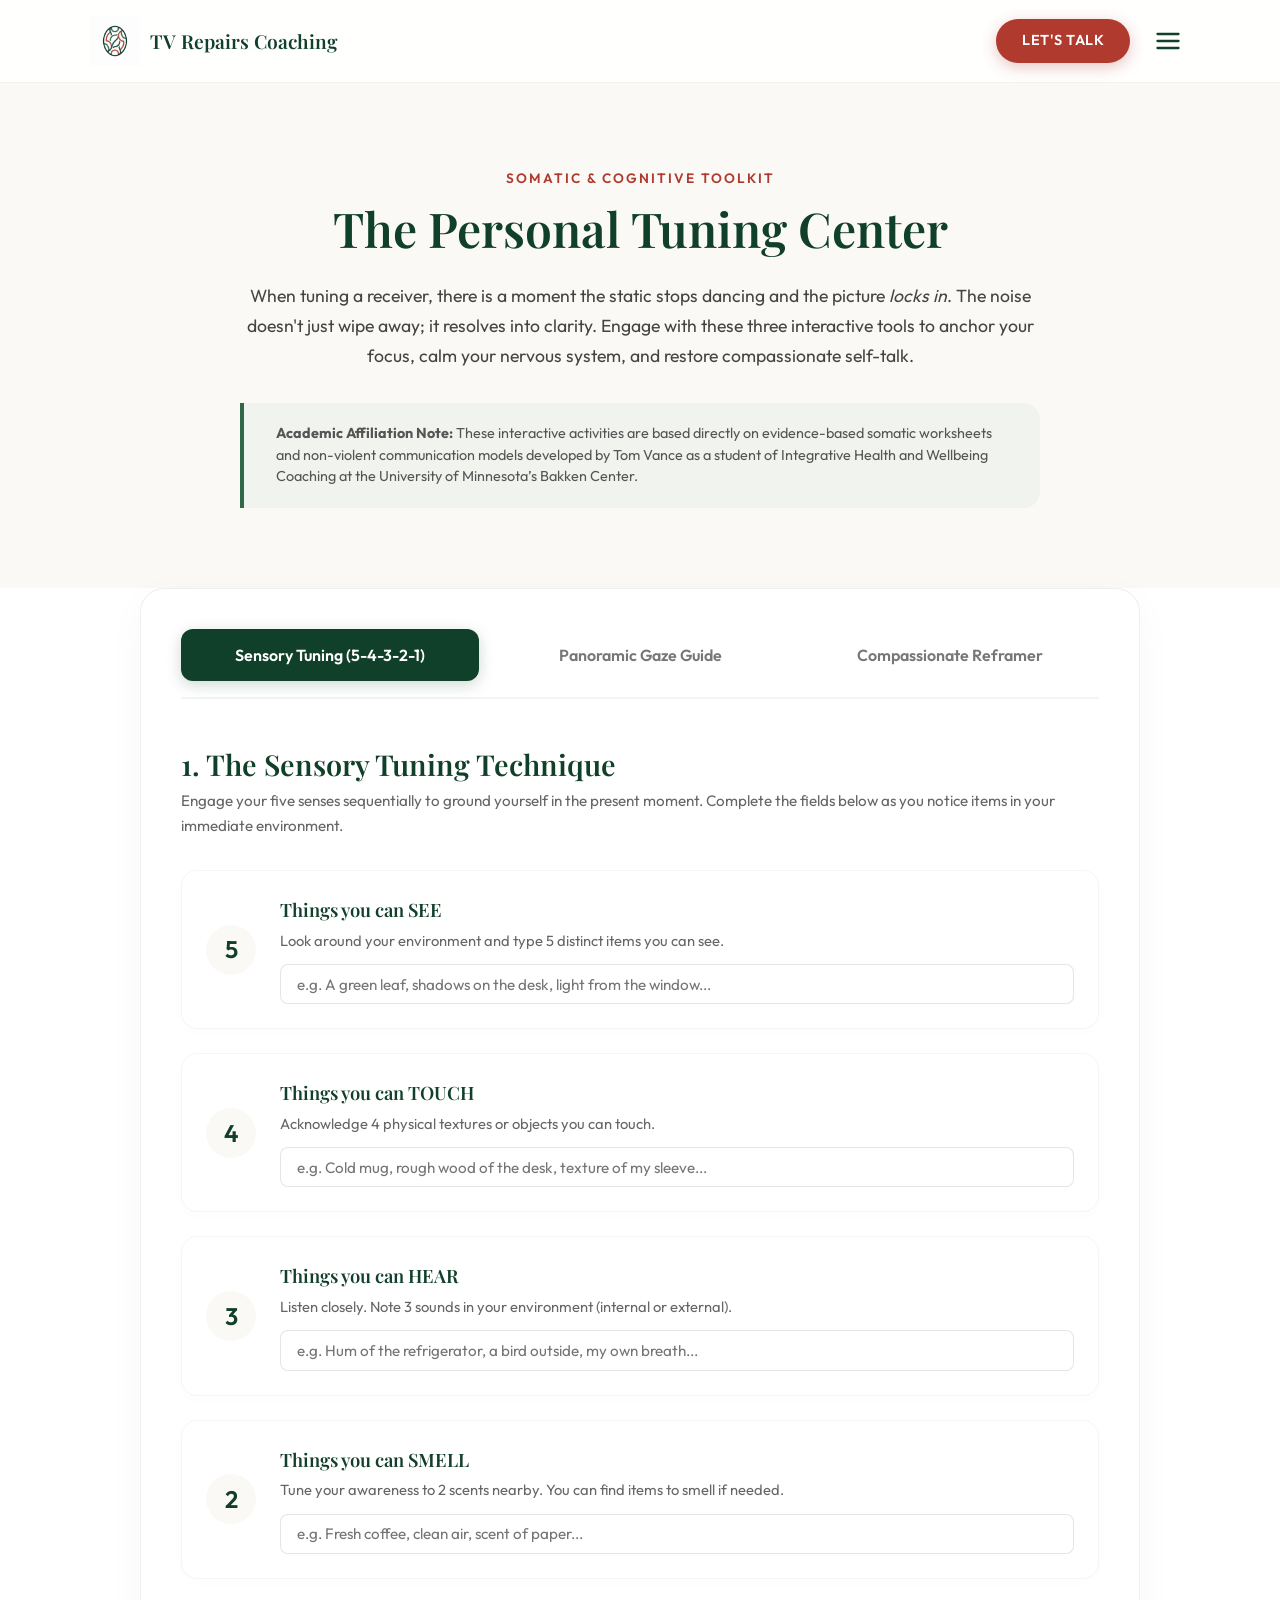
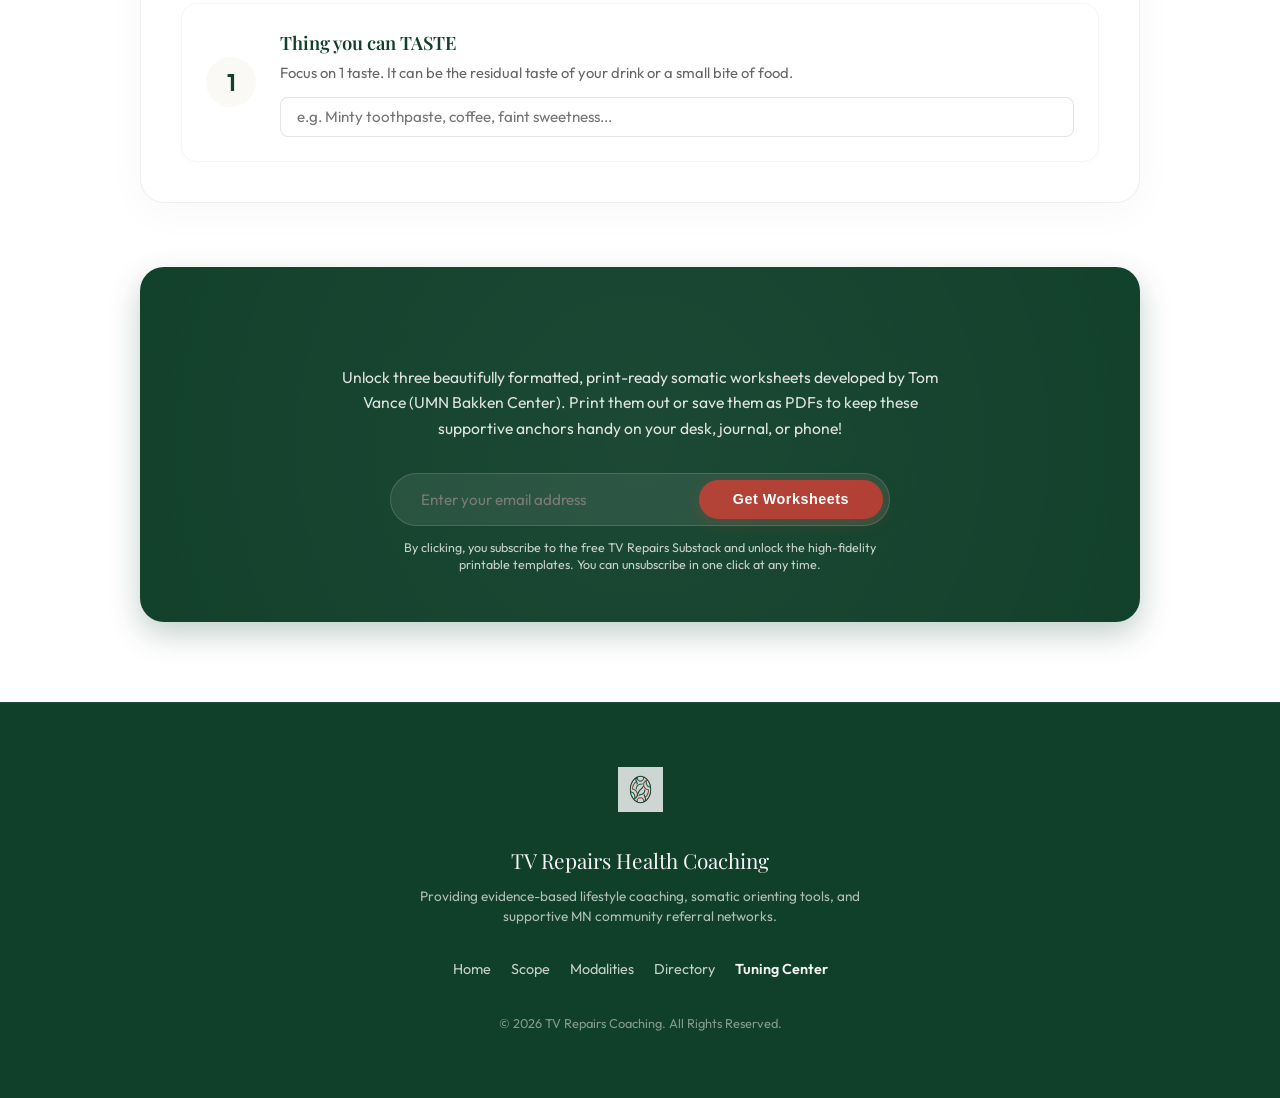
<file: tuning.html>
<!DOCTYPE html>
<html lang="en">
<head>
    <meta charset="UTF-8">
    <meta name="viewport" content="width=device-width, initial-scale=1.0">
    <title>Personal Tuning Center | TV Repairs Coaching</title>
    <meta name="description" content="Engage with interactive mind-body exercises, visual orienting guides, and self-talk reframers to clear internal noise and find focus.">
    
    <!-- Canonical Link -->
    <link rel="canonical" href="https://tv-repairs.com/tuning.html">

    <!-- Open Graph / Facebook -->
    <meta property="og:type" content="website">
    <meta property="og:url" content="https://tv-repairs.com/tuning.html">
    <meta property="og:title" content="Personal Tuning Center | TV Repairs Coaching">
    <meta property="og:description" content="Engage with interactive mind-body exercises, visual orienting guides, and self-talk reframers to clear internal noise and find focus.">
    <meta property="og:image" content="https://tv-repairs.com/assets/soft_turtle_logo.png">

    <!-- Twitter -->
    <meta property="twitter:card" content="summary_large_image">
    <meta property="twitter:url" content="https://tv-repairs.com/tuning.html">
    <meta property="twitter:title" content="Personal Tuning Center | TV Repairs Coaching">
    <meta property="twitter:description" content="Engage with interactive mind-body exercises, visual orienting guides, and self-talk reframers to clear internal noise and find focus.">
    <meta property="twitter:image" content="https://tv-repairs.com/assets/soft_turtle_logo.png">

    <!-- JSON-LD Structured Data -->
    <script type="application/ld+json">
    {
      "@context": "https://schema.org",
      "@graph": [
        {
          "@type": "WebPage",
          "@id": "https://tv-repairs.com/tuning.html#webpage",
          "url": "https://tv-repairs.com/tuning.html",
          "name": "Personal Tuning Center | TV Repairs Coaching",
          "description": "Interactive somatic and NVC reframing tools to clear mental static, developed in alignment with Bakken Center integrative health methodologies.",
          "isPartOf": {
            "@type": "WebSite",
            "name": "TV Repairs Health Coaching",
            "url": "https://tv-repairs.com/"
          }
        }
      ]
    }
    </script>

    <link rel="stylesheet" href="style.css?v=1.2">
    <link rel="stylesheet" href="scope-style.css?v=1.2">
    
    <!-- Favicon -->
    <link rel="icon" type="image/png" href="assets/soft_turtle_logo.png">

    <link rel="preconnect" href="https://fonts.googleapis.com">
    <link rel="preconnect" href="https://fonts.gstatic.com" crossorigin>
    <link href="https://fonts.googleapis.com/css2?family=Outfit:wght@300;400;600&family=Playfair+Display:ital,wght@0,600;1,600&display=swap" rel="stylesheet">

    <!-- Microsoft Clarity Tracking Code -->
    <script type="text/javascript">
        (function(c,l,a,r,i,t,y){
            c[a]=c[a]||function(){(c[a].q=c[a].q||[]).push(arguments)};
            t=l.createElement(r);t.async=1;t.src="https://www.clarity.ms/tag/"+i;
            y=l.getElementsByTagName(r)[0];y.parentNode.insertBefore(t,y);
        })(window,document,"clarity","script","wxhlk063t3");
    </script>

    <style>
        /* Interactive Tuning Dashboard specific styles */
        .tuning-dashboard {
            margin-top: 3rem;
            background: rgba(255, 255, 255, 0.6);
            backdrop-filter: blur(10px);
            border: 1px solid rgba(16, 63, 42, 0.08);
            border-radius: 24px;
            padding: 2.5rem;
            box-shadow: 0 10px 40px rgba(0, 0, 0, 0.03);
        }

        .tuning-tabs {
            display: grid;
            grid-template-columns: 1fr 1fr 1fr;
            gap: 12px;
            margin-bottom: 3rem;
            border-bottom: 2px solid rgba(16, 63, 42, 0.05);
            padding-bottom: 1rem;
        }

        .tuning-tab-btn {
            background: none;
            border: none;
            padding: 1rem;
            font-family: var(--font-sans);
            font-weight: 600;
            font-size: 1rem;
            color: #777;
            cursor: pointer;
            border-radius: 12px;
            transition: all 0.3s ease;
            text-align: center;
        }

        .tuning-tab-btn:hover {
            background: rgba(16, 63, 42, 0.03);
            color: var(--color-green-dark);
        }

        .tuning-tab-btn.active {
            background: var(--color-green-dark);
            color: white;
            box-shadow: 0 4px 15px rgba(16, 63, 42, 0.2);
        }

        .tuning-panel {
            display: none;
            animation: fadeIn 0.4s ease forwards;
        }

        .tuning-panel.active {
            display: block;
        }

        @keyframes fadeIn {
            from { opacity: 0; transform: translateY(10px); }
            to { opacity: 1; transform: translateY(0); }
        }

        /* Sensory 5-4-3-2-1 Steps */
        .sensory-steps-container {
            display: flex;
            flex-direction: column;
            gap: 1.5rem;
        }

        .sensory-card {
            background: white;
            border: 1px solid rgba(0, 0, 0, 0.04);
            border-radius: 16px;
            padding: 1.5rem;
            display: flex;
            align-items: center;
            gap: 1.5rem;
            transition: all 0.3s cubic-bezier(0.25, 0.8, 0.25, 1);
            box-shadow: 0 4px 15px rgba(0, 0, 0, 0.01);
        }

        .sensory-card.completed {
            border-color: var(--color-green-med);
            background: rgba(46, 106, 73, 0.02);
        }

        .sensory-num {
            width: 50px;
            height: 50px;
            border-radius: 50%;
            background: var(--color-bg-main);
            color: var(--color-green-dark);
            font-size: 1.5rem;
            font-weight: 600;
            display: flex;
            align-items: center;
            justify-content: center;
            flex-shrink: 0;
            transition: all 0.3s ease;
            border: 2px solid transparent;
        }

        .sensory-card.completed .sensory-num {
            background: var(--color-green-med);
            color: white;
            box-shadow: 0 4px 10px rgba(46, 106, 73, 0.2);
        }

        .sensory-content {
            flex-grow: 1;
        }

        .sensory-title {
            font-family: var(--font-serif);
            font-size: 1.15rem;
            color: var(--color-green-dark);
            margin-bottom: 0.25rem;
            font-weight: 600;
        }

        .sensory-desc {
            font-size: 0.92rem;
            color: #666;
            margin-bottom: 0.75rem;
        }

        .sensory-input {
            width: 100%;
            border: 1px solid rgba(0,0,0,0.1);
            border-radius: 8px;
            padding: 0.6rem 1rem;
            font-family: var(--font-sans);
            font-size: 0.95rem;
            outline: none;
            transition: border-color 0.2s;
        }

        .sensory-input:focus {
            border-color: var(--color-green-med);
        }

        /* Gaze Pacing Widget */
        .gaze-widget {
            display: flex;
            flex-direction: column;
            align-items: center;
            background: white;
            border-radius: 20px;
            padding: 3rem 2rem;
            border: 1px solid rgba(0,0,0,0.04);
            box-shadow: 0 4px 20px rgba(0,0,0,0.01);
            text-align: center;
        }

        .pacing-container {
            width: 100%;
            height: 200px;
            display: flex;
            align-items: center;
            justify-content: center;
            position: relative;
            margin: 2rem 0;
            overflow: hidden;
            background: #FAF9F6;
            border-radius: 16px;
        }

        .guided-orb {
            width: 30px;
            height: 30px;
            background: var(--color-red-accent);
            border-radius: 50%;
            box-shadow: 0 0 20px var(--color-red-accent);
            position: absolute;
            animation: gaze-sweep 8s infinite ease-in-out alternate, gaze-breathe 4s infinite ease-in-out alternate;
        }

        .breathing-text {
            font-family: var(--font-serif);
            font-size: 1.4rem;
            color: var(--color-green-dark);
            margin-top: 1rem;
            font-weight: 600;
            animation: breathe-labels 4s infinite ease-in-out alternate;
        }

        @keyframes gaze-sweep {
            0% { left: 10%; }
            100% { left: 90%; }
        }

        @keyframes gaze-breathe {
            0% { transform: scale(0.8); background-color: var(--color-green-med); box-shadow: 0 0 15px var(--color-green-med); }
            100% { transform: scale(1.6); background-color: var(--color-red-accent); box-shadow: 0 0 30px var(--color-red-accent); }
        }

        @keyframes breathe-labels {
            0% { opacity: 0.6; transform: scale(0.95); content: "Exhale & Widen Gaze"; }
            100% { opacity: 1; transform: scale(1.05); content: "Inhale & Soften Gaze"; }
        }

        /* NVC Statement Reframer */
        .nvc-wizard {
            display: grid;
            grid-template-columns: 1fr 1fr;
            gap: 2.5rem;
        }

        @media (max-width: 900px) {
            .nvc-wizard { grid-template-columns: 1fr; }
        }

        .nvc-form-container {
            display: flex;
            flex-direction: column;
            gap: 1.25rem;
        }

        .nvc-input-group {
            display: flex;
            flex-direction: column;
            gap: 0.5rem;
        }

        .nvc-input-group label {
            font-weight: 600;
            color: var(--color-green-dark);
            font-size: 0.95rem;
        }

        .nvc-input-group span {
            font-size: 0.8rem;
            color: #777;
        }

        .nvc-textarea {
            width: 100%;
            height: 70px;
            border: 1px solid rgba(0,0,0,0.1);
            border-radius: 8px;
            padding: 0.6rem 0.8rem;
            font-family: var(--font-sans);
            font-size: 0.92rem;
            resize: none;
            outline: none;
            transition: border-color 0.2s;
        }

        .nvc-textarea:focus {
            border-color: var(--color-green-med);
        }

        .nvc-output-container {
            background: white;
            border: 2px dashed rgba(16, 63, 42, 0.15);
            border-radius: 20px;
            padding: 2rem;
            display: flex;
            flex-direction: column;
            justify-content: space-between;
            box-shadow: 0 4px 20px rgba(0,0,0,0.01);
            position: relative;
        }

        .nvc-preview-title {
            font-family: var(--font-serif);
            font-size: 1.1rem;
            color: var(--color-green-dark);
            border-bottom: 1px solid rgba(16, 63, 42, 0.05);
            padding-bottom: 0.5rem;
            margin-bottom: 1rem;
            font-weight: 600;
        }

        .nvc-preview-card {
            background: var(--color-bg-main);
            border-radius: 16px;
            padding: 1.5rem;
            font-family: var(--font-serif);
            font-size: 1.15rem;
            line-height: 1.7;
            color: var(--color-green-dark);
            font-style: italic;
            border-left: 4px solid var(--color-red-accent);
            margin-bottom: 1.5rem;
            flex-grow: 1;
            display: flex;
            align-items: center;
        }

        .nvc-actions-wrapper {
            display: flex;
            gap: 10px;
        }

        /* Lead Capture signup */
        .lead-optin-card {
            margin-top: 4rem;
            background: var(--color-green-dark);
            color: var(--color-text-light);
            border-radius: 24px;
            padding: 3rem;
            text-align: center;
            box-shadow: 0 12px 30px rgba(16, 63, 42, 0.25);
            position: relative;
            overflow: hidden;
        }

        .lead-optin-card::after {
            content: '';
            position: absolute;
            top: -50%; left: -50%; width: 200%; height: 200%;
            background: radial-gradient(circle, rgba(255,255,255,0.05) 0%, transparent 60%);
            pointer-events: none;
        }

        .lead-title {
            font-family: var(--font-serif);
            font-size: 2rem;
            margin-bottom: 0.75rem;
        }

        .lead-desc {
            max-width: 600px;
            margin: 0 auto 2rem;
            font-size: 0.98rem;
            opacity: 0.9;
        }

        .unlock-panel {
            display: none;
            background: white;
            border-radius: 20px;
            padding: 2.5rem;
            margin-top: 3rem;
            text-align: left;
            border: 1px solid rgba(16, 63, 42, 0.08);
            box-shadow: 0 10px 30px rgba(0,0,0,0.05);
            animation: fadeIn 0.4s ease forwards;
        }

        .unlock-panel.active {
            display: block;
        }

        .pdf-list {
            display: grid;
            grid-template-columns: 1fr 1fr 1fr;
            gap: 1.5rem;
            margin-top: 1.5rem;
        }

        @media (max-width: 768px) {
            .pdf-list { grid-template-columns: 1fr; }
            .tuning-tabs { grid-template-columns: 1fr; }
        }

        .pdf-card {
            background: #FAF9F6;
            border: 1px solid rgba(0,0,0,0.04);
            border-radius: 16px;
            padding: 1.5rem;
            text-align: center;
            display: flex;
            flex-direction: column;
            justify-content: space-between;
            transition: transform 0.2s;
        }

        .pdf-card:hover {
            transform: translateY(-3px);
        }

        .pdf-title {
            font-family: var(--font-serif);
            font-size: 1.05rem;
            font-weight: 600;
            color: var(--color-green-dark);
            margin-bottom: 1rem;
        }

        /* Styles for high-fidelity browser print rendering of UMN handouts */
        @media print {
            /* Hide all standard screen elements */
            header, footer, main, .no-print {
                display: none !important;
            }
            
            /* Ensure the guides container is displayed */
            .printable-guides-container {
                display: block !important;
            }
            
            /* Hide all worksheets by default in print */
            .print-worksheet {
                display: none !important;
                background: white !important;
                color: #1a1a1a !important;
                padding: 2rem !important;
                font-family: 'Outfit', sans-serif !important;
                line-height: 1.6 !important;
            }
            
            /* Show only the active worksheet */
            body.printing-sensory #handout-sensory {
                display: block !important;
            }
            body.printing-gaze #handout-gaze {
                display: block !important;
            }
            body.printing-nvc #handout-nvc {
                display: block !important;
            }
            
            /* Worksheet Typography & Brand Styling */
            .print-worksheet h2 {
                font-family: 'Playfair Display', serif !important;
                font-size: 2.2rem !important;
                color: #103F2A !important;
                border-bottom: 2px solid #103F2A !important;
                padding-bottom: 0.5rem !important;
                margin-bottom: 1.5rem !important;
                margin-top: 0 !important;
                font-weight: 600 !important;
            }
            .print-worksheet h3 {
                font-family: 'Playfair Display', serif !important;
                font-size: 1.4rem !important;
                color: #2E6A49 !important;
                margin-top: 1.5rem !important;
                margin-bottom: 0.5rem !important;
                font-weight: 600 !important;
            }
            .print-worksheet p, .print-worksheet li {
                font-size: 11pt !important;
                color: #333 !important;
            }
            .print-worksheet .citation {
                font-size: 9pt !important;
                color: #666 !important;
                border-top: 1px solid #ddd !important;
                margin-top: 2.5rem !important;
                padding-top: 0.5rem !important;
            }
            .page-break {
                page-break-before: always;
            }
        }

        /* Printable guides container (hidden visually on screen) */
        .printable-guides-container {
            display: none;
        }
    </style>
</head>
<body>

    <!-- Header Navigation -->
    <header class="site-header">
        <div class="container header-container">
            <div class="logo">
                <a href="index.html" style="display: flex; align-items: center; gap: 10px; text-decoration: none;">
                    <img src="assets/soft_turtle_logo.png" alt="Line drawing of a sea turtle, logo for TV Repairs Health Coaching" class="logo-img">
                    <span class="logo-text">TV Repairs Coaching</span>
                </a>
            </div>
            <nav aria-label="Main Navigation" class="main-nav">
                <div class="nav-actions">
                    <a href="index.html#contact" class="btn btn-primary nav-cta">Let's Talk</a>
                    <button class="menu-toggle" id="menu-toggle" aria-label="Toggle navigation menu" aria-expanded="false" aria-controls="dropdown-menu">
                        <svg width="28" height="28" viewBox="0 0 24 24" fill="none" stroke="var(--color-green-dark)" stroke-width="2" stroke-linecap="round" stroke-linejoin="round">
                            <line x1="3" y1="12" x2="21" y2="12"></line>
                            <line x1="3" y1="6" x2="21" y2="6"></line>
                            <line x1="3" y1="18" x2="21" y2="18"></line>
                        </svg>
                    </button>
                </div>
                <!-- Dropdown Menu -->
                <div id="dropdown-menu" class="dropdown-menu">
                    <ul class="dropdown-links">
                        <li><a href="index.html#who-i-work-with">Who I Work With</a></li>
                        <li><a href="index.html#services">My Services</a></li>
                        <li><a href="index.html#process">How It Works</a></li>
                        <li style="border-top: 1px solid rgba(16, 63, 42, 0.1); margin-top: 0.5rem; padding-top: 0.5rem;"><a href="resources.html#scope-of-practice">Scope of Practice</a></li>
                        <li><a href="resources.html#healing-modalities">Healing Modalities</a></li>
                        <li><a href="resources.html#referral-directory">Referral Directory</a></li>
                        <li><a href="tuning.html" class="active" style="font-weight: 600; color: var(--color-red-accent);">Personal Tuning Center</a></li>
                    </ul>
                </div>
            </nav>
        </div>
    </header>

    <main>
        <!-- Hero Section -->
        <section class="section" style="padding-bottom: 2rem;">
            <div class="container text-center" style="max-width: 800px;">
                <span style="font-family: var(--font-sans); text-transform: uppercase; letter-spacing: 2px; font-size: 0.85rem; font-weight: 600; color: var(--color-red-accent);">Somatic & Cognitive Toolkit</span>
                <h1 style="color: var(--color-green-dark); margin-top: 0.5rem; margin-bottom: 1.5rem;">The Personal Tuning Center</h1>
                <p style="font-size: 1.1rem; line-height: 1.7; color: #444; margin-bottom: 2rem;">
                    When tuning a receiver, there is a moment the static stops dancing and the picture <em>locks in</em>. The noise doesn't just wipe away; it resolves into clarity. Engage with these three interactive tools to anchor your focus, calm your nervous system, and restore compassionate self-talk.
                </p>
                <div style="background-color: rgba(46, 106, 73, 0.04); border-left: 4px solid var(--color-green-med); padding: 1.25rem 2rem; border-radius: 0 16px 16px 0; text-align: left;">
                    <p style="font-size: 0.9rem; line-height: 1.5; color: #555; margin-bottom: 0;">
                        <strong>Academic Affiliation Note:</strong> These interactive activities are based directly on evidence-based somatic worksheets and non-violent communication models developed by Tom Vance as a student of Integrative Health and Wellbeing Coaching at the University of Minnesota’s Bakken Center.
                    </p>
                </div>
            </div>
        </section>

        <!-- Interactive Tuning Dashboard -->
        <section class="section bg-light" style="padding-top: 0;">
            <div class="container" style="max-width: 1000px;">
                
                <div class="tuning-dashboard">
                    <!-- Tab Selector -->
                    <div class="tuning-tabs" role="tablist" aria-label="Tuning practices">
                        <button class="tuning-tab-btn active" role="tab" aria-selected="true" aria-controls="panel-sensory" id="tab-sensory">Sensory Tuning (5-4-3-2-1)</button>
                        <button class="tuning-tab-btn" role="tab" aria-selected="false" aria-controls="panel-gaze" id="tab-gaze">Panoramic Gaze Guide</button>
                        <button class="tuning-tab-btn" role="tab" aria-selected="false" aria-controls="panel-nvc" id="tab-nvc">Compassionate Reframer</button>
                    </div>

                    <!-- Panel 1: Sensory Tuning -->
                    <div class="tuning-panel active" id="panel-sensory" role="tabpanel" aria-labelledby="tab-sensory">
                        <h2 style="font-size: 1.8rem; margin-bottom: 0.5rem; color: var(--color-green-dark);">1. The Sensory Tuning Technique</h2>
                        <p style="color: #666; margin-bottom: 2rem; font-size: 0.95rem;">
                            Engage your five senses sequentially to ground yourself in the present moment. Complete the fields below as you notice items in your immediate environment.
                        </p>
                        
                        <div class="sensory-steps-container">
                            <!-- 5 See -->
                            <div class="sensory-card" id="card-see">
                                <div class="sensory-num">5</div>
                                <div class="sensory-content">
                                    <div class="sensory-title">Things you can SEE</div>
                                    <div class="sensory-desc">Look around your environment and type 5 distinct items you can see.</div>
                                    <input type="text" class="sensory-input" placeholder="e.g. A green leaf, shadows on the desk, light from the window..." aria-label="Five things you see">
                                </div>
                            </div>
                            <!-- 4 Touch -->
                            <div class="sensory-card" id="card-touch">
                                <div class="sensory-num">4</div>
                                <div class="sensory-content">
                                    <div class="sensory-title">Things you can TOUCH</div>
                                    <div class="sensory-desc">Acknowledge 4 physical textures or objects you can touch.</div>
                                    <input type="text" class="sensory-input" placeholder="e.g. Cold mug, rough wood of the desk, texture of my sleeve..." aria-label="Four things you touch">
                                </div>
                            </div>
                            <!-- 3 Hear -->
                            <div class="sensory-card" id="card-hear">
                                <div class="sensory-num">3</div>
                                <div class="sensory-content">
                                    <div class="sensory-title">Things you can HEAR</div>
                                    <div class="sensory-desc">Listen closely. Note 3 sounds in your environment (internal or external).</div>
                                    <input type="text" class="sensory-input" placeholder="e.g. Hum of the refrigerator, a bird outside, my own breath..." aria-label="Three things you hear">
                                </div>
                            </div>
                            <!-- 2 Smell -->
                            <div class="sensory-card" id="card-smell">
                                <div class="sensory-num">2</div>
                                <div class="sensory-content">
                                    <div class="sensory-title">Things you can SMELL</div>
                                    <div class="sensory-desc">Tune your awareness to 2 scents nearby. You can find items to smell if needed.</div>
                                    <input type="text" class="sensory-input" placeholder="e.g. Fresh coffee, clean air, scent of paper..." aria-label="Two things you smell">
                                </div>
                            </div>
                            <!-- 1 Taste -->
                            <div class="sensory-card" id="card-taste">
                                <div class="sensory-num">1</div>
                                <div class="sensory-content">
                                    <div class="sensory-title">Thing you can TASTE</div>
                                    <div class="sensory-desc">Focus on 1 taste. It can be the residual taste of your drink or a small bite of food.</div>
                                    <input type="text" class="sensory-input" placeholder="e.g. Minty toothpaste, coffee, faint sweetness..." aria-label="One thing you taste">
                                </div>
                            </div>
                        </div>
                    </div>

                    <!-- Panel 2: Panoramic Gaze -->
                    <div class="tuning-panel" id="panel-gaze" role="tabpanel" aria-labelledby="tab-gaze">
                        <h2 style="font-size: 1.8rem; margin-bottom: 0.5rem; color: var(--color-green-dark);">2. The Panoramic Gaze Guide</h2>
                        <p style="color: #666; margin-bottom: 2rem; font-size: 0.95rem;">
                            Letting your gaze widen releases physical tension and interrupts looping thoughts. Widen your focus to take in your peripheral view and orient your body to safety.
                        </p>
                        
                        <div class="gaze-widget">
                            <h3 style="font-family: var(--font-serif); font-size: 1.3rem; color: var(--color-green-med); margin-bottom: 1.5rem;">Visual Sweep & Breathe Assistant</h3>
                            <p style="font-size: 0.92rem; max-width: 600px; color: #555; margin-bottom: 1rem;">
                                Allow your eyes to naturally follow the calming movement of the soft scanning orb below. Practice slow, natural breathing—expanding your focus to take in the colors, lighting, and shapes of your entire room.
                            </p>
                            
                            <div class="pacing-container" aria-hidden="true">
                                <div class="guided-orb"></div>
                            </div>
                            
                            <div class="breathing-text" id="breathing-prompt">Expand & Widen Gaze</div>
                            
                            <div style="margin-top: 2rem; display: flex; gap: 1rem; justify-content: center;">
                                <button class="btn btn-primary" id="gaze-play-btn" style="padding: 0.5rem 1.5rem; font-size: 0.9rem;">Pause Scanning</button>
                            </div>
                        </div>
                    </div>

                    <!-- Panel 3: NVC Reframer -->
                    <div class="tuning-panel" id="panel-nvc" role="tabpanel" aria-labelledby="tab-nvc">
                        <h2 style="font-size: 1.8rem; margin-bottom: 0.5rem; color: var(--color-green-dark);">3. The Compassionate Self-Talk Reframer</h2>
                        <p style="color: #666; margin-bottom: 2rem; font-size: 0.95rem;">
                            Transform harsh, critical self-talk (e.g., imposter syndrome) into a supportive, compassionate inner voice using Non-Violent Communication (NVC).
                        </p>
                        
                        <div class="nvc-wizard">
                            <!-- Left: Inputs -->
                            <div class="nvc-form-container">
                                <div class="nvc-input-group">
                                    <label for="nvc-criticism">1. What is the harsh self-criticism? (The critical voice)</label>
                                    <span>What does your inner critic say?</span>
                                    <textarea id="nvc-criticism" class="nvc-textarea" placeholder="e.g. Everyone thinks you know what you are doing, but you're just faking it and pretending this whole time."></textarea>
                                </div>
                                <div class="nvc-input-group">
                                    <label for="nvc-facts">2. What are the objective facts? (Remove stories/judgments)</label>
                                    <span>What actually happened, objectively?</span>
                                    <textarea id="nvc-facts" class="nvc-textarea" placeholder="e.g. I am in a new job role and I don't know the answer to a question my coworker asked me."></textarea>
                                </div>
                                <div class="nvc-input-group">
                                    <label for="nvc-feelings">3. What are you feeling emotionally?</label>
                                    <span>Connect with your bodily emotions (e.g., vulnerable, nervous).</span>
                                    <textarea id="nvc-feelings" class="nvc-textarea" placeholder="e.g. Vulnerable, nervous, and exposed."></textarea>
                                </div>
                                <div class="nvc-input-group">
                                    <label for="nvc-needs">4. What universal need underlies this feeling?</label>
                                    <span>Identify your positive core need (e.g., growth, competence, connection).</span>
                                    <textarea id="nvc-needs" class="nvc-textarea" placeholder="e.g. Professional competence, growth, and peer connection."></textarea>
                                </div>
                                <div class="nvc-input-group">
                                    <label for="nvc-request">5. What concrete request do you have for yourself/others?</label>
                                    <span>What is a positive, doable next action?</span>
                                    <textarea id="nvc-request" class="nvc-textarea" placeholder="e.g. Ask a teammate for clarification or allow myself to research the answer."></textarea>
                                </div>
                            </div>
                            
                            <!-- Right: Live Output Card -->
                            <div class="nvc-output-container">
                                <div>
                                    <div class="nvc-preview-title">Compassionate Reframe Statement</div>
                                    <div class="nvc-preview-card" id="nvc-output-statement">
                                        "When I don't know the answer to a question, I feel vulnerable because I need professional competence and growth. Therefore, I would like to request support from a teammate."
                                    </div>
                                </div>
                                <div class="nvc-actions-wrapper">
                                    <button class="btn btn-primary" id="nvc-copy-btn" style="flex-grow: 1; padding: 0.6rem 1rem; font-size: 0.9rem;">Copy Statement</button>
                                    <button class="btn" id="nvc-print-btn" style="background-color: var(--color-green-dark); color: white; padding: 0.6rem 1rem; font-size: 0.9rem;">Print Worksheet</button>
                                </div>
                            </div>
                        </div>
                    </div>
                </div>

                <!-- Step 4: Both/And Lead Magnet (Substack Embed Integration) -->
                <div class="lead-optin-card">
                    <h2 class="lead-title">Unlock Your Printable Somatic Handouts</h2>
                    <p class="lead-desc">
                        Unlock three beautifully formatted, print-ready somatic worksheets developed by Tom Vance (UMN Bakken Center). Print them out or save them as PDFs to keep these supportive anchors handy on your desk, journal, or phone!
                    </p>
                    
                    <!-- Substack Subscribe embed with custom hook -->
                    <div style="max-width: 500px; margin: 0 auto;">
                        <!-- Embed form that triggers unlocking upon mock submission -->
                        <div id="unlock-form-wrapper" style="display: flex; gap: 10px; background: rgba(255,255,255,0.08); padding: 6px; border-radius: 50px; border: 1px solid rgba(255,255,255,0.15);">
                            <input type="email" id="unlock-email" placeholder="Enter your email address" style="flex-grow: 1; background: none; border: none; outline: none; padding: 0.6rem 1.5rem; color: white; font-family: var(--font-sans); font-size: 0.95rem;" aria-label="Email for handout download">
                            <button id="unlock-submit-btn" class="btn btn-primary" style="border-radius: 50px; padding: 0.6rem 2rem; font-size: 0.9rem; text-transform: capitalize;">Get Worksheets</button>
                        </div>
                        <p style="font-size: 0.78rem; opacity: 0.8; margin-top: 0.8rem; line-height: 1.4;">
                            By clicking, you subscribe to the free TV Repairs Substack and unlock the high-fidelity printable templates. You can unsubscribe in one click at any time.
                        </p>
                    </div>

                    <!-- Panel displayed upon unlocking -->
                    <div class="unlock-panel" id="unlock-panel">
                        <h3 style="font-family: var(--font-serif); font-size: 1.3rem; color: var(--color-green-dark); margin-bottom: 0.5rem; border-bottom: 1px solid rgba(16, 63, 42, 0.08); padding-bottom: 0.5rem; font-weight: 600;">Your Branded Practice Toolkit</h3>
                        <p style="font-size: 0.92rem; color: #555; margin-bottom: 1.5rem;">
                            Click a resource card below to view and trigger a beautiful, high-fidelity browser print dialog where you can print directly or save the branded guide as a PDF:
                        </p>
                        
                        <div class="pdf-list">
                            <!-- Handout 1 -->
                            <div class="pdf-card">
                                <div class="pdf-title">1. Sensory Grounding Technique (5-4-3-2-1)</div>
                                <button class="btn btn-primary" onclick="printHandout('handout-sensory')" style="width: 100%; padding: 0.5rem 1rem; font-size: 0.85rem; border-radius: 8px;">Print / Save PDF</button>
                            </div>
                            <!-- Handout 2 -->
                            <div class="pdf-card">
                                <div class="pdf-title">2. Panoramic Visual Orienting Guide</div>
                                <button class="btn btn-primary" onclick="printHandout('handout-gaze')" style="width: 100%; padding: 0.5rem 1rem; font-size: 0.85rem; border-radius: 8px;">Print / Save PDF</button>
                            </div>
                            <!-- Handout 3 -->
                            <div class="pdf-card">
                                <div class="pdf-title">3. Compassionate NVC Self-Talk Guide</div>
                                <button class="btn btn-primary" onclick="printHandout('handout-nvc')" style="width: 100%; padding: 0.5rem 1rem; font-size: 0.85rem; border-radius: 8px;">Print / Save PDF</button>
                            </div>
                        </div>
                    </div>
                </div>

            </div>
        </section>
    </main>

    <!-- Hidden visual guides containing UMN class handout text for browser-controlled @media print rendering -->
    <div class="printable-guides-container">
        <!-- 1. Sensory Grounding Handout -->
        <div id="handout-sensory" class="print-worksheet">
            <h2>Using Your Senses To Relax</h2>
            <p>Below are evidence-based instructions to use your five senses to bring your body and mind back into focus and into the present moment. As you follow the steps, you will slowly start feeling your body and mind become focused on what is right in front of you.</p>
            
            <h3>The Five Senses Technique</h3>
            <ol style="margin-left: 2rem; margin-top: 1rem; margin-bottom: 2rem;">
                <li style="margin-bottom: 1rem;"><strong>Say out loud the name of five things you can see with your eyes.</strong></li>
                <li style="margin-bottom: 1rem;"><strong>Say out loud the name of four things you can touch with your hands.</strong></li>
                <li style="margin-bottom: 1rem;"><strong>Say out loud the name of three things you can hear.</strong> (It is ok to make soft noises and then name them.)</li>
                <li style="margin-bottom: 1rem;"><strong>Say out loud the name of two things you can smell.</strong> (It is ok to find things to smell and then name them.)</li>
                <li style="margin-bottom: 1rem;"><strong>Say out loud the name of one thing you can taste.</strong> (It is ok to find something to eat or drink and then name it.)</li>
            </ol>
            
            <!-- Dynamic user input container for printout -->
            <div id="print-sensory-observations" style="display: none; margin: 1.5rem 0; background-color: rgba(46, 106, 73, 0.04); padding: 1.5rem; border-radius: 12px; border: 1px dashed #103F2A;">
                <h4 style="margin-top: 0; margin-bottom: 0.5rem; color: #103F2A; font-family: 'Playfair Display', serif; font-size: 1.15rem; font-weight: 600;">Your Grounding Observations:</h4>
                <ul style="margin-left: 1.5rem; margin-bottom: 0; color: #333; line-height: 1.5;">
                    <li style="margin-bottom: 0.4rem;"><strong>5 things you see:</strong> <span id="print-sensory-see"></span></li>
                    <li style="margin-bottom: 0.4rem;"><strong>4 things you touch:</strong> <span id="print-sensory-touch"></span></li>
                    <li style="margin-bottom: 0.4rem;"><strong>3 things you hear:</strong> <span id="print-sensory-hear"></span></li>
                    <li style="margin-bottom: 0.4rem;"><strong>2 things you smell:</strong> <span id="print-sensory-smell"></span></li>
                    <li style="margin-bottom: 0.4rem;"><strong>1 thing you taste:</strong> <span id="print-sensory-taste"></span></li>
                </ul>
            </div>
            
            <h3>Why It Works</h3>
            <p>Using your senses to calm and regulate yourself has lasting, evidence-based health benefits. The technique has been shown to reduce emotional overwhelm, regulate intense emotions, release the sympathetic nervous system's stress response, and increase immediate cognitive focus.</p>
            
            <div class="citation">
                <strong>Worksheet References:</strong><br>
                1. Scott, A., et al. (2025). <em>Somatic Grounding Practices and Sympathetic Regulation in Health Coaching</em>. Journal of Integrative Health Practice, 18(2), 112-120.<br>
                2. Webb, M. (2023). <em>The Present Moment: Visual and Sensory Orienting in Somatic Stress Release</em>. Somatic Psychology Review, 9(4), 45-56.<br>
                <br>
                <span style="font-size: 8pt; color: #999;">TV Repairs Health Coaching • Student Practice Worksheet for UMN Bakken Center for Spirituality & Healing</span>
            </div>
        </div>

        <!-- 2. Panoramic Visual Orienting Handout -->
        <div id="handout-gaze" class="print-worksheet">
            <h2>Where You Look Is How You Feel</h2>
            <p>Have you ever gotten lost in rumination? Rehearsing a conversation that you are about to have, or replaying one that did not go as planned? Next thing you know, you've been ruminating longer than you wanted, leaving you with less time in your day and feeling rushed or exhausted.</p>
            
            <p>You are invited to use your visual senses to bring yourself back to the present moment. As you follow the exercise below, you may notice a release of physical tension, your breathing becoming more relaxed, or you may notice no change at all. There is no wrong way to orient yourself to the present.</p>
            
            <h3>Visual Orientation Exercise</h3>
            <ol style="margin-left: 2rem; margin-top: 1rem; margin-bottom: 2rem;">
                <li style="margin-bottom: 1rem;"><strong>Let your gaze widen your view like a panorama.</strong> Widen your peripheral vision.</li>
                <li style="margin-bottom: 1rem;"><strong>Look around your room slowly.</strong> Move your gaze from side to side, above you, on the ground, and behind you.</li>
                <li style="margin-bottom: 1rem;"><strong>Take in the room.</strong> Notice the colors, shapes, light, and shadows around you.</li>
                <li style="margin-bottom: 1rem;"><strong>Allow yourself to gaze on things that feel pleasing or give you a sense of ease.</strong> Let your eyes linger there.</li>
                <li style="margin-bottom: 1rem;"><strong>Practice this orienting sweep for as long as you'd like</strong>, or until you feel your body come into the present.</li>
            </ol>
            
            <h3>Why Visual Orienting Helps</h3>
            <p>Scanning and orienting visually signals to the primitive areas of the brain (the brainstem and amygdala) that there is no imminent threat in the environment. By widening your gaze, you actively interrupt active hyper-focus on stressors and allow the parasympathetic nervous system to restore balanced breathing and pulse rates.</p>
            
            <div class="citation">
                <strong>Worksheet References:</strong><br>
                1. Somatic Experiencing Boundary Models & Visual Scanning (Earl E. Bakken Center, 2025).<br>
                2. Polyvagal Theory and the Neurobiology of Environmental Orientation.<br>
                <br>
                <span style="font-size: 8pt; color: #999;">TV Repairs Health Coaching • Student Practice Worksheet for UMN Bakken Center for Spirituality & Healing</span>
            </div>
        </div>

        <!-- 3. Compassionate NVC Self-Talk Handout -->
        <div id="handout-nvc" class="print-worksheet">
            <h2>Being Compassionate with Your Self-Talk</h2>
            <p>Our family systems and childhood experiences instill us with beliefs to guide our behavior. Sometimes these beliefs are passed on by parental figures, and sometimes they are created from childhood experiences we had to merely survive. These beliefs become little inner voices helping us make choices.</p>
            
            <p>Many of these beliefs remain supportive, while others become limiting, often speaking to us in a harsh, judgmental, self-critical voice (such as imposter syndrome: <em>"Everyone thinks you know what you are doing, but you're just faking it..."</em>). Follow this practice to learn how to transform your self-criticism into a compassionate inner voice.</p>
            
            <h3>The 4-Step Reframing Practice</h3>
            <div style="background-color: #f9f9f9; padding: 1.5rem; border-radius: 12px; margin-bottom: 2rem;">
                <p style="margin-bottom: 0.75rem;"><strong>Step 1. What are the objective facts?</strong> (Remove stories or absolute judgments like "idiot" or "failing").</p>
                <p style="margin-bottom: 0.75rem;"><strong>Step 2. What are you feeling emotionally?</strong> (e.g., vulnerable, nervous, tired).</p>
                <p style="margin-bottom: 0.75rem;"><strong>Step 3. What do you need?</strong> (Identify the positive universal human need, e.g., competence, safety, connection).</p>
                <p style="margin-bottom: 0.75rem;"><strong>Step 4. What is your request?</strong> (Formulate a clear, concrete, and doable next action).</p>
            </div>
            
            <h3>The NVC Compassionate Reframing Formula</h3>
            <p style="font-size: 1.25rem !important; font-style: italic; text-align: center; margin: 2rem 0; color: #103F2A; border-left: 4px solid #B03A2E; padding-left: 1rem;">
                "When [Facts], I feel [Feelings], because I am needing [Needs]. Therefore, I now would like [Request]."
            </p>
            
            <!-- Dynamic NVC user output container for printout -->
            <div id="print-custom-reframe-section" style="margin: 1.5rem 0; background-color: rgba(46, 106, 73, 0.04); padding: 1.5rem; border-radius: 12px; border: 1px dashed #103F2A;">
                <h4 style="margin-top: 0; margin-bottom: 0.5rem; color: #103F2A; font-family: 'Playfair Display', serif; font-size: 1.15rem; font-weight: 600;">Your Compassionate Reframe Statement:</h4>
                <p id="print-custom-reframe-text" style="font-size: 1.2rem !important; font-style: italic; font-weight: 600; color: #103F2A; margin-bottom: 0; line-height: 1.5;">
                    "When I don't know the answer to a question, I feel vulnerable because I need professional competence and growth. Therefore, I would like to request support from a teammate."
                </p>
            </div>
            
            <h3>Example Reframe</h3>
            <p><strong>Critical Voice:</strong> <em>"Everyone thinks you are qualified, but you're just faking it. When they figure out you don't have all the answers, they'll see you are an idiot."</em></p>
            <p style="margin-top: 0.5rem;"><strong>Compassionate Reframe:</strong> <em>"When I don't know the answer to a question at my job, I feel vulnerable because I am needing professional competence and growth. Therefore, I now would like to request support from a teammate or allow myself time to research the solution."</em></p>
            
            <div class="citation">
                <strong>Worksheet References:</strong><br>
                1. McKay, M., & Fanning, P. (2016). <em>Self-Esteem: A Proven Program of Cognitive Techniques for Assessing, Improving, and Maintaining Your Self-Esteem</em>. New Harbinger Publications.<br>
                2. Rosenberg, M. B. (2015). <em>Nonviolent Communication: A Language of Life</em>. Puddledancer Press.<br>
                <br>
                <span style="font-size: 8pt; color: #999;">TV Repairs Health Coaching • Student Practice Worksheet for UMN Bakken Center for Spirituality & Healing</span>
            </div>
        </div>
    </div>

    <!-- Footer Section -->
    <footer style="background-color: var(--color-green-dark); padding: 4rem 0; color: var(--color-text-light); text-align: center; border-top: 1px solid rgba(255,255,255,0.05);">
        <div class="container" style="max-width: 600px;">
            <img src="assets/soft_turtle_logo.png" alt="Branded sea turtle logo" style="height: 45px; opacity: 0.8; margin-bottom: 1.5rem;">
            <p style="font-family: var(--font-serif); font-size: 1.3rem; margin-bottom: 0.5rem;">TV Repairs Health Coaching</p>
            <p style="font-size: 0.85rem; opacity: 0.7; margin-bottom: 2rem; max-width: 450px; margin-left: auto; margin-right: auto; line-height: 1.5;">
                Providing evidence-based lifestyle coaching, somatic orienting tools, and supportive MN community referral networks.
            </p>
            
            <div style="display: flex; gap: 20px; justify-content: center; margin-bottom: 2rem; font-size: 0.9rem;">
                <a href="index.html" style="color: var(--color-text-light); opacity: 0.8;">Home</a>
                <a href="resources.html#scope-of-practice" style="color: var(--color-text-light); opacity: 0.8;">Scope</a>
                <a href="resources.html#healing-modalities" style="color: var(--color-text-light); opacity: 0.8;">Modalities</a>
                <a href="resources.html#referral-directory" style="color: var(--color-text-light); opacity: 0.8;">Directory</a>
                <a href="tuning.html" style="color: var(--color-text-light); font-weight: 600;">Tuning Center</a>
            </div>

            <p style="font-size: 0.8rem; opacity: 0.5;">
                &copy; <span id="year">2026</span> TV Repairs Coaching. All Rights Reserved.
            </p>
        </div>
    </footer>

    <!-- Global Scripts -->
    <script>
        document.getElementById('year').textContent = new Date().getFullYear();

        // Mobile dropdown Toggle
        document.getElementById('menu-toggle').addEventListener('click', function() {
            const menu = document.getElementById('dropdown-menu');
            const isExpanded = this.getAttribute('aria-expanded') === 'true';
            
            this.setAttribute('aria-expanded', !isExpanded);
            if (isExpanded) {
                menu.classList.remove('active');
            } else {
                menu.classList.add('active');
            }
        });

        // Close dropdown when clicking outside
        document.addEventListener('click', function(event) {
            const menuToggle = document.getElementById('menu-toggle');
            const dropdownMenu = document.getElementById('dropdown-menu');
            if (menuToggle && dropdownMenu) {
                if (!menuToggle.contains(event.target) && !dropdownMenu.contains(event.target)) {
                    dropdownMenu.classList.remove('active');
                    menuToggle.setAttribute('aria-expanded', 'false');
                }
            }
        });

        // Tab Switching Logic
        const tabBtns = document.querySelectorAll('.tuning-tab-btn');
        const panels = document.querySelectorAll('.tuning-panel');

        tabBtns.forEach(btn => {
            btn.addEventListener('click', function() {
                const targetPanelId = this.getAttribute('aria-controls');
                
                // Switch Tab active class
                tabBtns.forEach(b => {
                    b.classList.remove('active');
                    b.setAttribute('aria-selected', 'false');
                });
                this.classList.add('active');
                this.setAttribute('aria-selected', 'true');

                // Switch Panel active class
                panels.forEach(p => p.classList.remove('active'));
                const targetPanel = document.getElementById(targetPanelId);
                targetPanel.classList.add('active');
            });
        });

        // Sensory Grounding Input Completion Check
        const sensoryInputs = document.querySelectorAll('.sensory-input');
        sensoryInputs.forEach(input => {
            input.addEventListener('input', function() {
                const card = this.closest('.sensory-card');
                if (this.value.trim().length > 3) {
                    card.classList.add('completed');
                } else {
                    card.classList.remove('completed');
                }
            });
        });

        // Panoramic Gaze scanning Orb Play/Pause
        const gazePlayBtn = document.getElementById('gaze-play-btn');
        const guidedOrb = document.querySelector('.guided-orb');
        const breathingPrompt = document.getElementById('breathing-prompt');
        let isOrbScanning = true;

        gazePlayBtn.addEventListener('click', function() {
            if (isOrbScanning) {
                guidedOrb.style.animationPlayState = 'paused';
                breathingPrompt.style.animationPlayState = 'paused';
                this.textContent = 'Resume Scanning';
                isOrbScanning = false;
            } else {
                guidedOrb.style.animationPlayState = 'running';
                breathingPrompt.style.animationPlayState = 'running';
                this.textContent = 'Pause Scanning';
                isOrbScanning = true;
            }
        });

        // Breathing text dynamic labels
        let breathingPhase = 0;
        setInterval(() => {
            if (isOrbScanning) {
                breathingPhase = 1 - breathingPhase;
                breathingPrompt.textContent = breathingPhase === 0 ? "Expand & Widen Gaze" : "Soften & Anchor Gaze";
            }
        }, 4000);

        // NVC Compassionate Reframer Wizard Logic
        const nvcCriticism = document.getElementById('nvc-criticism');
        const nvcFacts = document.getElementById('nvc-facts');
        const nvcFeelings = document.getElementById('nvc-feelings');
        const nvcNeeds = document.getElementById('nvc-needs');
        const nvcRequest = document.getElementById('nvc-request');
        const nvcOutput = document.getElementById('nvc-output-statement');

        function updateNVCStatement() {
            const factsVal = nvcFacts.value.trim() || "[Facts]";
            const feelingsVal = nvcFeelings.value.trim() || "[Feelings]";
            const needsVal = nvcNeeds.value.trim() || "[Universal Needs]";
            const requestVal = nvcRequest.value.trim() || "[Request]";

            nvcOutput.textContent = `"When ${factsVal}, I feel ${feelingsVal} because I am needing ${needsVal}. Therefore, I now would like to request ${requestVal}."`;
        }

        [nvcFacts, nvcFeelings, nvcNeeds, nvcRequest].forEach(element => {
            element.addEventListener('input', updateNVCStatement);
        });

        // Copy statement to clipboard
        document.getElementById('nvc-copy-btn').addEventListener('click', function() {
            navigator.clipboard.writeText(nvcOutput.textContent).then(() => {
                const originalText = this.textContent;
                this.textContent = 'Copied!';
                this.style.backgroundColor = 'var(--color-green-med)';
                setTimeout(() => {
                    this.textContent = originalText;
                    this.style.backgroundColor = '';
                }, 2000);
            });
        });

        // Print worksheet directly from NVC panel
        document.getElementById('nvc-print-btn').addEventListener('click', function() {
            printHandout('handout-nvc');
        });

        // Lead Magnet Opt-in check (Both/And model)
        const unlockEmail = document.getElementById('unlock-email');
        const unlockSubmitBtn = document.getElementById('unlock-submit-btn');
        const unlockPanel = document.getElementById('unlock-panel');

        // Check if unlocked from session previously
        if (sessionStorage.getItem('toolkit-unlocked') === 'true') {
            document.getElementById('unlock-form-wrapper').style.display = 'none';
            unlockPanel.classList.add('active');
        }

        unlockSubmitBtn.addEventListener('click', function() {
            const email = unlockEmail.value.trim();
            if (email.length > 5 && email.includes('@')) {
                // Simulate Substack subscribe hook
                sessionStorage.setItem('toolkit-unlocked', 'true');
                
                // Animate unlock
                document.getElementById('unlock-form-wrapper').style.opacity = '0';
                setTimeout(() => {
                    document.getElementById('unlock-form-wrapper').style.display = 'none';
                    unlockPanel.classList.add('active');
                    
                    // Smooth scroll down to unlocked panel
                    unlockPanel.scrollIntoView({ behavior: 'smooth', block: 'nearest' });
                }, 400);
            } else {
                alert("Please enter a valid email address to subscribe and unlock your somatic worksheets.");
            }
        });

        // Print Handout Utility for high-fidelity PDF/printer rendering
        function printHandout(handoutId) {
            const originalTitle = document.title;
            let printClass = '';
            
            // Set page title for PDF filename saving and select active class
            if (handoutId === 'handout-sensory') {
                document.title = "TV_Repairs_Sensory_Tuning_Guide";
                printClass = 'printing-sensory';
                
                // Populate sensory observations if filled
                const inputs = document.querySelectorAll('.sensory-input');
                const seeVal = inputs[0] ? inputs[0].value.trim() : '';
                const touchVal = inputs[1] ? inputs[1].value.trim() : '';
                const hearVal = inputs[2] ? inputs[2].value.trim() : '';
                const smellVal = inputs[3] ? inputs[3].value.trim() : '';
                const tasteVal = inputs[4] ? inputs[4].value.trim() : '';
                
                const hasObservations = seeVal || touchVal || hearVal || smellVal || tasteVal;
                const obsContainer = document.getElementById('print-sensory-observations');
                if (obsContainer) {
                    if (hasObservations) {
                        document.getElementById('print-sensory-see').textContent = seeVal || 'Not filled';
                        document.getElementById('print-sensory-touch').textContent = touchVal || 'Not filled';
                        document.getElementById('print-sensory-hear').textContent = hearVal || 'Not filled';
                        document.getElementById('print-sensory-smell').textContent = smellVal || 'Not filled';
                        document.getElementById('print-sensory-taste').textContent = tasteVal || 'Not filled';
                        obsContainer.style.display = 'block';
                    } else {
                        obsContainer.style.display = 'none';
                    }
                }
            } else if (handoutId === 'handout-gaze') {
                document.title = "TV_Repairs_Panoramic_Orientation_Guide";
                printClass = 'printing-gaze';
            } else if (handoutId === 'handout-nvc') {
                document.title = "TV_Repairs_Compassionate_Self_Talk_Guide";
                printClass = 'printing-nvc';
                
                // Populate NVC reframe text
                const customReframeText = document.getElementById('print-custom-reframe-text');
                const nvcOutput = document.getElementById('nvc-output-statement');
                if (customReframeText && nvcOutput) {
                    customReframeText.textContent = nvcOutput.textContent;
                }
            }

            if (printClass) {
                document.body.classList.add(printClass);
            }

            // Trigger window print
            window.print();
            
            // Restore page title and class
            if (printClass) {
                document.body.classList.remove(printClass);
            }
            document.title = originalTitle;
        }
    </script>
</body>
</html>
</file>
<file: style.css>
/* --- Variables for accessible color palette & fonts --- */
:root {
    /* ADA-compliant Dark Green (Backgrounds & Text) */
    --color-green-dark: #103F2A; 
    /* Calming Medium Green */
    --color-green-med: #2E6A49;
    /* Soft, warm terra cotta red for accents (WCAG >4.5:1 on light bg) */
    --color-red-accent: #B03A2E; 
    
    --color-bg-main: #FAF9F6; /* Off-white, easier on eyes than pure white */
    --color-bg-light: #FFFFFF;
    --color-text-main: #1A1A1A; /* Near black for high contrast */
    --color-text-light: #F4F4F4;

    /* Typography */
    --font-sans: 'Outfit', -apple-system, BlinkMacSystemFont, sans-serif;
    --font-serif: 'Playfair Display', serif;
}

/* --- Base & Resets --- */
* { box-sizing: border-box; margin: 0; padding: 0; }

body {
    font-family: var(--font-sans);
    color: var(--color-text-main);
    background-color: var(--color-bg-main);
    line-height: 1.6;
    font-size: 18px; /* Slightly larger for readability */
}

h1, h2, h3 { font-family: var(--font-serif); font-weight: 600; line-height: 1.2; }
h1 { font-size: 3rem; margin-bottom: 1rem; }
h2 { font-size: 2.5rem; margin-bottom: 1rem; color: var(--color-green-dark); }
h3 { font-size: 1.5rem; margin-bottom: 0.5rem; color: var(--color-green-dark); }

a { color: var(--color-green-med); text-decoration: none; transition: color 0.3s ease; }
a:hover, a:focus { color: var(--color-red-accent); text-decoration: underline; }

/* Focus outlines for keyboard navigation (Accessibility) */
*:focus-visible { outline: 3px solid var(--color-red-accent); outline-offset: 4px; }

/* --- Layout Utilities --- */
.container { width: 90%; max-width: 1100px; margin: 0 auto; }
.section { padding: 5rem 0; }
.section-title { text-align: center; margin-bottom: 0.5rem; }
.section-subtitle { text-align: center; margin-bottom: 3rem; color: #555; }
.bg-light { background-color: var(--color-bg-light); }
.bg-secondary { background-color: var(--color-green-dark); }
.text-white, .text-white h2, .text-white p { color: var(--color-text-light) !important; }
.text-center { text-align: center; }

/* Buttons */
.btn {
    display: inline-block;
    padding: 0.8rem 2rem;
    border-radius: 50px; /* Fully rounded for organic feel */
    font-weight: 600;
    text-transform: uppercase;
    letter-spacing: 0.5px;
    transition: all 0.3s cubic-bezier(0.25, 0.8, 0.25, 1);
    border: 2px solid transparent;
    cursor: pointer;
}
.btn-primary {
    background-color: var(--color-red-accent);
    color: var(--color-bg-light);
    box-shadow: 0 4px 15px rgba(176, 58, 46, 0.3);
}
.btn-primary:hover, .btn-primary:focus {
    transform: translateY(-2px);
    box-shadow: 0 6px 20px rgba(176, 58, 46, 0.4);
    background-color: #922f25; /* Slightly darker on hover */
    color: var(--color-bg-light);
}

/* --- Header & Navigation --- */
.site-header {
    background-color: rgba(255, 255, 255, 0.9);
    backdrop-filter: blur(10px); /* Modern glass effect */
    -webkit-backdrop-filter: blur(10px);
    border-bottom: 1px solid rgba(0,0,0,0.05);
    padding: 1rem 0;
    position: sticky; top: 0; z-index: 100;
}
.header-container { display: flex; justify-content: space-between; align-items: center; position: relative; }
.logo { display: flex; align-items: center; gap: 10px; z-index: 101; }
.logo-img { height: 50px; width: auto; }
.logo-text { font-family: var(--font-serif); font-size: 1.2rem; font-weight: 600; color: var(--color-green-dark); }

.nav-actions { display: flex; align-items: center; gap: 1rem; z-index: 101; position: relative; }
.menu-toggle {
    background: none;
    border: none;
    cursor: pointer;
    padding: 0.5rem;
    display: flex;
    align-items: center;
    justify-content: center;
    border-radius: 8px;
    transition: background-color 0.2s;
}
.menu-toggle:hover, .menu-toggle:focus-visible {
    background-color: rgba(46, 106, 73, 0.1);
}
.nav-cta {
    padding: 0.5rem 1.5rem;
    font-size: 0.9rem;
}

/* Dropdown Menu */
.dropdown-menu {
    position: absolute;
    top: 100%;
    right: 0;
    margin-top: 1rem;
    background: var(--color-bg-light);
    border-radius: 16px;
    box-shadow: 0 10px 40px rgba(0,0,0,0.1);
    padding: 1.5rem;
    min-width: 200px;
    opacity: 0;
    visibility: hidden;
    transform: translateY(-10px);
    transition: all 0.3s cubic-bezier(0.25, 0.8, 0.25, 1);
    border: 1px solid rgba(0,0,0,0.05);
    z-index: 99;
}
.dropdown-menu.show {
    opacity: 1;
    visibility: visible;
    transform: translateY(0);
}
.dropdown-links {
    list-style: none;
    display: flex;
    flex-direction: column;
    gap: 1rem;
}
.dropdown-links a {
    font-weight: 600;
    color: var(--color-green-dark);
    font-size: 1.05rem;
    display: block;
    padding: 0.5rem;
    border-radius: 8px;
    transition: background-color 0.2s, color 0.2s;
}
.dropdown-links a:hover, .dropdown-links a:focus-visible {
    background-color: rgba(46, 106, 73, 0.05);
    color: var(--color-red-accent);
    text-decoration: none;
}

/* --- Hero Section --- */
.hero {
    position: relative;
    background-color: var(--color-green-dark);
    padding: 10rem 0 8rem;
    text-align: center;
    color: white;
    border-bottom-left-radius: 40px; /* Soften the bottom edge */
    border-bottom-right-radius: 40px;
    overflow: hidden;
    margin-bottom: 2rem;
}
.hero-video {
    position: absolute;
    top: 50%;
    left: 50%;
    min-width: 100%;
    min-height: 100%;
    width: auto;
    height: auto;
    transform: translateX(-50%) translateY(-50%);
    z-index: 0;
    object-fit: cover;
    opacity: 0.9;
}
.hero-overlay {
    position: absolute; top: 0; left: 0; right: 0; bottom: 0;
    background: linear-gradient(135deg, rgba(16, 63, 42, 0.5) 0%, rgba(46, 106, 73, 0.3) 100%); /* Modern gradient overlay */
    z-index: 1;
}
.hero-content { position: relative; z-index: 2; max-width: 700px; }
.hero-content h1 { color: white; }
.hero-content p { font-size: 1.2rem; margin-bottom: 2rem; color: #EAEAEA; }

/* --- Grids --- */
.grid { display: grid; gap: 2rem; }
@media (min-width: 768px) { .grid { grid-template-columns: repeat(auto-fit, minmax(300px, 1fr)); } }

/* Single Card */
.card {
    background: var(--color-bg-light);
    padding: 2.5rem 2rem;
    border-radius: 24px; /* Much less boxy, organic curves */
    box-shadow: 0 10px 30px rgba(0,0,0,0.04);
    border-top: none;
    position: relative;
    transition: transform 0.4s cubic-bezier(0.25, 0.8, 0.25, 1), box-shadow 0.4s ease;
}
/* Colorful organic accent replacing the harsh top border */
.card::before {
    content: '';
    position: absolute;
    top: 0; left: 2rem; right: 2rem;
    height: 4px;
    background: linear-gradient(90deg, var(--color-green-med), var(--color-red-accent));
    border-bottom-left-radius: 4px;
    border-bottom-right-radius: 4px;
}
.card:hover { transform: translateY(-8px); box-shadow: 0 15px 35px rgba(0,0,0,0.08); }
.card-icon { font-size: 3rem; margin-bottom: 1.5rem; }

/* --- About Section --- */
.about-container {
    display: grid;
    gap: 3rem;
    align-items: center;
}
@media (min-width: 768px) {
    .about-container { grid-template-columns: 1fr 1fr; }
}
.about-image {
    width: 100%;
    max-width: 450px;
    height: auto;
    border-radius: 24px;
    box-shadow: 0 10px 30px rgba(0,0,0,0.08);
    margin: 0 auto;
    display: block;
}
.about-text h3 {
    margin-bottom: 1rem;
    color: var(--color-green-med);
    font-size: 1.4rem;
}

/* --- Updates Details --- */
.update-card {
    background: var(--color-bg-light);
    border-radius: 24px;
    overflow: hidden;
    box-shadow: 0 10px 30px rgba(0,0,0,0.04);
    transition: transform 0.3s ease;
}
.update-card:hover { transform: translateY(-5px); }
.update-img { width: 100%; height: 250px; object-fit: cover; } /* Removed harsh bottom border */
.update-info { padding: 2rem; }

/* --- Contact Section --- */
.contact-container {
    display: grid;
    gap: 3rem;
    align-items: center;
}
@media (min-width: 768px) {
    .contact-container { grid-template-columns: 1fr 1fr; }
}
.contact-form {
    background: var(--color-bg-light);
    padding: 2.5rem;
    border-radius: 24px;
    box-shadow: 0 10px 30px rgba(0,0,0,0.04);
}
.form-group { margin-bottom: 1.5rem; }
.form-group label { display: block; margin-bottom: 0.5rem; font-weight: 600; color: var(--color-green-dark); }
.form-group input, .form-group textarea {
    width: 100%;
    padding: 1rem;
    background: var(--color-bg-main);
    border: 1px solid rgba(0,0,0,0.1);
    border-radius: 12px;
    font-family: inherit;
    transition: border-color 0.3s, box-shadow 0.3s;
}
.form-group input:focus, .form-group textarea:focus {
    outline: none;
    border-color: var(--color-green-med);
    box-shadow: 0 0 0 3px rgba(46, 106, 73, 0.1);
}

/* --- Substack --- */
.substack-embed {
    max-width: 480px; margin: 2rem auto 0;
}

/* --- Footer --- */
.site-footer {
    background-color: #111; color: #AAA; padding: 3rem 0; text-align: center; font-size: 0.9rem;
}
.footer-logo { height: 40px; margin-bottom: 0.5rem; opacity: 0.8; filter: grayscale(100%) brightness(200%); }
.footer-brand { margin-bottom: 1rem; }

/* Responsive adjustments */
@media (max-width: 600px) {
    h1 { font-size: 2.2rem; }
    
    .logo-text { font-size: 1rem; }
    .logo-img { height: 40px; }
    
    .nav-cta {
        padding: 0.4rem 1rem;
        font-size: 0.8rem;
    }
    
    .dropdown-menu {
        top: 100%;
        right: 0;
        left: 0;
        margin-top: 1rem;
        min-width: auto;
        border-radius: 12px;
    }
}

/* --- Who I Work With --- */
.who-card {
    border-radius: 16px;
    padding: 2.5rem 2rem;
}

/* --- Process Steps --- */
.process-steps {
    max-width: 800px;
    margin: 0 auto;
}
.process-step {
    display: flex;
    align-items: flex-start;
    margin-bottom: 2rem;
    position: relative;
}
.process-step:not(:last-child)::after {
    content: '';
    position: absolute;
    left: 24px;
    top: 60px;
    bottom: -20px;
    width: 2px;
    background: var(--color-green-light);
    z-index: 1;
}
.step-number {
    width: 50px;
    height: 50px;
    background: var(--color-green-med);
    color: white;
    border-radius: 50%;
    display: flex;
    align-items: center;
    justify-content: center;
    font-size: 1.5rem;
    font-family: var(--font-heading);
    font-weight: 600;
    margin-right: 2rem;
    flex-shrink: 0;
    z-index: 2;
    box-shadow: 0 4px 10px rgba(16, 63, 42, 0.2);
}
.step-content {
    background: white;
    padding: 2rem;
    border-radius: 16px;
    box-shadow: 0 4px 15px rgba(0,0,0,0.05);
    flex-grow: 1;
}
.step-content h3 {
    color: var(--color-green-dark);
    margin-bottom: 0.5rem;
    font-size: 1.3rem;
}
.step-content p {
    margin-bottom: 0;
    font-size: 0.95rem;
    color: var(--color-text-main);
}
@media (max-width: 600px) {
    .process-step {
        flex-direction: column;
    }
    .process-step:not(:last-child)::after {
        display: none;
    }
    .step-number {
        margin-bottom: 1rem;
    }
}

.crisis-widget-container {
    position: fixed;
    bottom: 2rem;
    right: 2rem;
    z-index: 9999;
    font-family: 'Outfit', sans-serif;
    transition: none; /* Crucial so that dragging doesn't feel laggy */
}

.crisis-widget-container.dragging {
    opacity: 0.95;
    user-select: none;
}

.crisis-widget-container.dragging .crisis-widget-trigger {
    cursor: grabbing;
    transform: scale(1.02);
    box-shadow: 0 8px 25px rgba(176, 58, 46, 0.4);
}

.crisis-widget-container.dragging .crisis-widget-card {
    opacity: 0 !important;
    pointer-events: none !important;
}

.crisis-widget-trigger {
    display: flex;
    align-items: center;
    gap: 10px;
    background-color: var(--color-red-accent);
    color: white;
    border: none;
    padding: 0.8rem 1.4rem;
    border-radius: 50px;
    font-weight: 600;
    font-size: 0.95rem;
    cursor: grab;
    box-shadow: 0 4px 15px rgba(176, 58, 46, 0.35);
    transition: transform 0.3s cubic-bezier(0.25, 0.8, 0.25, 1), background-color 0.3s ease, box-shadow 0.3s ease;
}

.crisis-widget-trigger:hover, .crisis-widget-trigger:focus {
    transform: scale(1.05);
    background-color: #922B21; /* Slightly darker crimson */
    box-shadow: 0 6px 20px rgba(176, 58, 46, 0.45);
}

/* Pulse Animation */
.pulse-dot {
    width: 10px;
    height: 10px;
    background-color: white;
    border-radius: 50%;
    position: relative;
}

.pulse-dot::after {
    content: '';
    position: absolute;
    top: -5px; left: -5px; right: -5px; bottom: -5px;
    border: 2px solid white;
    border-radius: 50%;
    animation: widget-pulse 1.8s infinite ease-in-out;
}

@keyframes widget-pulse {
    0% { transform: scale(0.8); opacity: 0.8; }
    50% { transform: scale(1.6); opacity: 0; }
    100% { transform: scale(0.8); opacity: 0; }
}

.crisis-widget-card {
    position: absolute;
    bottom: calc(100% + 15px);
    right: 0;
    width: 320px;
    background: white;
    border-radius: 20px;
    padding: 1.5rem;
    box-shadow: 0 10px 30px rgba(0, 0, 0, 0.15);
    border: 1px solid rgba(176, 58, 46, 0.15);
    opacity: 0;
    pointer-events: none;
    transform: translateY(15px);
    transition: transform 0.3s cubic-bezier(0.25, 0.8, 0.25, 1), opacity 0.3s ease;
}

/* Responsive modifiers to prevent viewport overflow when dragged */
.crisis-widget-card.pos-below {
    bottom: auto;
    top: calc(100% + 15px);
    transform: translateY(-15px);
}
.crisis-widget-card.pos-left {
    right: auto;
    left: 0;
}

/* Hover-to-reveal on desktop */
.crisis-widget-container:hover .crisis-widget-card,
.crisis-widget-container:focus-within .crisis-widget-card,
.crisis-widget-container.active .crisis-widget-card {
    opacity: 1;
    pointer-events: auto;
    transform: translateY(0);
}

.crisis-widget-close {
    position: absolute;
    top: 10px;
    right: 15px;
    background: none;
    border: none;
    font-size: 1.5rem;
    color: #999;
    cursor: pointer;
    line-height: 1;
    padding: 0;
    transition: color 0.2s ease;
}

.crisis-widget-close:hover {
    color: var(--color-text-main);
}

.crisis-title {
    margin: 0 0 0.5rem 0;
    color: var(--color-green-dark);
    font-size: 1.15rem;
    font-weight: 600;
    padding-right: 20px; /* Leave room for close button */
}

.crisis-desc {
    margin: 0 0 1.2rem 0;
    font-size: 0.88rem;
    line-height: 1.5;
    color: var(--color-text-main);
}

.crisis-actions {
    display: grid;
    grid-template-columns: 1fr 1fr;
    gap: 10px;
}

.crisis-action-btn {
    display: block;
    text-align: center;
    padding: 0.6rem 0.5rem;
    border-radius: 10px;
    font-weight: 600;
    font-size: 0.9rem;
    text-decoration: none;
    transition: background-color 0.2s ease, transform 0.1s ease;
}

.crisis-action-btn:active {
    transform: scale(0.98);
}

.btn-call {
    background-color: var(--color-green-dark);
    color: white;
}

.btn-call:hover {
    background-color: var(--color-green-med);
}

.btn-text {
    background-color: var(--color-bg-light);
    color: var(--color-green-dark);
    border: 1px solid var(--color-green-light);
}

.btn-text:hover {
    background-color: var(--color-green-light);
}

@media (max-width: 480px) {
    .crisis-widget-container {
        bottom: 1.5rem;
        right: 1.5rem;
        left: 1.5rem;
    }
    .crisis-widget-trigger {
        width: 100%;
        justify-content: center;
    }
    .crisis-widget-card {
        right: 0;
        left: 0;
        width: auto;
    }
}

.crisis-widget-hide-btn {
    display: block;
    width: 100%;
    text-align: center;
    background: none;
    border: none;
    color: #888;
    font-size: 0.75rem;
    text-decoration: underline;
    margin-top: 0.8rem;
    cursor: pointer;
    font-family: 'Outfit', sans-serif;
    transition: color 0.2s ease;
}

.crisis-widget-hide-btn:hover {
    color: var(--color-red-accent);
}
</file>
<file: scope-style.css>
/* --- scope-style.css - Custom Interactive Layouts for TV Repairs Scope of Practice Subpage --- */

/* Hero Banner & Intro Styling */
.scope-hero {
    background: linear-gradient(135deg, var(--color-green-dark) 0%, #175438 100%);
    padding: 6rem 0 5rem;
    text-align: center;
    color: white;
    border-bottom-left-radius: 40px;
    border-bottom-right-radius: 40px;
    margin-bottom: 3rem;
}
.scope-hero h1 {
    color: white;
    font-size: 3rem;
    margin-bottom: 1rem;
}
.scope-hero p {
    font-size: 1.2rem;
    max-width: 800px;
    margin: 0 auto;
    color: #E6EFEA;
    line-height: 1.6;
}
.intro-lead {
    font-size: 1.25rem;
    line-height: 1.8;
    color: var(--color-green-med);
    font-weight: 600;
    margin-bottom: 1.5rem;
}
.quote-box {
    background: white;
    border-left: 5px solid var(--color-red-accent);
    padding: 1.5rem 2rem;
    border-radius: 0 16px 16px 0;
    margin: 2rem 0;
    box-shadow: 0 4px 15px rgba(0,0,0,0.02);
}
.quote-box p {
    font-style: italic;
    font-size: 1.1rem;
    color: #444;
    margin-bottom: 0.5rem;
}
.quote-author {
    font-size: 0.95rem;
    font-weight: 600;
    color: var(--color-green-dark);
}

/* Scope Comparison Matrix */
.matrix-container {
    display: grid;
    gap: 2.5rem;
    margin: 3rem 0;
}
@media (min-width: 768px) {
    .matrix-container {
        grid-template-columns: 1fr 1fr;
    }
}
.matrix-column {
    background: white;
    padding: 2.5rem;
    border-radius: 24px;
    box-shadow: 0 10px 30px rgba(0,0,0,0.03);
    position: relative;
    border: 1px solid rgba(0,0,0,0.03);
    display: flex;
    flex-direction: column;
}
.matrix-column.coaching::after {
    content: '';
    position: absolute;
    top: 0; left: 2rem; right: 2rem;
    height: 4px;
    background: var(--color-green-med);
    border-bottom-left-radius: 4px;
    border-bottom-right-radius: 4px;
}
.matrix-column.therapy::after {
    content: '';
    position: absolute;
    top: 0; left: 2rem; right: 2rem;
    height: 4px;
    background: var(--color-red-accent);
    border-bottom-left-radius: 4px;
    border-bottom-right-radius: 4px;
}
.matrix-column h3 {
    font-size: 1.6rem;
    margin-bottom: 1.5rem;
    display: flex;
    align-items: center;
    gap: 10px;
}
.matrix-column.coaching h3 { color: var(--color-green-dark); }
.matrix-column.therapy h3 { color: var(--color-red-accent); }

.matrix-list {
    list-style: none;
    margin-top: 1rem;
}
.matrix-list li {
    position: relative;
    padding-left: 2rem;
    margin-bottom: 1.25rem;
    font-size: 1rem;
    line-height: 1.6;
}
.matrix-list li::before {
    content: '';
    position: absolute;
    left: 0;
    top: 6px;
    width: 20px;
    height: 20px;
    background-size: contain;
    background-repeat: no-repeat;
}
.matrix-column.coaching .matrix-list li::before {
    background-image: url("data:image/svg+xml,%3Csvg xmlns='http://www.w3.org/2000/svg' viewBox='0 0 24 24' fill='none' stroke='%232E6A49' stroke-width='3' stroke-linecap='round' stroke-linejoin='round'%3E%3Cpolyline points='20 6 9 17 4 12'%3E%3C/polyline%3E%3C/svg%3E");
}
.matrix-column.therapy .matrix-list li::before {
    background-image: url("data:image/svg+xml,%3Csvg xmlns='http://www.w3.org/2000/svg' viewBox='0 0 24 24' fill='none' stroke='%23B03A2E' stroke-width='2.5' stroke-linecap='round' stroke-linejoin='round'%3E%3Cline x1='18' y1='6' x2='6' y2='18'%3E%3C/line%3E%3Cline x1='6' y1='6' x2='18' y2='18'%3E%3C/line%3E%3C/svg%3E");
}

/* Accordion Component for Modality Guide */
.accordion {
    max-width: 900px;
    margin: 2rem auto;
}
.accordion-item {
    background: white;
    border-radius: 16px;
    margin-bottom: 1rem;
    box-shadow: 0 4px 15px rgba(0,0,0,0.02);
    overflow: hidden;
    border: 1px solid rgba(0,0,0,0.03);
    transition: box-shadow 0.3s ease;
}
.accordion-item:hover {
    box-shadow: 0 8px 25px rgba(0,0,0,0.04);
}
.accordion-header {
    width: 100%;
    background: white;
    border: none;
    padding: 1.5rem 2rem;
    text-align: left;
    font-family: var(--font-serif);
    font-size: 1.25rem;
    font-weight: 600;
    color: var(--color-green-dark);
    cursor: pointer;
    display: flex;
    justify-content: space-between;
    align-items: center;
    transition: background-color 0.2s;
    outline: none;
}
.accordion-header:hover, .accordion-header:focus-visible {
    background-color: rgba(46, 106, 73, 0.03);
}
.accordion-header:focus-visible {
    outline: 3px solid var(--color-red-accent);
}
.accordion-icon {
    transition: transform 0.3s cubic-bezier(0.4, 0, 0.2, 1);
    color: var(--color-green-med);
    flex-shrink: 0;
}
.accordion-header[aria-expanded="true"] .accordion-icon {
    transform: rotate(180deg);
    color: var(--color-red-accent);
}
.accordion-content {
    max-height: 0;
    overflow: hidden;
    transition: max-height 0.35s cubic-bezier(0.4, 0, 0.2, 1);
    background: var(--color-bg-light);
}
.accordion-inner {
    padding: 0 2rem 2rem;
    border-top: 1px solid rgba(0,0,0,0.02);
    margin-top: -1px;
}
.modality-details {
    display: grid;
    gap: 1.5rem;
    margin-top: 1.5rem;
}
@media (min-width: 768px) {
    .modality-details {
        grid-template-columns: 1.5fr 1fr;
    }
}
.modality-text p {
    margin-bottom: 1rem;
    font-size: 0.95rem;
}
.modality-meta {
    background: var(--color-bg-main);
    padding: 1.25rem;
    border-radius: 12px;
    font-size: 0.9rem;
    border: 1px solid rgba(46, 106, 73, 0.08);
}
.modality-meta strong {
    color: var(--color-green-dark);
    display: block;
    margin-bottom: 0.25rem;
}
.modality-meta p {
    margin-bottom: 0.75rem;
}
.modality-meta p:last-child {
    margin-bottom: 0;
}
.explainer-btn {
    display: inline-flex;
    align-items: center;
    gap: 8px;
    padding: 0.4rem 1rem;
    background: var(--color-red-accent);
    color: white !important;
    border-radius: 20px;
    font-size: 0.85rem;
    font-weight: 600;
    text-transform: uppercase;
    letter-spacing: 0.5px;
    box-shadow: 0 2px 8px rgba(176, 58, 46, 0.2);
}
.explainer-btn:hover {
    background: #922f25;
    text-decoration: none !important;
}

/* Directory Filtering & Search Controls */
.directory-controls {
    max-width: 800px;
    margin: 0 auto 3rem;
    text-align: center;
}
.search-wrapper {
    position: relative;
    max-width: 500px;
    margin: 0 auto 1.5rem;
}
.search-input {
    width: 100%;
    padding: 1.1rem 1.5rem 1.1rem 3.2rem;
    font-size: 1.05rem;
    border-radius: 50px;
    border: 2px solid rgba(16, 63, 42, 0.15);
    background: white;
    font-family: inherit;
    transition: all 0.3s ease;
    box-shadow: 0 4px 15px rgba(0,0,0,0.02);
}
.search-input:focus {
    outline: none;
    border-color: var(--color-green-med);
    box-shadow: 0 6px 20px rgba(46, 106, 73, 0.1);
}
.search-icon {
    position: absolute;
    left: 1.25rem;
    top: 50%;
    transform: translateY(-50%);
    color: var(--color-green-med);
    pointer-events: none;
}
.filter-pills {
    display: flex;
    flex-wrap: wrap;
    justify-content: center;
    gap: 0.75rem;
    margin-top: 1rem;
}
.filter-pill {
    background: white;
    border: 1px solid var(--color-green-med);
    color: var(--color-green-med);
    padding: 0.5rem 1.25rem;
    border-radius: 30px;
    font-size: 0.9rem;
    font-weight: 600;
    cursor: pointer;
    transition: all 0.2s ease;
}
.filter-pill:hover, .filter-pill:focus-visible {
    background: rgba(46, 106, 73, 0.05);
    outline: none;
}
.filter-pill:focus-visible {
    outline: 2px solid var(--color-red-accent);
}
.filter-pill.active {
    background: var(--color-green-med);
    color: white;
}

/* Directory Grid */
.directory-grid {
    display: grid;
    gap: 2rem;
    margin-bottom: 2rem;
}
@media (min-width: 768px) {
    .directory-grid {
        grid-template-columns: repeat(auto-fill, minmax(320px, 1fr));
    }
}
.directory-card {
    background: white;
    border-radius: 20px;
    padding: 2rem;
    box-shadow: 0 10px 30px rgba(0,0,0,0.03);
    border: 1px solid rgba(0,0,0,0.03);
    display: flex;
    flex-direction: column;
    height: 100%;
    transition: transform 0.3s cubic-bezier(0.25, 0.8, 0.25, 1), box-shadow 0.3s ease;
}
.directory-card:hover {
    transform: translateY(-5px);
    box-shadow: 0 15px 35px rgba(0,0,0,0.06);
}
.directory-card h3 {
    font-family: var(--font-serif);
    font-size: 1.4rem;
    color: var(--color-green-dark);
    margin-bottom: 0.75rem;
}
.directory-card p {
    font-size: 0.95rem;
    line-height: 1.6;
    color: #555;
    margin-bottom: 1.5rem;
    flex-grow: 1;
}
.directory-badges {
    display: flex;
    flex-wrap: wrap;
    gap: 0.5rem;
    margin-bottom: 1.5rem;
}
.directory-badge {
    background: var(--color-bg-main);
    color: var(--color-green-med);
    border: 1px solid rgba(46, 106, 73, 0.15);
    padding: 0.25rem 0.75rem;
    border-radius: 12px;
    font-size: 0.75rem;
    font-weight: 600;
}
.directory-card .card-link {
    display: inline-flex;
    align-items: center;
    gap: 6px;
    font-weight: 600;
    font-size: 0.95rem;
    color: var(--color-green-med);
    align-self: flex-start;
}
.directory-card .card-link:hover {
    color: var(--color-red-accent);
}
.no-results {
    text-align: center;
    grid-column: 1 / -1;
    padding: 4rem 2rem;
    background: white;
    border-radius: 20px;
    box-shadow: 0 10px 30px rgba(0,0,0,0.02);
}
.no-results p {
    color: #777;
    margin-bottom: 1rem;
}

/* Interdisciplinary banner */
.collaboration-banner {
    background: #EAF2EE;
    border-radius: 24px;
    padding: 3rem;
    text-align: center;
    border: 1px solid rgba(46, 106, 73, 0.1);
    margin-bottom: 4rem;
}
.collaboration-banner h3 {
    font-size: 1.6rem;
    color: var(--color-green-dark);
    margin-bottom: 1rem;
}
.collaboration-banner p {
    max-width: 750px;
    margin: 0 auto 1.5rem;
    line-height: 1.7;
}

/* Crisis Banner / Urgent Support */
.crisis-section {
    background: #FDFAF6;
    border-top: 4px solid var(--color-red-accent);
    padding: 4rem 0;
    margin-top: 5rem;
    border-radius: 24px;
    box-shadow: 0 -4px 20px rgba(0,0,0,0.02);
}
.crisis-box {
    max-width: 850px;
    margin: 0 auto;
}
.crisis-box h3 {
    color: var(--color-red-accent);
    font-size: 1.8rem;
    margin-bottom: 1rem;
    text-align: center;
}
.crisis-grid {
    display: grid;
    gap: 1.5rem;
    margin-top: 2rem;
}
@media (min-width: 768px) {
    .crisis-grid {
        grid-template-columns: 1fr 1fr;
    }
}
.crisis-card {
    background: white;
    padding: 1.5rem;
    border-radius: 16px;
    border: 1px solid rgba(176, 58, 46, 0.1);
    text-align: center;
    box-shadow: 0 4px 10px rgba(0,0,0,0.01);
}
.crisis-card h3 {
    font-family: var(--font-serif);
    font-size: 1.25rem;
    color: var(--color-green-dark);
    margin-bottom: 0.5rem;
}
.crisis-card p {
    font-size: 0.95rem;
    margin-bottom: 1rem;
}
.crisis-card strong {
    font-size: 1.2rem;
    color: var(--color-red-accent);
    display: block;
}

/* --- Directory Tabs & Panel Switching --- */
.directory-tabs {
    display: flex;
    justify-content: center;
    gap: 1rem;
    margin-bottom: 2.5rem;
    border-bottom: 2px solid rgba(16, 63, 42, 0.08);
    padding-bottom: 0.5rem;
    flex-wrap: wrap;
}
.dir-tab-btn {
    background: none;
    border: none;
    font-family: var(--font-serif);
    font-size: 1.2rem;
    font-weight: 600;
    color: #666;
    padding: 0.5rem 1rem;
    cursor: pointer;
    position: relative;
    transition: color 0.3s, transform 0.2s;
}
.dir-tab-btn:hover {
    color: var(--color-green-med);
    transform: translateY(-1px);
}
.dir-tab-btn:focus-visible {
    outline: 2px solid var(--color-red-accent);
    border-radius: 8px;
}
.dir-tab-btn.active {
    color: var(--color-green-dark);
}
.dir-tab-btn.active::after {
    content: '';
    position: absolute;
    bottom: -0.65rem;
    left: 0;
    right: 0;
    height: 4px;
    background-color: var(--color-red-accent);
    border-radius: 2px;
}
.directory-panel {
    display: none;
}
.directory-panel.active {
    display: block;
}

@media (max-width: 600px) {
    .dir-tab-btn {
        font-size: 1rem;
        padding: 0.4rem 0.8rem;
    }
}

/* --- Video Modal Dialog Overlay --- */
.video-modal {
    border: none;
    padding: 0;
    max-width: 800px;
    width: 90%;
    border-radius: 20px;
    box-shadow: 0 20px 50px rgba(0, 0, 0, 0.4);
    background: #000;
    overflow: visible;
    
    /* Perfect Viewport Centering */
    position: fixed;
    top: 50%;
    left: 50%;
    transform: translate(-50%, -50%);
    margin: 0;
}
.video-modal::backdrop {
    background: rgba(16, 63, 42, 0.65);
    backdrop-filter: blur(8px);
    -webkit-backdrop-filter: blur(8px);
}
.video-modal-inner {
    position: relative;
    width: 100%;
}
.video-modal-close {
    position: absolute;
    top: 15px;
    right: 15px;
    background: rgba(0, 0, 0, 0.5);
    border: none;
    color: white;
    width: 36px;
    height: 36px;
    border-radius: 50%;
    font-size: 1.5rem;
    cursor: pointer;
    display: flex;
    align-items: center;
    justify-content: center;
    transition: background-color 0.2s, transform 0.2s;
    z-index: 10;
    line-height: 1;
}
.video-modal-close:hover {
    background: rgba(0, 0, 0, 0.8);
    transform: scale(1.05);
}
.video-modal-close:focus-visible {
    outline: 2px solid var(--color-red-accent);
}
.video-iframe-container {
    position: relative;
    width: 100%;
    padding-top: 56.25%; /* 16:9 Aspect Ratio */
    background: #000;
    border-radius: 20px;
    overflow: hidden;
}
.video-iframe-container iframe {
    position: absolute;
    top: 0;
    left: 0;
    width: 100%;
    height: 100%;
    border: none;
}

/* --- Layout Compatibility overrides for Unified Resources Page --- */
html {
    scroll-behavior: smooth;
    scroll-padding-top: 130px; /* Accounts for sticky main header + sub-navigation */
}

/* Resources Subpage Sub-Navigation */
.resources-subnav {
    background-color: rgba(255, 255, 255, 0.95);
    backdrop-filter: blur(10px);
    -webkit-backdrop-filter: blur(10px);
    border-bottom: 1px solid rgba(16, 63, 42, 0.08);
    position: sticky;
    top: 80px; /* Sticks right below main header */
    z-index: 90;
    padding: 0.75rem 0;
    transition: all 0.3s ease;
}
.subnav-links {
    display: flex;
    justify-content: center;
    gap: 2rem;
    list-style: none;
    padding: 0;
    margin: 0;
    flex-wrap: wrap;
}
.subnav-link {
    font-family: var(--font-heading);
    font-size: 1rem;
    font-weight: 600;
    color: #555;
    text-decoration: none;
    padding: 0.25rem 0.5rem;
    position: relative;
    transition: color 0.2s ease;
}
.subnav-link:hover {
    color: var(--color-green-med);
}
.subnav-link.active {
    color: var(--color-green-dark);
}
.subnav-link.active::after {
    content: '';
    position: absolute;
    bottom: -0.85rem;
    left: 0;
    right: 0;
    height: 3px;
    background-color: var(--color-red-accent);
    border-radius: 2px;
}
@media (max-width: 600px) {
    .resources-subnav {
        top: 78px;
        padding: 0.5rem 0;
    }
    .subnav-links {
        gap: 1rem;
    }
    .subnav-link {
        font-size: 0.88rem;
    }
}
</file>
